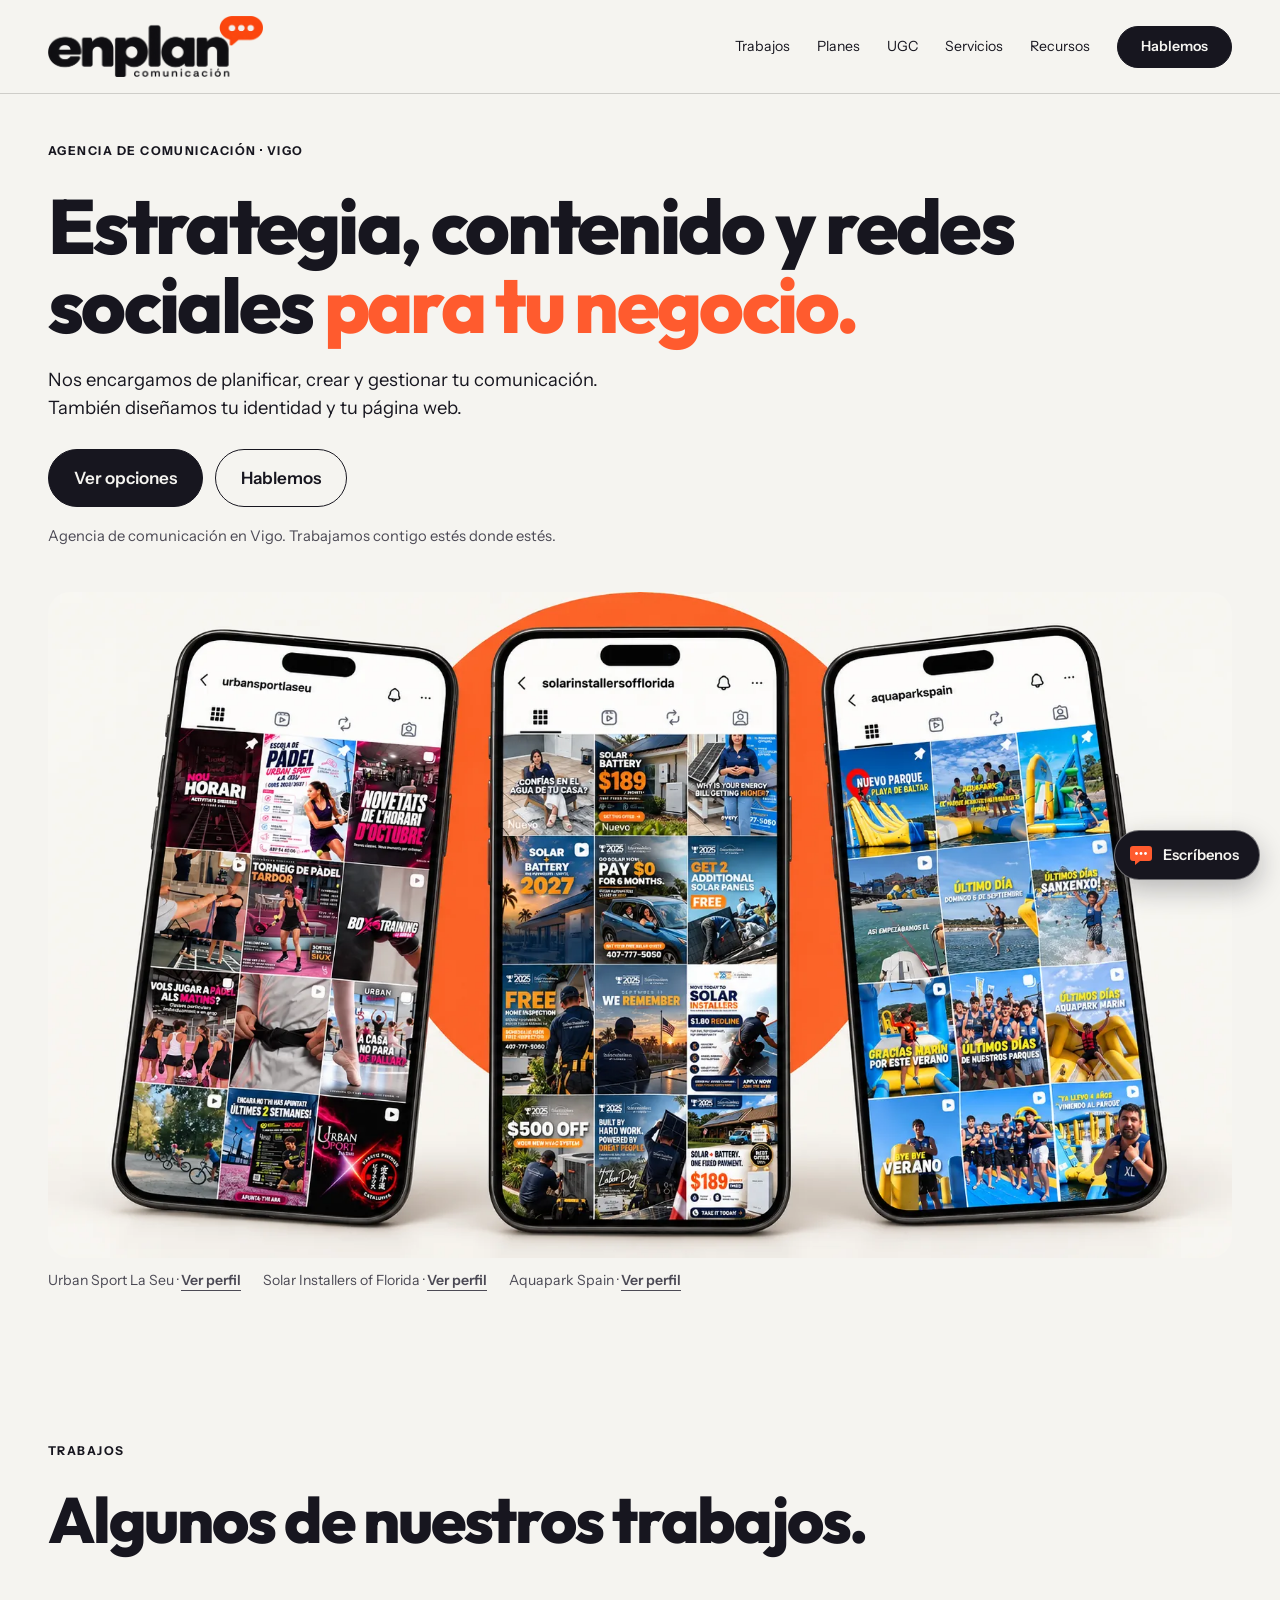
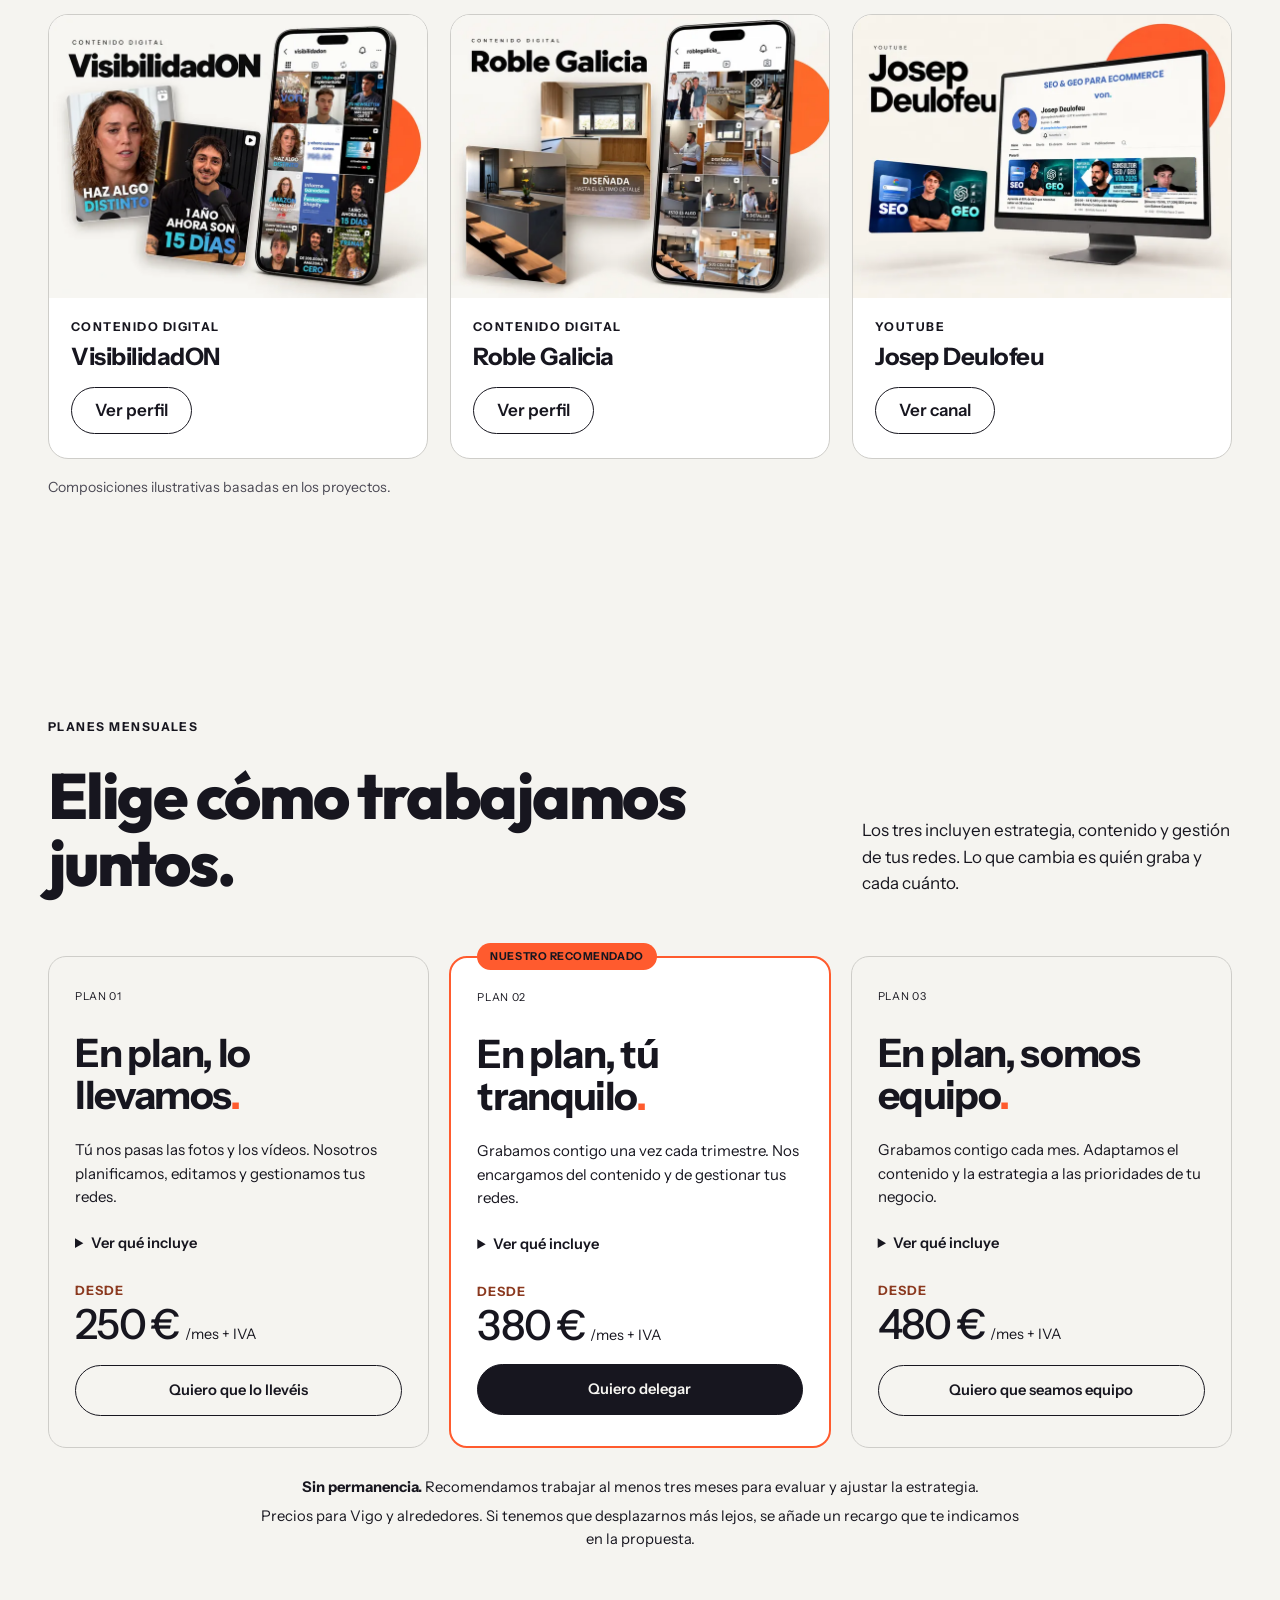
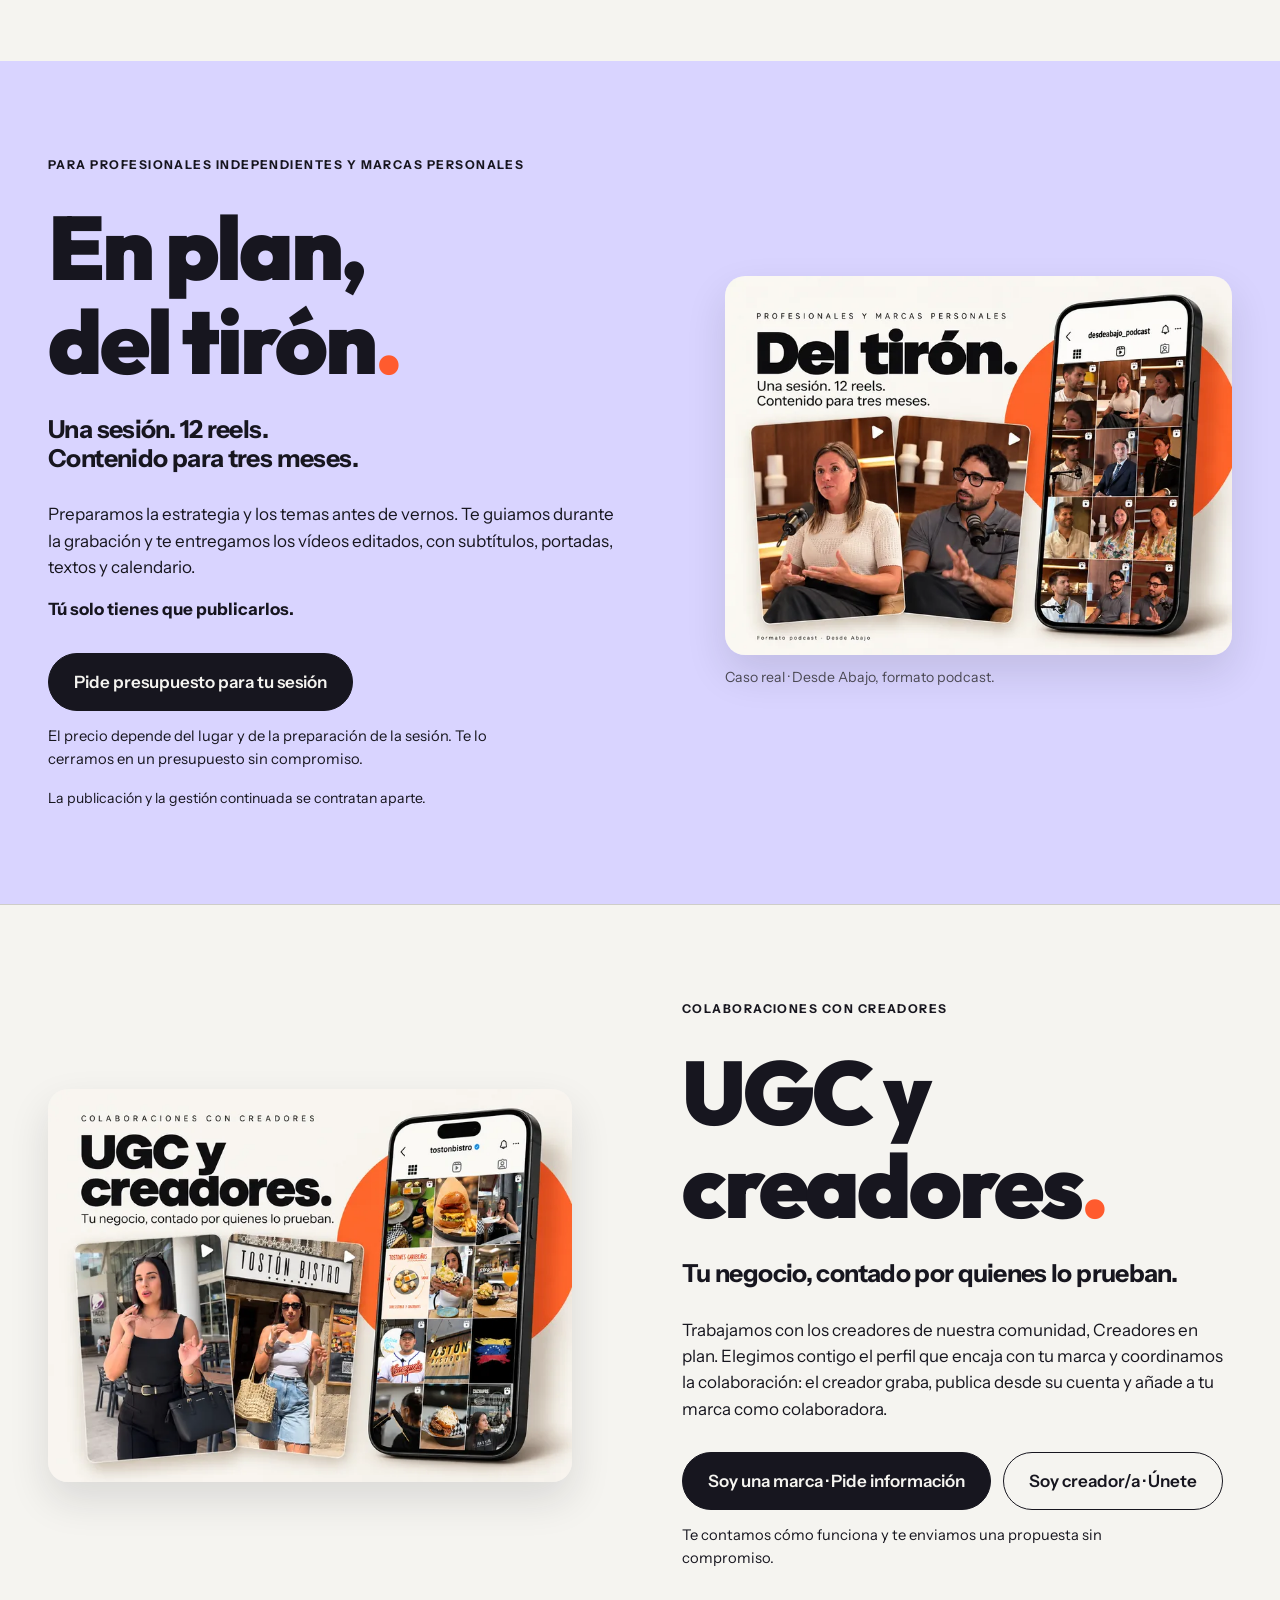
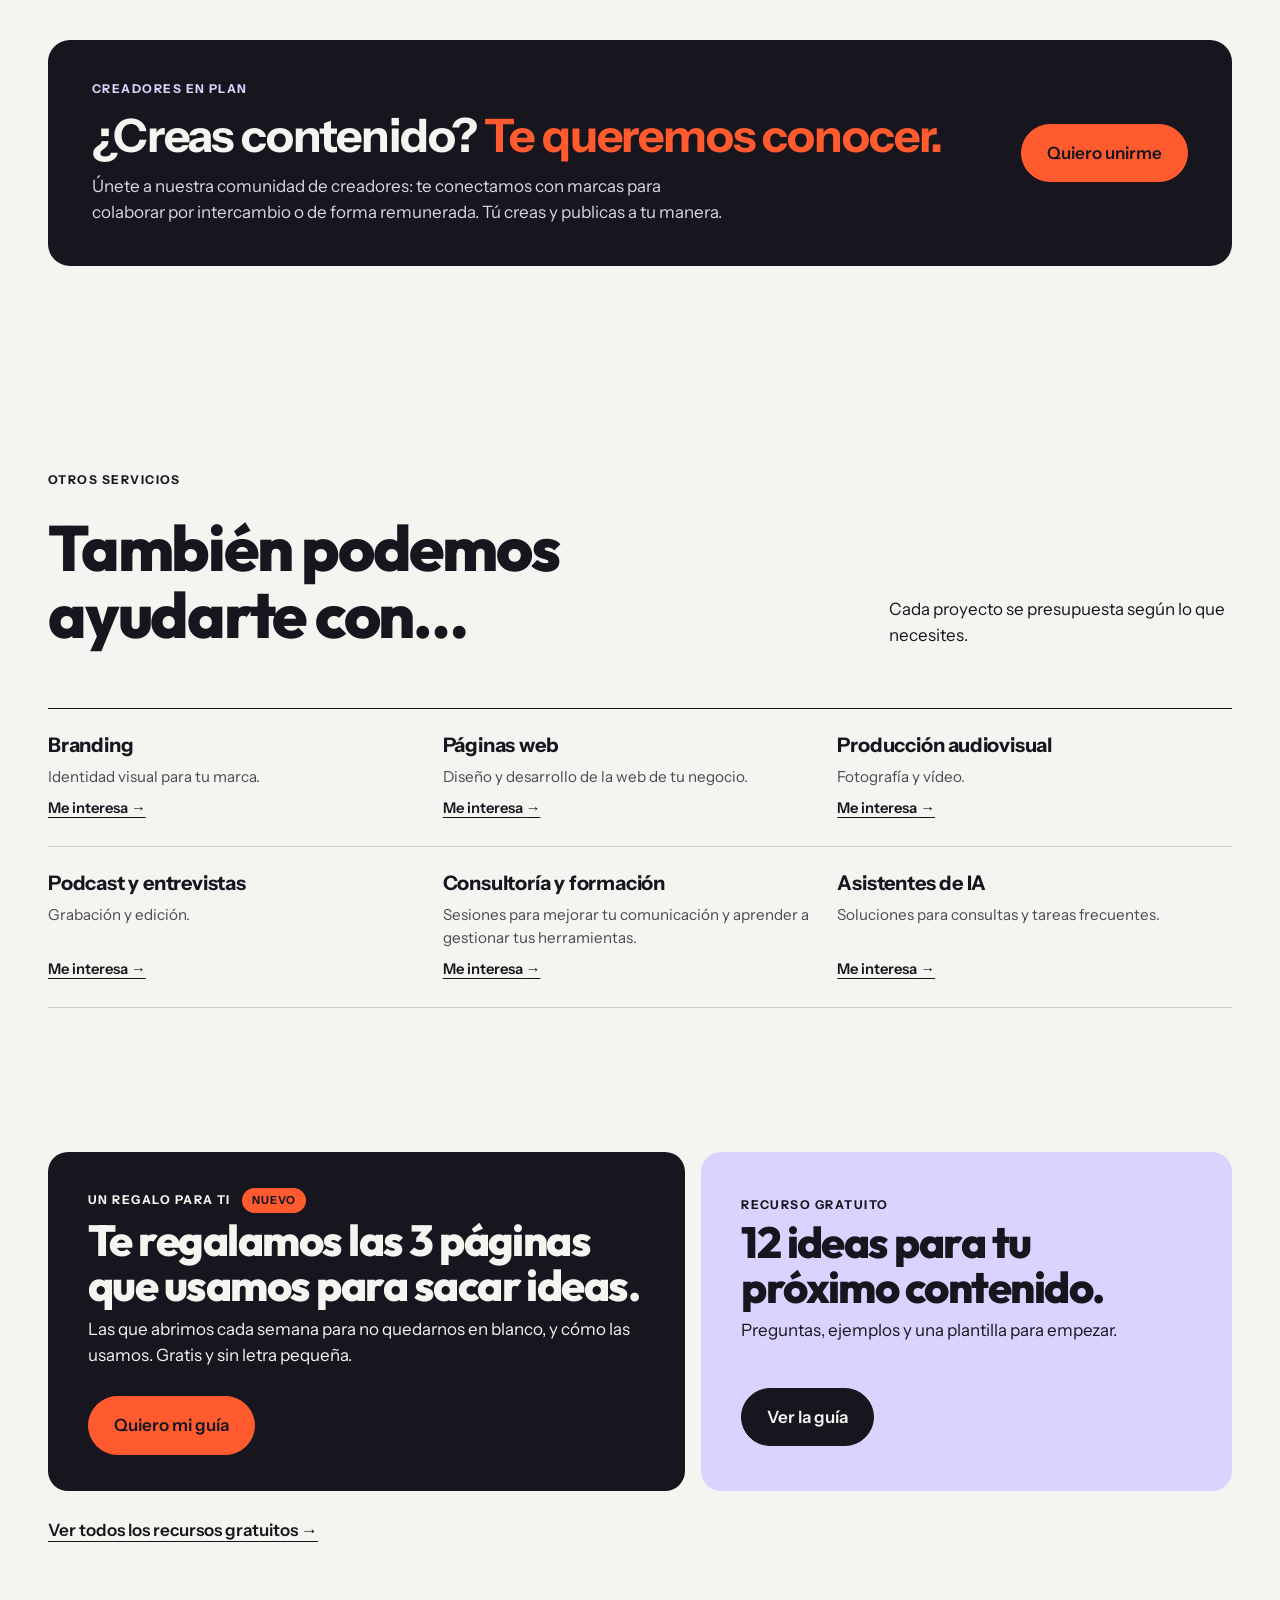
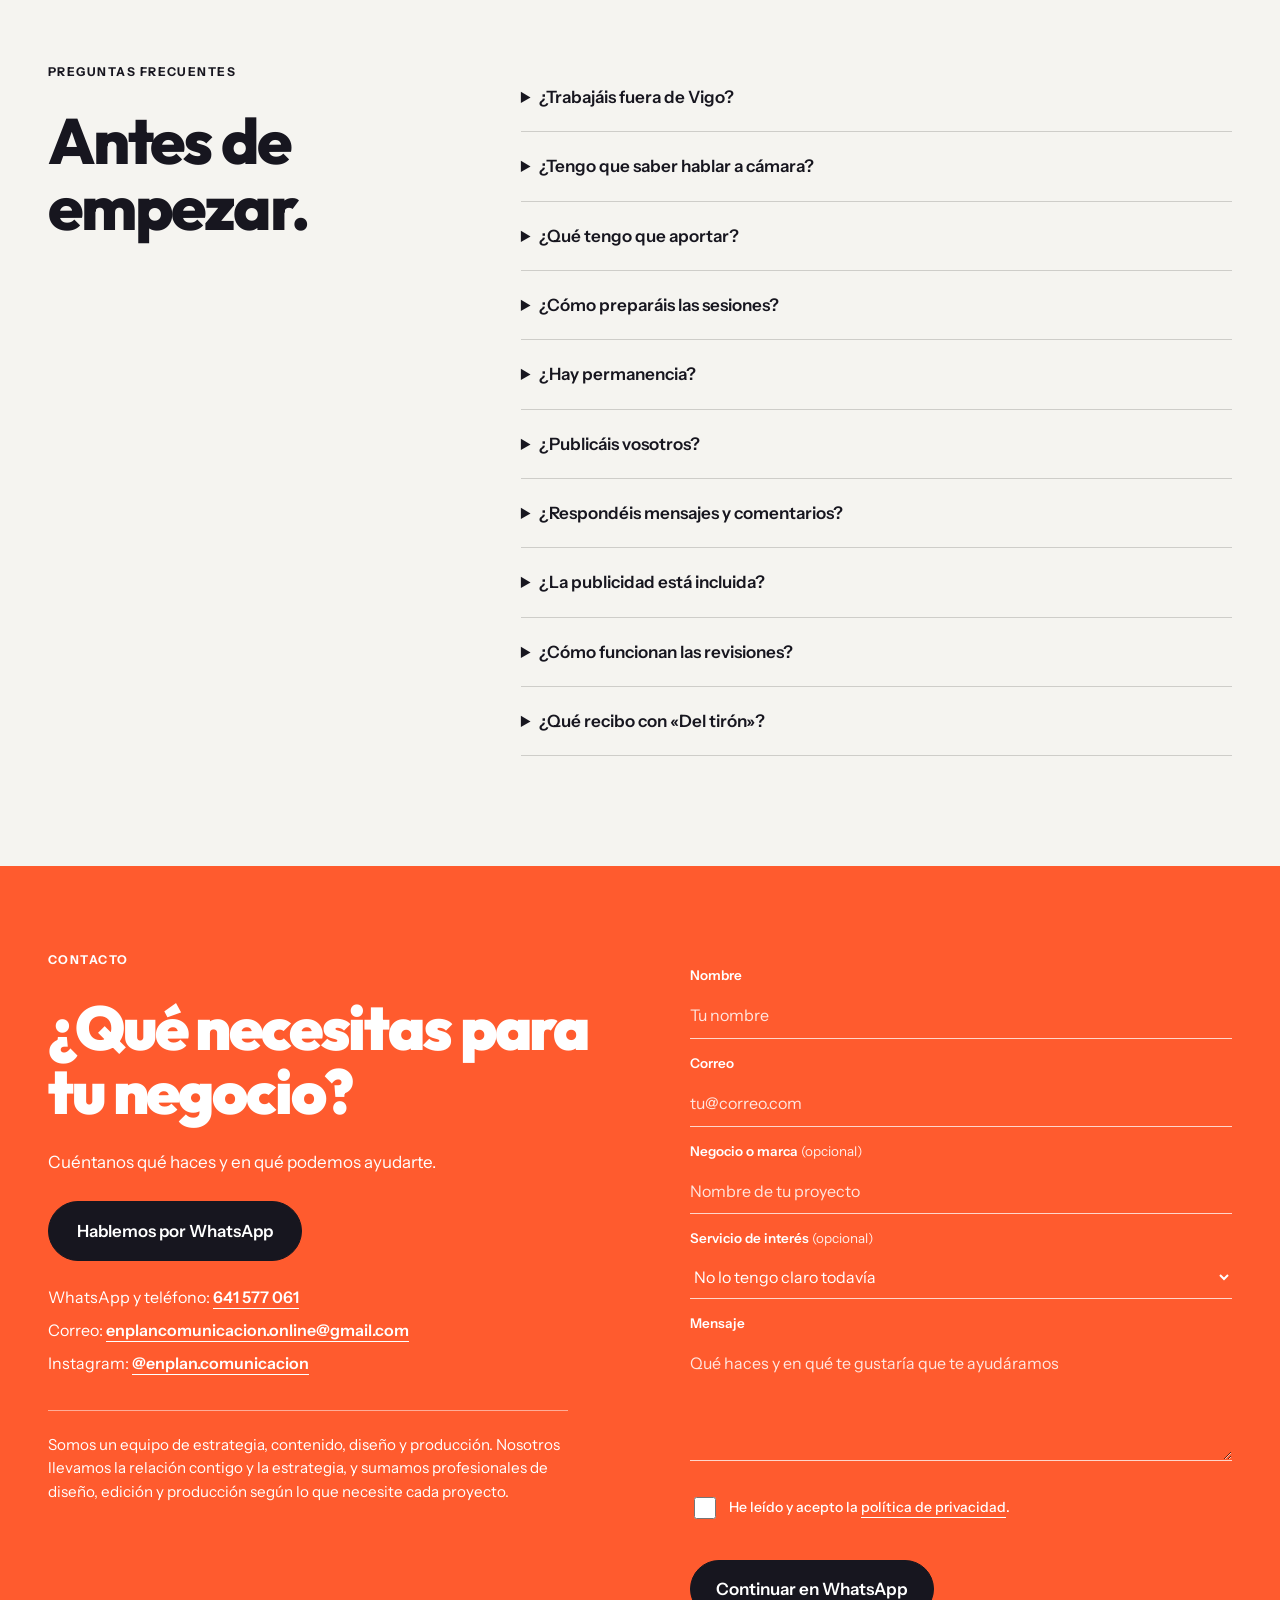
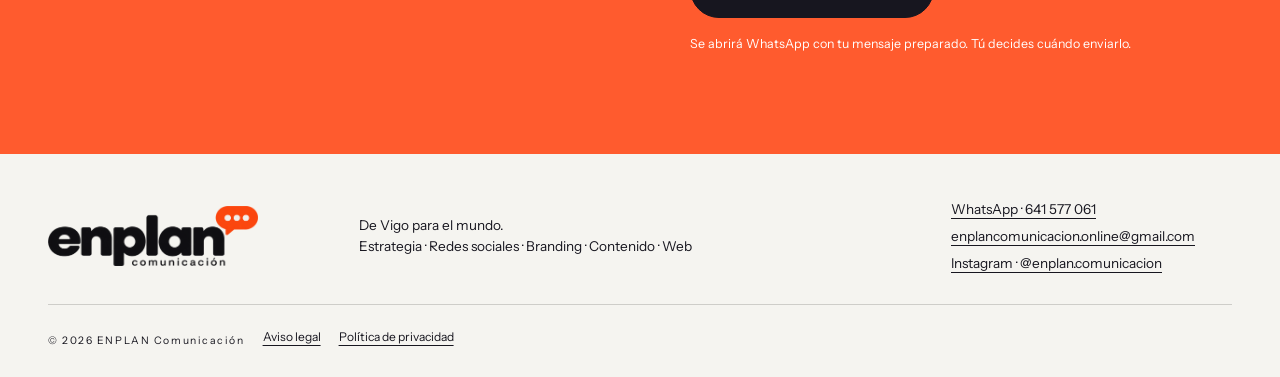
<file: index.html>
<!doctype html>
<html lang="es">
<head>
<meta charset="utf-8">
<meta name="viewport" content="width=device-width,initial-scale=1,viewport-fit=cover">
<title>ENPLAN Comunicación · Agencia de comunicación en Vigo</title>
<meta name="description" content="Agencia de comunicación en Vigo: estrategia, redes sociales, branding, contenido y páginas web. Que tu marca se vea y conecte. De Vigo para el mundo.">
<meta name="robots" content="index,follow">
<link rel="canonical" href="https://enplancomunicacion.online/">
<meta name="theme-color" content="#F5F4F0">
<meta property="og:site_name" content="ENPLAN Comunicación">
<meta property="og:locale" content="es_ES">
<meta property="og:type" content="website">
<meta property="og:title" content="ENPLAN Comunicación · Agencia de comunicación en Vigo">
<meta property="og:description" content="Agencia de comunicación en Vigo: estrategia, redes sociales, branding, contenido y páginas web. Que tu marca se vea y conecte. De Vigo para el mundo.">
<meta property="og:url" content="https://enplancomunicacion.online/">
<meta property="og:image" content="https://enplancomunicacion.online/og-image.png">
<meta property="og:image:width" content="1200"><meta property="og:image:height" content="630">
<meta name="twitter:card" content="summary_large_image">
<link rel="icon" type="image/svg+xml" href="favicon.svg">
<link rel="apple-touch-icon" href="apple-touch-icon.png">
<link rel="preload" href="outfit-latin-800-normal.woff2" as="font" type="font/woff2" crossorigin><link rel="preload" href="instrument-sans-latin-400-normal.woff2" as="font" type="font/woff2" crossorigin>
<link rel="stylesheet" href="styles.css">
<script>document.documentElement.classList.add("js")</script>
<script type="application/ld+json">
{"@context":"https://schema.org","@type":"ProfessionalService","name":"ENPLAN Comunicación","description":"Agencia de comunicación en Vigo: estrategia, redes sociales, branding, contenido y páginas web.","url":"https://enplancomunicacion.online/","logo":"https://enplancomunicacion.online/logo-enplan.png","image":"https://enplancomunicacion.online/og-image.png","email":"enplancomunicacion.online@gmail.com","telephone":"+34641577061","address":{"@type":"PostalAddress","addressLocality":"Vigo","addressRegion":"Pontevedra","postalCode":"36202","addressCountry":"ES"},"areaServed":["Vigo","Galicia","España"],"sameAs":["https://www.instagram.com/enplan.comunicacion/"],"priceRange":"€€"}
</script>
</head>
<body>
<a class="skip" href="#contenido">Saltar al contenido</a>
<header class="header"><a class="brand" href="#inicio" aria-label="ENPLAN Comunicación, inicio"><img class="logo-completo" src="logo-enplan.png" alt="ENPLAN Comunicación" width="900" height="257"></a><button class="menu-toggle" aria-expanded="false" aria-controls="navigation">Menú</button><nav id="navigation" aria-label="Principal"><a href="#trabajos">Trabajos</a><a href="#planes">Planes</a><a href="#ugc">UGC</a><a href="#servicios">Servicios</a><a href="#recursos">Recursos</a><a class="button small" href="#contacto">Hablemos</a></nav></header>
<main id="contenido">
<section class="hero wrap" id="inicio">
<div class="hero-text">
<span class="eyebrow">AGENCIA DE COMUNICACIÓN · VIGO</span>
<h1>Estrategia, contenido y redes sociales <span class="orange">para tu negocio.</span></h1>
<p class="hero-lead">Nos encargamos de planificar, crear y gestionar tu comunicación. También diseñamos tu identidad y tu página web.</p>
<div class="hero-actions"><a class="button" href="#planes">Ver opciones</a><a class="button outline" href="#contacto">Hablemos</a></div>
<p class="hero-note">Agencia de comunicación en Vigo. Trabajamos contigo estés donde estés.</p>
</div>
<figure class="hero-media"><picture><source type="image/webp" srcset="trabajos-redes-760.webp 760w, trabajos-redes.webp 1672w" sizes="(max-width: 760px) 100vw, 1240px"><img src="trabajos-redes.jpg" width="1672" height="941" alt="Tres móviles con los perfiles de Instagram de Urban Sport La Seu, Solar Installers of Florida y Aquapark Spain" decoding="async" fetchpriority="high"></picture>
<figcaption><span>Urban Sport La Seu · <a href="https://www.instagram.com/urbansportlaseu/" target="_blank" rel="noopener">Ver perfil</a></span><span>Solar Installers of Florida · <a href="https://www.instagram.com/solarinstallersofflorida/" target="_blank" rel="noopener">Ver perfil</a></span><span>Aquapark Spain · <a href="https://www.instagram.com/aquaparkspain/" target="_blank" rel="noopener">Ver perfil</a></span></figcaption></figure>
</section>

<section class="section wrap" id="trabajos">
<div class="section-heading"><div><span class="eyebrow">TRABAJOS</span><h2>Algunos de nuestros trabajos.</h2></div></div>
<div class="works">
<article class="work-card"><picture><source type="image/webp" srcset="visibilidadon-760.webp 760w, visibilidadon.webp 1448w" sizes="(max-width: 760px) 100vw, 33vw"><img src="visibilidadon.jpg" width="1448" height="1086" alt="Composición con reels y el perfil de Instagram de VisibilidadON" decoding="async" loading="lazy"></picture><div class="work-body"><span class="eyebrow">CONTENIDO DIGITAL</span><h3>VisibilidadON</h3><a class="button outline small" href="https://www.instagram.com/visibilidadon/" target="_blank" rel="noopener">Ver perfil<span class="visually-hidden"> de VisibilidadON (se abre en otra pestaña)</span></a></div></article>
<article class="work-card"><picture><source type="image/webp" srcset="roble-galicia-760.webp 760w, roble-galicia.webp 1448w" sizes="(max-width: 760px) 100vw, 33vw"><img src="roble-galicia.jpg" width="1448" height="1086" alt="Composición con fotos de cocinas y el perfil de Instagram de Roble Galicia" decoding="async" loading="lazy"></picture><div class="work-body"><span class="eyebrow">CONTENIDO DIGITAL</span><h3>Roble Galicia</h3><a class="button outline small" href="https://www.instagram.com/roblegalicia_/" target="_blank" rel="noopener">Ver perfil<span class="visually-hidden"> de Roble Galicia (se abre en otra pestaña)</span></a></div></article>
<article class="work-card"><picture><source type="image/webp" srcset="josep-deulofeu-760.webp 760w, josep-deulofeu.webp 1448w" sizes="(max-width: 760px) 100vw, 33vw"><img src="josep-deulofeu.jpg" width="1448" height="1086" alt="Composición con una miniatura y el canal de YouTube de Josep Deulofeu" decoding="async" loading="lazy"></picture><div class="work-body"><span class="eyebrow">YOUTUBE</span><h3>Josep Deulofeu</h3><a class="button outline small" href="https://www.youtube.com/@josepdeulofeuSEO" target="_blank" rel="noopener">Ver canal<span class="visually-hidden"> de Josep Deulofeu (se abre en otra pestaña)</span></a></div></article>
</div>
<p class="works-note">Composiciones ilustrativas basadas en los proyectos.</p>
</section>

<section class="section wrap" id="planes">
<div class="section-heading"><div><span class="eyebrow">PLANES MENSUALES</span><h2>Elige cómo trabajamos juntos.</h2></div><p>Los tres incluyen estrategia, contenido y gestión de tus redes. Lo que cambia es quién graba y cada cuánto.</p></div>
<div class="plans"><article class="plan"><span class="plan-number">PLAN 01</span><h3>En plan, lo llevamos<span>.</span></h3><p class="plan-desc">Tú nos pasas las fotos y los vídeos. Nosotros planificamos, editamos y gestionamos tus redes.</p><details><summary>Ver qué incluye</summary><ul><li>Orientación para crear y enviarnos tu material</li><li>4 reels y 4 posts o carruseles al mes</li><li>Estrategia, planificación y calendario mensual</li><li>Guiones, textos, edición y diseño</li><li>Programación y publicación</li><li>Optimización inicial del perfil</li><li>Informe mensual</li><li>Orientación por WhatsApp de lunes a viernes en horario laboral</li><li>Una ronda de cambios por entrega · carruseles de hasta cinco diapositivas</li></ul></details><div class="price"><small>Desde</small> 250 €<span>/mes + IVA</span></div><a class="button outline" href="#contacto" data-plan="En plan, lo llevamos">Quiero que lo llevéis</a></article><article class="plan recommended"><span class="recommended-tag">NUESTRO RECOMENDADO</span><span class="plan-number">PLAN 02</span><h3>En plan, tú tranquilo<span>.</span></h3><p class="plan-desc">Grabamos contigo una vez cada trimestre. Nos encargamos del contenido y de gestionar tus redes.</p><details><summary>Ver qué incluye</summary><ul><li>Sesión de grabación trimestral de hasta tres horas</li><li>Ideas, preparación y dirección de la sesión</li><li>Una campaña mensual de Meta Ads de tres días, con la inversión incluida</li><li>4 reels y 4 posts o carruseles al mes</li><li>Estrategia, planificación y calendario mensual</li><li>Guiones, textos, edición y diseño</li><li>Programación y publicación</li><li>Optimización inicial del perfil</li><li>Informe mensual</li><li>Orientación por WhatsApp de lunes a viernes en horario laboral</li><li>Una ronda de cambios por entrega · carruseles de hasta cinco diapositivas</li></ul></details><div class="price"><small>Desde</small> 380 €<span>/mes + IVA</span></div><a class="button" href="#contacto" data-plan="En plan, tú tranquilo">Quiero delegar</a></article><article class="plan"><span class="plan-number">PLAN 03</span><h3>En plan, somos equipo<span>.</span></h3><p class="plan-desc">Grabamos contigo cada mes. Adaptamos el contenido y la estrategia a las prioridades de tu negocio.</p><details><summary>Ver qué incluye</summary><ul><li>Sesión de grabación mensual de hasta una hora y media</li><li>Reunión mensual y un objetivo comercial principal</li><li>Seguimiento de resultados y oportunidades registradas</li><li>Una campaña mensual de Meta Ads de tres días, con la inversión incluida</li><li>4 reels y 4 posts o carruseles al mes</li><li>Estrategia, planificación y calendario mensual</li><li>Guiones, textos, edición y diseño</li><li>Programación y publicación</li><li>Optimización inicial del perfil</li><li>Informe mensual</li><li>Orientación por WhatsApp de lunes a viernes en horario laboral</li><li>Una ronda de cambios por entrega · carruseles de hasta cinco diapositivas</li></ul></details><div class="price"><small>Desde</small> 480 €<span>/mes + IVA</span></div><a class="button outline" href="#contacto" data-plan="En plan, somos equipo">Quiero que seamos equipo</a></article></div>
<div class="plan-notes"><p><strong>Sin permanencia.</strong> Recomendamos trabajar al menos tres meses para evaluar y ajustar la estrategia.</p><p>Precios para Vigo y alrededores. Si tenemos que desplazarnos más lejos, se añade un recargo que te indicamos en la propuesta.</p></div>
</section>

<section class="batch lavender" id="del-tiron"><div class="wrap batch-grid">
<div><span class="eyebrow">PARA PROFESIONALES INDEPENDIENTES Y MARCAS PERSONALES</span><h2>En plan,<br>del tirón<span class="orange">.</span></h2><p class="batch-subtitle">Una sesión. 12 reels.<br>Contenido para tres meses.</p><p>Preparamos la estrategia y los temas antes de vernos. Te guiamos durante la grabación y te entregamos los vídeos editados, con subtítulos, portadas, textos y calendario.</p><p><strong>Tú solo tienes que publicarlos.</strong></p><div class="batch-buy"><a class="button" href="#contacto" data-plan="En plan, del tirón">Pide presupuesto para tu sesión</a></div><p class="batch-quote">El precio depende del lugar y de la preparación de la sesión. Te lo cerramos en un presupuesto sin compromiso.</p><p class="fine">La publicación y la gestión continuada se contratan aparte.</p></div>
<figure class="batch-media"><picture><source type="image/webp" srcset="del-tiron-desdeabajo-760.webp 760w, del-tiron-desdeabajo.webp 1448w" sizes="(max-width: 760px) 100vw, 50vw"><img src="del-tiron-desdeabajo.jpg" width="1448" height="1086" alt="Del tirón en formato podcast: reels de Desde Abajo con varios invitados grabados en una misma sesión" decoding="async" loading="lazy"></picture><figcaption>Caso real · Desde Abajo, formato podcast.</figcaption></figure>
</div></section>

<section class="batch ugc" id="ugc"><div class="wrap batch-grid">
<figure class="batch-media"><picture><source type="image/webp" srcset="ugc-creadores-760.webp 760w, ugc-creadores.webp 1448w" sizes="(max-width: 760px) 100vw, 50vw"><img src="ugc-creadores.jpg" width="1448" height="1086" alt="Vídeos de creadoras de contenido para Tostón Bistro y su perfil de Instagram" decoding="async" loading="lazy"></picture></figure>
<div><span class="eyebrow">COLABORACIONES CON CREADORES</span><h2>UGC y<br>creadores<span class="orange">.</span></h2><p class="batch-subtitle">Tu negocio, contado por quienes lo prueban.</p><p>Trabajamos con los creadores de nuestra comunidad, Creadores en plan. Elegimos contigo el perfil que encaja con tu marca y coordinamos la colaboración: el creador graba, publica desde su cuenta y añade a tu marca como colaboradora.</p><div class="batch-buy ugc-actions"><a class="button" href="#contacto" data-plan="UGC y creadores">Soy una marca · Pide información</a><a class="button outline" href="creadores.html">Soy creador/a · Únete</a></div><p class="batch-quote">Te contamos cómo funciona y te enviamos una propuesta sin compromiso.</p></div>
</div>
<div class="wrap"><a class="creators-cta" href="creadores.html"><div><span class="eyebrow">CREADORES EN PLAN</span><h3>¿Creas contenido? <span class="orange">Te queremos conocer.</span></h3><p>Únete a nuestra comunidad de creadores: te conectamos con marcas para colaborar por intercambio o de forma remunerada. Tú creas y publicas a tu manera.</p></div><span class="button">Quiero unirme</span></a></div>
</section>

<section class="section wrap" id="servicios">
<div class="section-heading"><div><span class="eyebrow">OTROS SERVICIOS</span><h2>También podemos ayudarte con…</h2></div><p>Cada proyecto se presupuesta según lo que necesites.</p></div>
<ul class="services-grid"><li><h3>Branding</h3><p>Identidad visual para tu marca.</p><a href="#contacto" data-plan="Branding">Me interesa<span class="visually-hidden">: Branding</span> →</a></li><li><h3>Páginas web</h3><p>Diseño y desarrollo de la web de tu negocio.</p><a href="#contacto" data-plan="Páginas web">Me interesa<span class="visually-hidden">: Páginas web</span> →</a></li><li><h3>Producción audiovisual</h3><p>Fotografía y vídeo.</p><a href="#contacto" data-plan="Producción audiovisual">Me interesa<span class="visually-hidden">: Producción audiovisual</span> →</a></li><li><h3>Podcast y entrevistas</h3><p>Grabación y edición.</p><a href="#contacto" data-plan="Podcast y entrevistas">Me interesa<span class="visually-hidden">: Podcast y entrevistas</span> →</a></li><li><h3>Consultoría y formación</h3><p>Sesiones para mejorar tu comunicación y aprender a gestionar tus herramientas.</p><a href="#contacto" data-plan="Consultoría y formación">Me interesa<span class="visually-hidden">: Consultoría y formación</span> →</a></li><li><h3>Asistentes de IA</h3><p>Soluciones para consultas y tareas frecuentes.</p><a href="#contacto" data-plan="Asistentes de IA">Me interesa<span class="visually-hidden">: Asistentes de IA</span> →</a></li></ul>
</section>

<section class="wrap" id="recursos"><div class="resources"><div class="resource-card featured"><div><span class="eyebrow">UN REGALO PARA TI <span class="new">NUEVO</span></span><h2>Te regalamos las 3 páginas que usamos para sacar ideas.</h2><p>Las que abrimos cada semana para no quedarnos en blanco, y cómo las usamos. Gratis y sin letra pequeña.</p></div><a class="button" href="herramientas.html">Quiero mi guía</a></div><div class="resource-card"><div><span class="eyebrow">RECURSO GRATUITO</span><h2>12 ideas para tu próximo contenido.</h2><p>Preguntas, ejemplos y una plantilla para empezar.</p></div><a class="button" href="guia.html">Ver la guía</a></div></div><a class="resources-all" href="recursos.html">Ver todos los recursos gratuitos →</a></section>

<section class="section wrap faq" id="preguntas"><div><span class="eyebrow">PREGUNTAS FRECUENTES</span><h2>Antes de empezar.</h2></div><div id="faq-list"><details><summary>¿Trabajáis fuera de Vigo?</summary><p>Sí. Podemos desplazarnos y, si estás lejos, organizamos contigo la mejor forma de trabajar. Los posibles gastos de desplazamiento se concretan en la propuesta.</p></details><details><summary>¿Tengo que saber hablar a cámara?</summary><p>No. Preparamos los temas contigo y te guiamos durante la grabación.</p></details><details><summary>¿Qué tengo que aportar?</summary><p>Información sobre tu negocio y acceso al material o herramientas que necesitemos. En «Lo llevamos», también aportas las fotos y los vídeos, con nuestra orientación.</p></details><details><summary>¿Cómo preparáis las sesiones?</summary><p>Definimos la estrategia, proponemos los temas y coordinamos contigo la sesión antes de grabar.</p></details><details><summary>¿Hay permanencia?</summary><p>No. Recomendamos al menos tres meses para poner en marcha la estrategia, observar la respuesta y ajustar.</p></details><details><summary>¿Publicáis vosotros?</summary><p>Sí, en los planes de gestión. Si prefieres publicar tú, podemos entregarte el contenido preparado. En «Del tirón», publicas tú.</p></details><details><summary>¿Respondéis mensajes y comentarios?</summary><p>La atención diaria a mensajes y comentarios no está incluida. Podemos detectar y derivar consultas, pero recomendamos que las respuestas sobre tu negocio las dé alguien de tu equipo.</p></details><details><summary>¿La publicidad está incluida?</summary><p>«Tú tranquilo» y «Somos equipo» incluyen una campaña de Meta Ads de tres días al mes. La inversión publicitaria está incluida en la cuota y se ajusta a la campaña.</p></details><details><summary>¿Cómo funcionan las revisiones?</summary><p>Compartimos el contenido en una carpeta para que lo revises. Incluimos una ronda de cambios. Si no recibimos observaciones en dos días laborables, seguimos con la publicación prevista.</p></details><details><summary>¿Qué recibo con «Del tirón»?</summary><p>Doce reels editados, con subtítulos, portadas, textos y calendario para distribuirlos durante doce semanas.</p></details></div></section>

<section class="contact orange-bg" id="contacto"><div class="wrap contact-grid">
<div><span class="eyebrow">CONTACTO</span><h2>¿Qué necesitas para tu negocio?</h2><p>Cuéntanos qué haces y en qué podemos ayudarte.</p>
<a class="button wa-main" href="https://wa.me/34641577061?text=Hola%2C%20ENPLAN.%20Me%20gustar%C3%ADa%20hablar%20de%20mi%20negocio." target="_blank" rel="noopener">Hablemos por WhatsApp</a>
<ul class="contact-list"><li>WhatsApp y teléfono: <a href="tel:+34641577061">641 577 061</a></li><li>Correo: <a href="mailto:enplancomunicacion.online@gmail.com">enplancomunicacion.online@gmail.com</a></li><li>Instagram: <a href="https://www.instagram.com/enplan.comunicacion/" target="_blank" rel="noopener">@enplan.comunicacion</a></li></ul>
<p class="team-line">Somos un equipo de estrategia, contenido, diseño y producción. Nosotros llevamos la relación contigo y la estrategia, y sumamos profesionales de diseño, edición y producción según lo que necesite cada proyecto.</p></div>
<form id="contact-form" novalidate>
<label for="name">Nombre</label><input id="name" name="name" required autocomplete="name" placeholder="Tu nombre">
<label for="email">Correo</label><input id="email" name="email" type="email" required autocomplete="email" placeholder="tu@correo.com">
<label for="business">Negocio o marca <span class="optional">(opcional)</span></label><input id="business" name="business" autocomplete="organization" placeholder="Nombre de tu proyecto">
<label for="interest">Servicio de interés <span class="optional">(opcional)</span></label><select id="interest" name="interest"><option>No lo tengo claro todavía</option><option>En plan, lo llevamos</option><option>En plan, tú tranquilo</option><option>En plan, somos equipo</option><option>En plan, del tirón</option><option>UGC y creadores</option><option>Branding</option><option>Páginas web</option><option>Producción audiovisual</option><option>Podcast y entrevistas</option><option>Consultoría y formación</option><option>Asistentes de IA</option></select>
<label for="message">Mensaje</label><textarea id="message" name="message" rows="4" required placeholder="Qué haces y en qué te gustaría que te ayudáramos"></textarea>
<input type="checkbox" name="botcheck" class="hp" tabindex="-1" autocomplete="off" aria-hidden="true">
<label class="consent" for="consent"><input type="checkbox" id="consent" name="consent" required><span>He leído y acepto la <a href="privacidad.html">política de privacidad</a>.</span></label>
<button class="button ink" type="submit" id="submit-button">Continuar en WhatsApp</button>
<p class="fine" id="form-note">Se abrirá WhatsApp con tu mensaje preparado. Tú decides cuándo enviarlo.</p>
<p role="status" id="form-status" class="form-status"></p>
</form>
</div></section>
</main>
<footer class="wrap footer"><div><a href="index.html" aria-label="ENPLAN Comunicación, inicio"><img class="logo-completo" src="logo-enplan.png" alt="ENPLAN Comunicación" width="900" height="257" loading="lazy"></a></div><p>De Vigo para el mundo.<br>Estrategia · Redes sociales · Branding · Contenido · Web</p><div class="footer-contact"><a href="https://wa.me/34641577061" target="_blank" rel="noopener">WhatsApp · 641 577 061</a><a href="mailto:enplancomunicacion.online@gmail.com">enplancomunicacion.online@gmail.com</a><a href="https://www.instagram.com/enplan.comunicacion/" target="_blank" rel="noopener">Instagram · @enplan.comunicacion</a></div><small class="footer-legal"><span>© <span id="year">2026</span> ENPLAN Comunicación</span><a href="aviso-legal.html">Aviso legal</a><a href="privacidad.html">Política de privacidad</a></small></footer>
<a class="wa-float" href="https://wa.me/34641577061?text=Hola%2C%20ENPLAN.%20Me%20gustar%C3%ADa%20hablar%20de%20mi%20negocio." target="_blank" rel="noopener" aria-label="Escríbenos por WhatsApp"><svg viewBox="0 0 24 24" aria-hidden="true"><path fill="#FF5B2E" d="M4 3h16a3 3 0 0 1 3 3v9a3 3 0 0 1-3 3h-9l-5 4v-4H4a3 3 0 0 1-3-3V6a3 3 0 0 1 3-3z"/><circle cx="7.5" cy="10.5" r="1.4" fill="#fff"/><circle cx="12" cy="10.5" r="1.4" fill="#fff"/><circle cx="16.5" cy="10.5" r="1.4" fill="#fff"/></svg><span>Escríbenos</span></a>
<script src="main.js"></script>
</body>
</html>
</file>
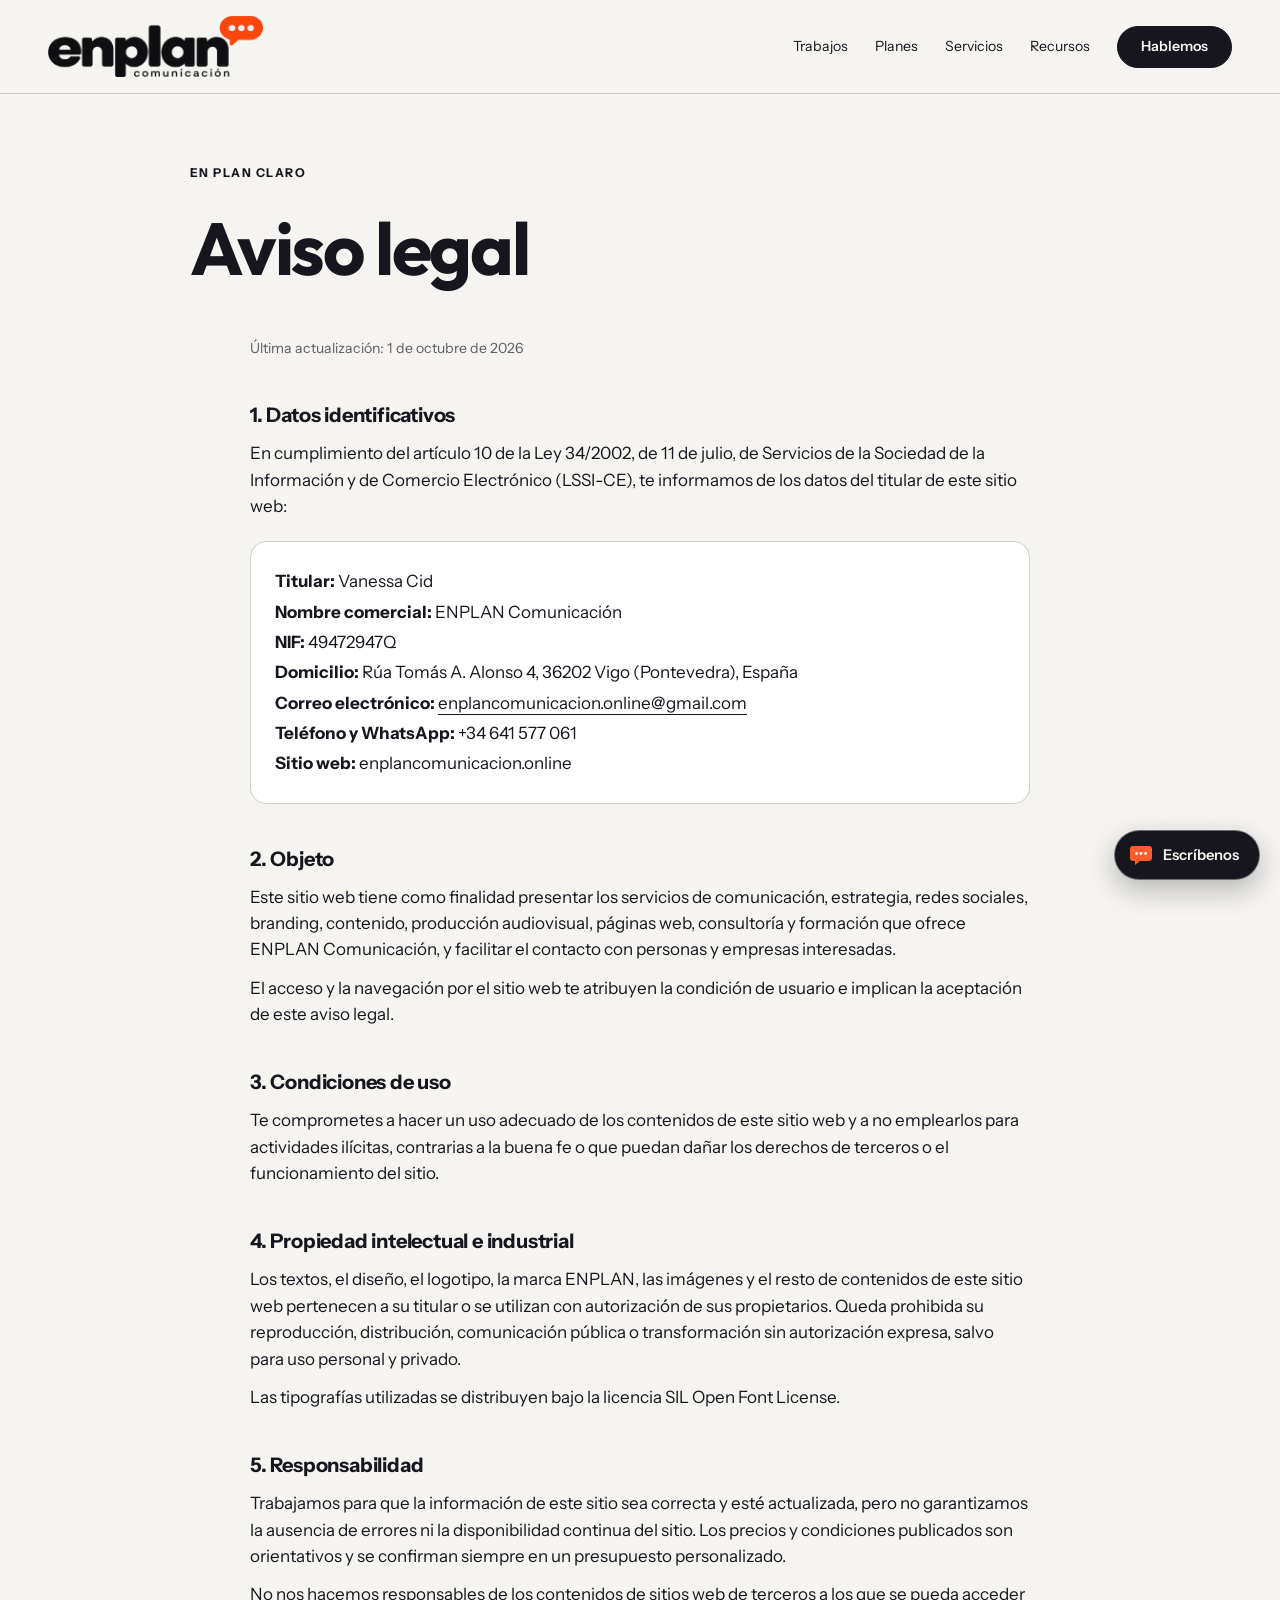
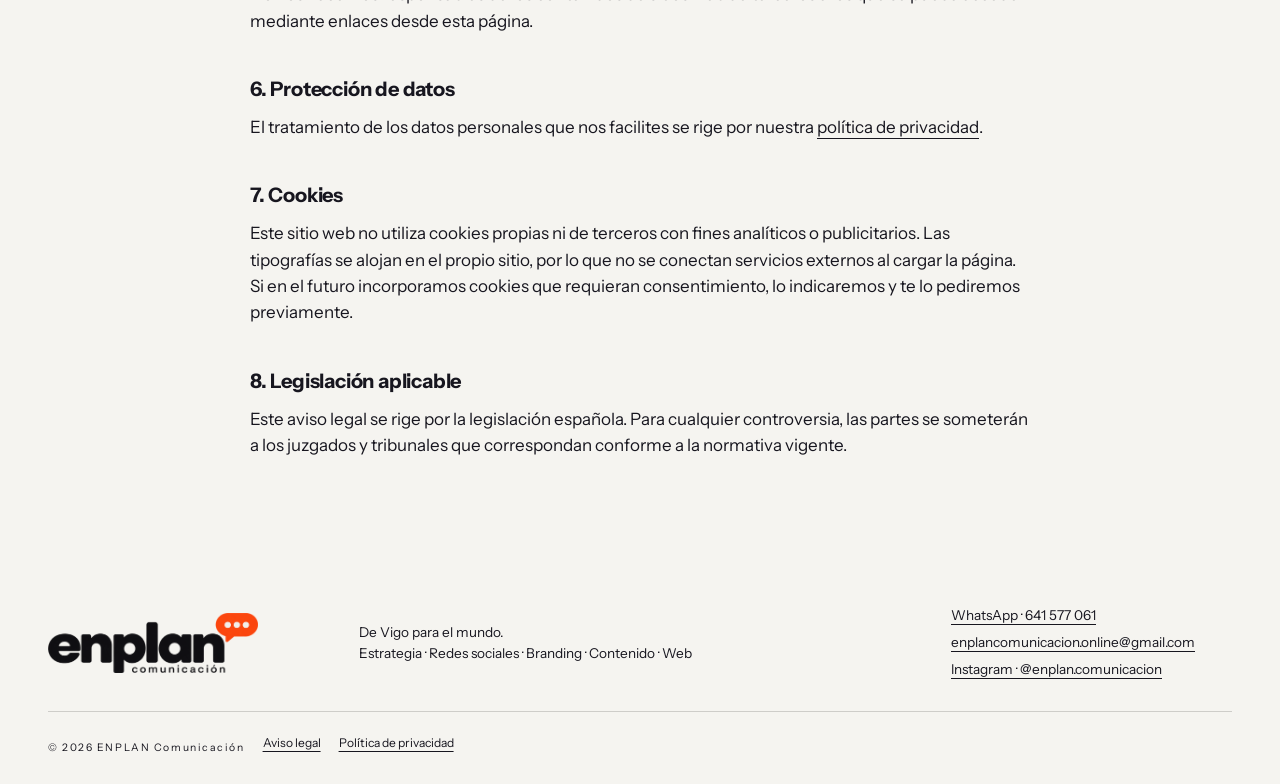
<file: aviso-legal.html>
<!doctype html>
<html lang="es">
<head>
<meta charset="utf-8">
<meta name="viewport" content="width=device-width,initial-scale=1,viewport-fit=cover">
<title>Aviso legal · ENPLAN Comunicación</title>
<meta name="description" content="Aviso legal de ENPLAN Comunicación, agencia de comunicación en Vigo.">
<meta name="robots" content="noindex,follow">
<link rel="canonical" href="https://enplancomunicacion.online/aviso-legal.html">
<meta name="theme-color" content="#F5F4F0">
<meta property="og:site_name" content="ENPLAN Comunicación">
<meta property="og:locale" content="es_ES">
<meta property="og:type" content="website">
<meta property="og:title" content="Aviso legal · ENPLAN Comunicación">
<meta property="og:description" content="Aviso legal de ENPLAN Comunicación, agencia de comunicación en Vigo.">
<meta property="og:url" content="https://enplancomunicacion.online/aviso-legal.html">
<meta property="og:image" content="https://enplancomunicacion.online/og-image.png">
<meta property="og:image:width" content="1200"><meta property="og:image:height" content="630">
<meta name="twitter:card" content="summary_large_image">
<link rel="icon" type="image/svg+xml" href="favicon.svg">
<link rel="apple-touch-icon" href="apple-touch-icon.png">
<link rel="preload" href="outfit-latin-800-normal.woff2" as="font" type="font/woff2" crossorigin>
<link rel="stylesheet" href="styles.css">
</head>
<body>
<a class="skip" href="#contenido">Saltar al contenido</a>
<header class="header"><a class="brand" href="index.html#inicio" aria-label="ENPLAN Comunicación, inicio"><img class="logo-completo" src="logo-enplan.png" alt="ENPLAN Comunicación" width="900" height="257"></a><button class="menu-toggle" aria-expanded="false" aria-controls="navigation">Menú</button><nav id="navigation" aria-label="Principal"><a href="index.html#trabajos">Trabajos</a><a href="index.html#planes">Planes</a><a href="index.html#servicios">Servicios</a><a href="recursos.html">Recursos</a><a class="button small" href="index.html#contacto">Hablemos</a></nav></header>
<main id="contenido"><section class="wrap page-head"><span class="eyebrow">EN PLAN CLARO</span><h1>Aviso legal</h1></section><section class="wrap legal"><p class="updated">Última actualización: 1 de octubre de 2026</p>

<h2>1. Datos identificativos</h2>
<p>En cumplimiento del artículo 10 de la Ley 34/2002, de 11 de julio, de Servicios de la Sociedad de la Información y de Comercio Electrónico (LSSI-CE), te informamos de los datos del titular de este sitio web:</p>
<div class="data">
<p><strong>Titular:</strong> Vanessa Cid</p>
<p><strong>Nombre comercial:</strong> ENPLAN Comunicación</p>
<p><strong>NIF:</strong> 49472947Q</p>
<p><strong>Domicilio:</strong> Rúa Tomás A. Alonso 4, 36202 Vigo (Pontevedra), España</p>
<p><strong>Correo electrónico:</strong> <a href="mailto:enplancomunicacion.online@gmail.com">enplancomunicacion.online@gmail.com</a></p>
<p><strong>Teléfono y WhatsApp:</strong> +34 641 577 061</p>
<p><strong>Sitio web:</strong> enplancomunicacion.online</p>
</div>

<h2>2. Objeto</h2>
<p>Este sitio web tiene como finalidad presentar los servicios de comunicación, estrategia, redes sociales, branding, contenido, producción audiovisual, páginas web, consultoría y formación que ofrece ENPLAN Comunicación, y facilitar el contacto con personas y empresas interesadas.</p>
<p>El acceso y la navegación por el sitio web te atribuyen la condición de usuario e implican la aceptación de este aviso legal.</p>

<h2>3. Condiciones de uso</h2>
<p>Te comprometes a hacer un uso adecuado de los contenidos de este sitio web y a no emplearlos para actividades ilícitas, contrarias a la buena fe o que puedan dañar los derechos de terceros o el funcionamiento del sitio.</p>

<h2>4. Propiedad intelectual e industrial</h2>
<p>Los textos, el diseño, el logotipo, la marca ENPLAN, las imágenes y el resto de contenidos de este sitio web pertenecen a su titular o se utilizan con autorización de sus propietarios. Queda prohibida su reproducción, distribución, comunicación pública o transformación sin autorización expresa, salvo para uso personal y privado.</p>
<p>Las tipografías utilizadas se distribuyen bajo la licencia SIL Open Font License.</p>

<h2>5. Responsabilidad</h2>
<p>Trabajamos para que la información de este sitio sea correcta y esté actualizada, pero no garantizamos la ausencia de errores ni la disponibilidad continua del sitio. Los precios y condiciones publicados son orientativos y se confirman siempre en un presupuesto personalizado.</p>
<p>No nos hacemos responsables de los contenidos de sitios web de terceros a los que se pueda acceder mediante enlaces desde esta página.</p>

<h2>6. Protección de datos</h2>
<p>El tratamiento de los datos personales que nos facilites se rige por nuestra <a href="privacidad.html">política de privacidad</a>.</p>

<h2>7. Cookies</h2>
<p>Este sitio web no utiliza cookies propias ni de terceros con fines analíticos o publicitarios. Las tipografías se alojan en el propio sitio, por lo que no se conectan servicios externos al cargar la página. Si en el futuro incorporamos cookies que requieran consentimiento, lo indicaremos y te lo pediremos previamente.</p>

<h2>8. Legislación aplicable</h2>
<p>Este aviso legal se rige por la legislación española. Para cualquier controversia, las partes se someterán a los juzgados y tribunales que correspondan conforme a la normativa vigente.</p></section></main>
<footer class="wrap footer"><div><a href="index.html" aria-label="ENPLAN Comunicación, inicio"><img class="logo-completo" src="logo-enplan.png" alt="ENPLAN Comunicación" width="900" height="257" loading="lazy"></a></div><p>De Vigo para el mundo.<br>Estrategia · Redes sociales · Branding · Contenido · Web</p><div class="footer-contact"><a href="https://wa.me/34641577061" target="_blank" rel="noopener">WhatsApp · 641 577 061</a><a href="mailto:enplancomunicacion.online@gmail.com">enplancomunicacion.online@gmail.com</a><a href="https://www.instagram.com/enplan.comunicacion/" target="_blank" rel="noopener">Instagram · @enplan.comunicacion</a></div><small class="footer-legal"><span>© <span id="year">2026</span> ENPLAN Comunicación</span><a href="aviso-legal.html">Aviso legal</a><a href="privacidad.html">Política de privacidad</a></small></footer>
<a class="wa-float" href="https://wa.me/34641577061?text=Hola%2C%20ENPLAN.%20Me%20gustar%C3%ADa%20hablar%20de%20mi%20negocio." target="_blank" rel="noopener" aria-label="Escríbenos por WhatsApp"><svg viewBox="0 0 24 24" aria-hidden="true"><path fill="#FF5B2E" d="M4 3h16a3 3 0 0 1 3 3v9a3 3 0 0 1-3 3h-9l-5 4v-4H4a3 3 0 0 1-3-3V6a3 3 0 0 1 3-3z"/><circle cx="7.5" cy="10.5" r="1.4" fill="#fff"/><circle cx="12" cy="10.5" r="1.4" fill="#fff"/><circle cx="16.5" cy="10.5" r="1.4" fill="#fff"/></svg><span>Escríbenos</span></a>
<script src="main.js"></script>
</body>
</html>
</file>
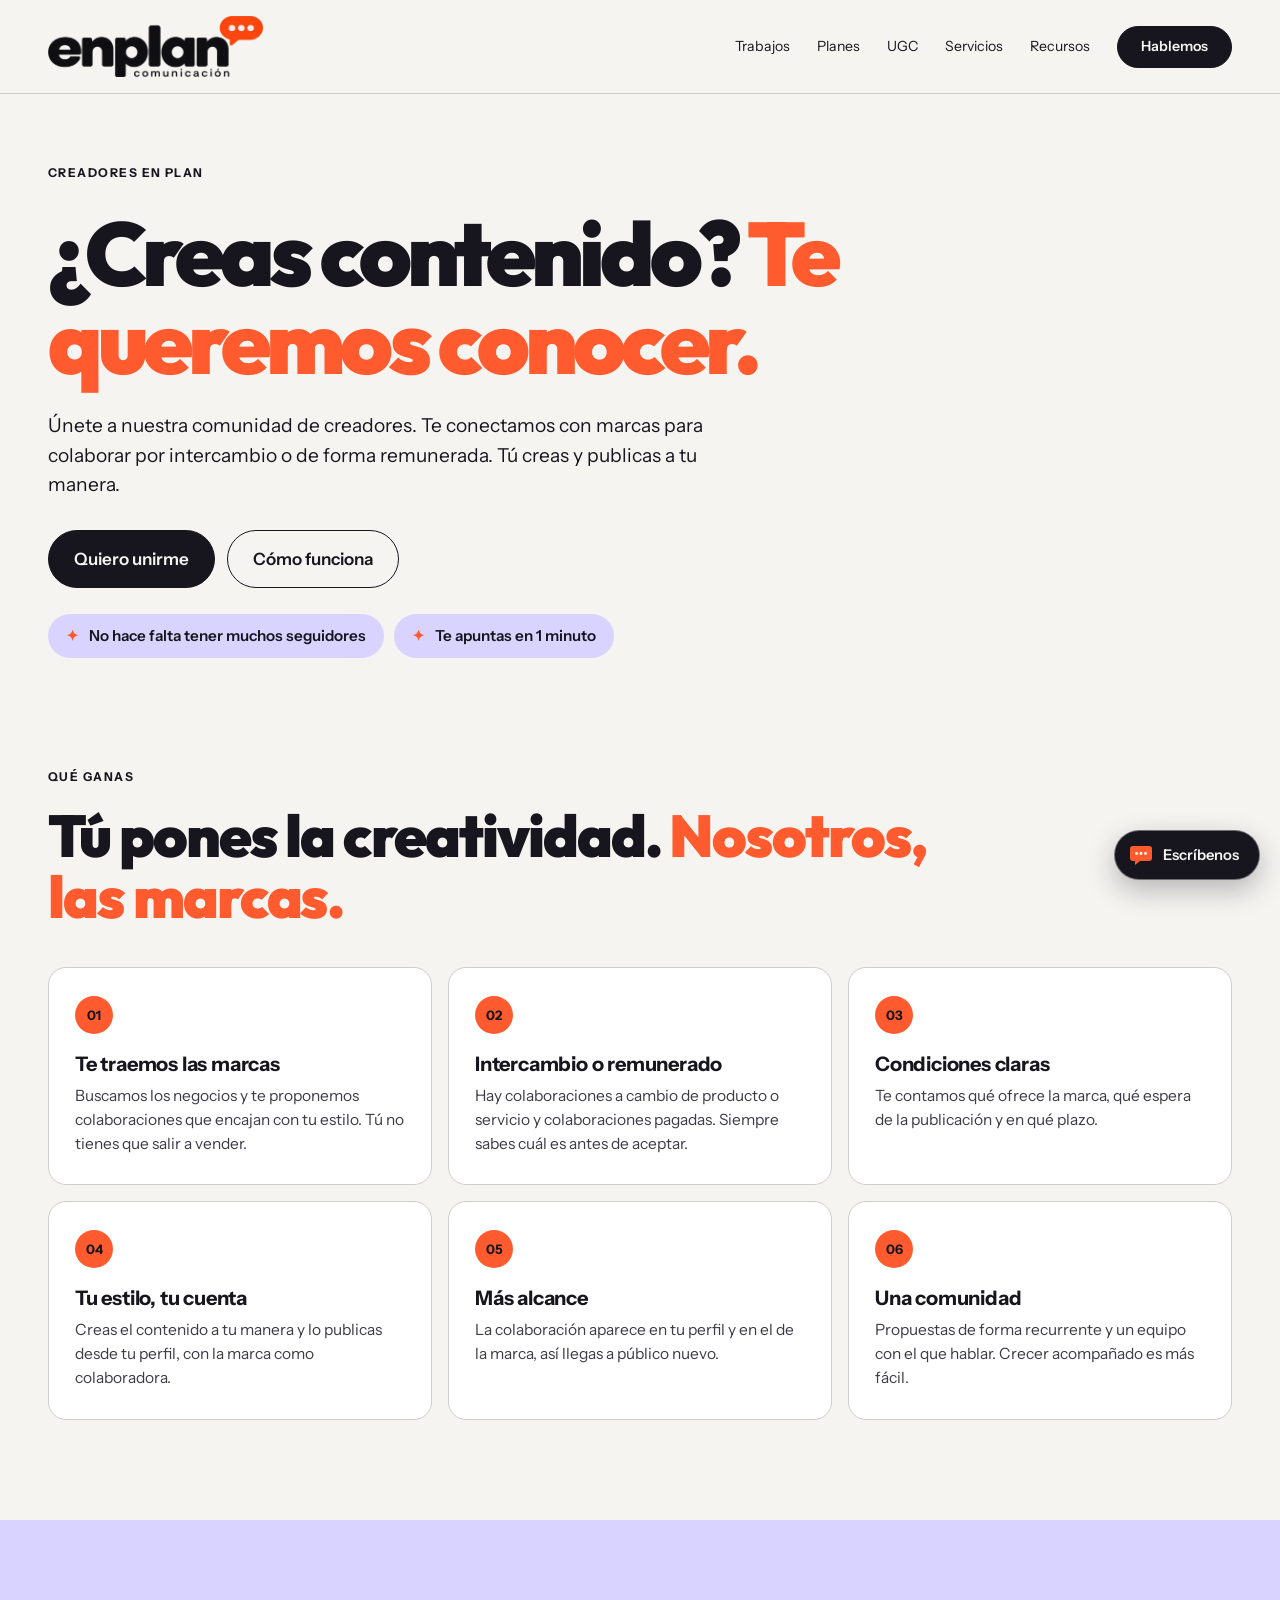
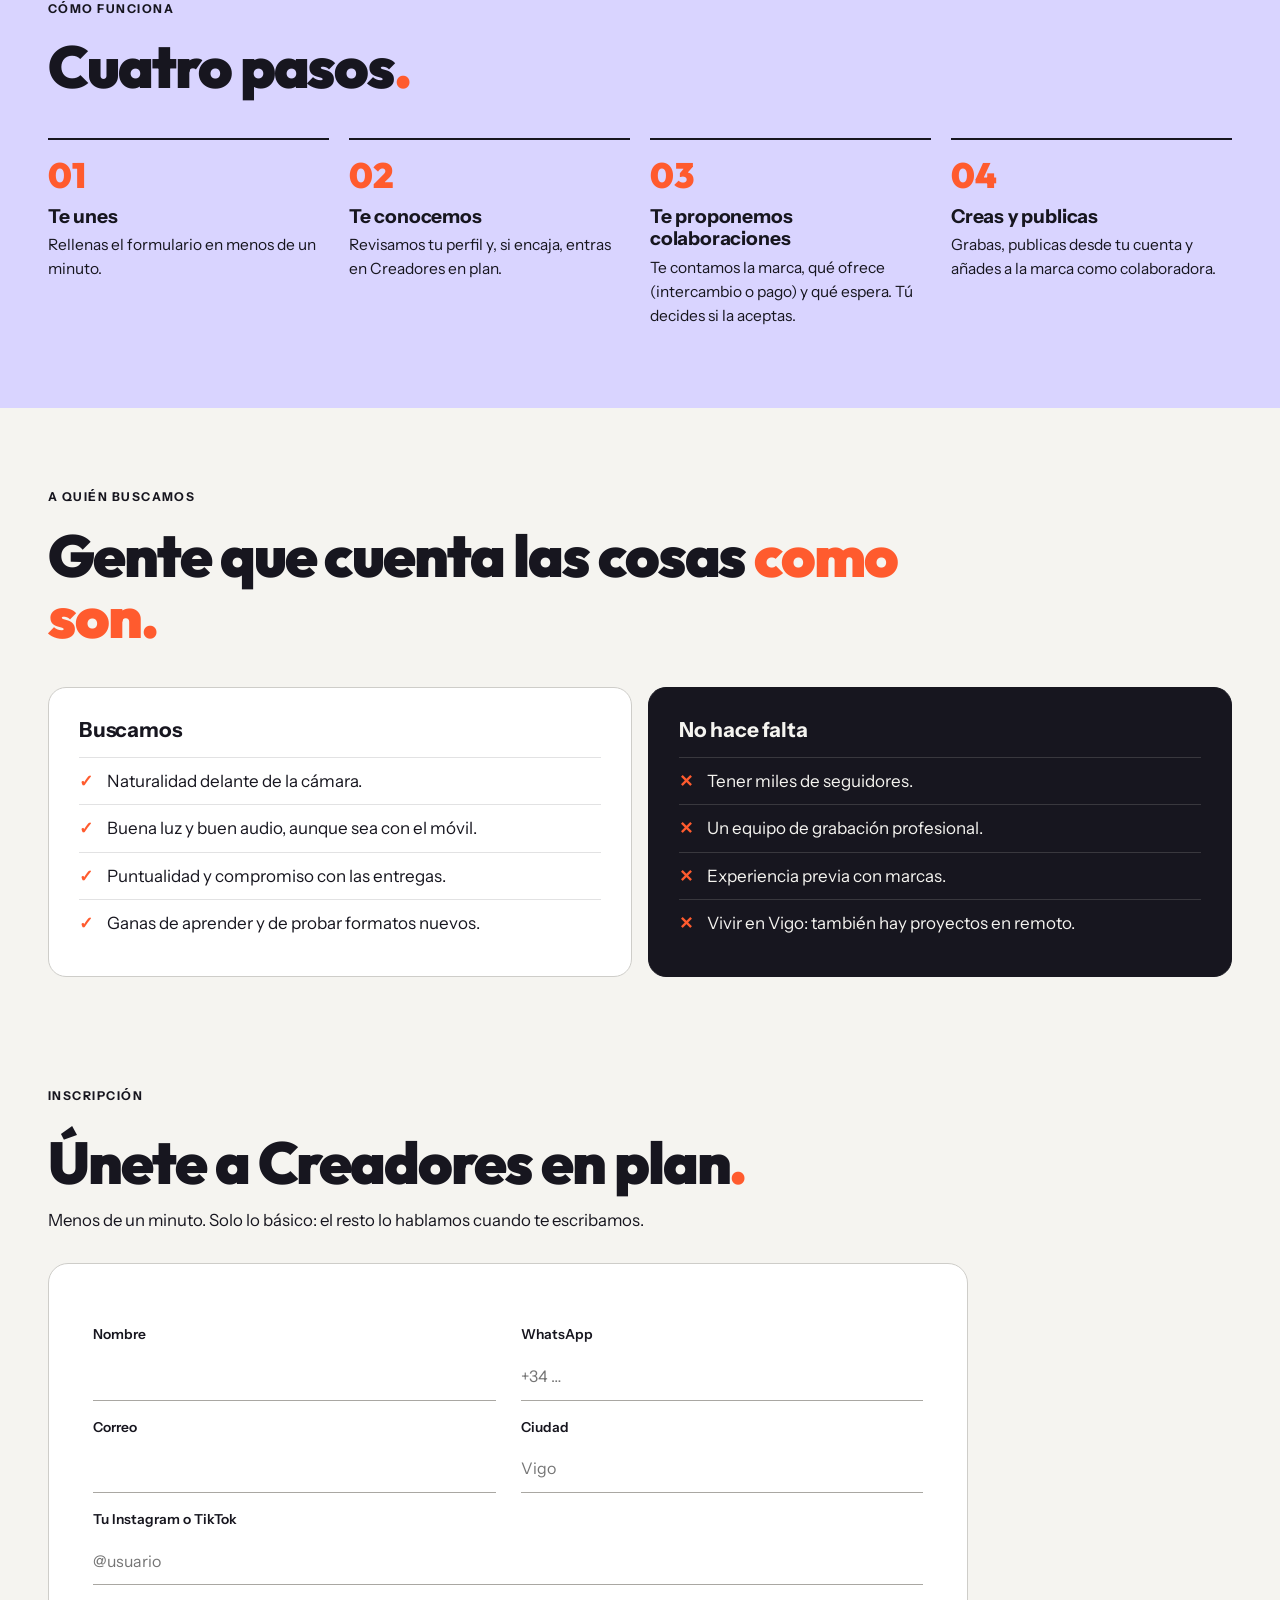
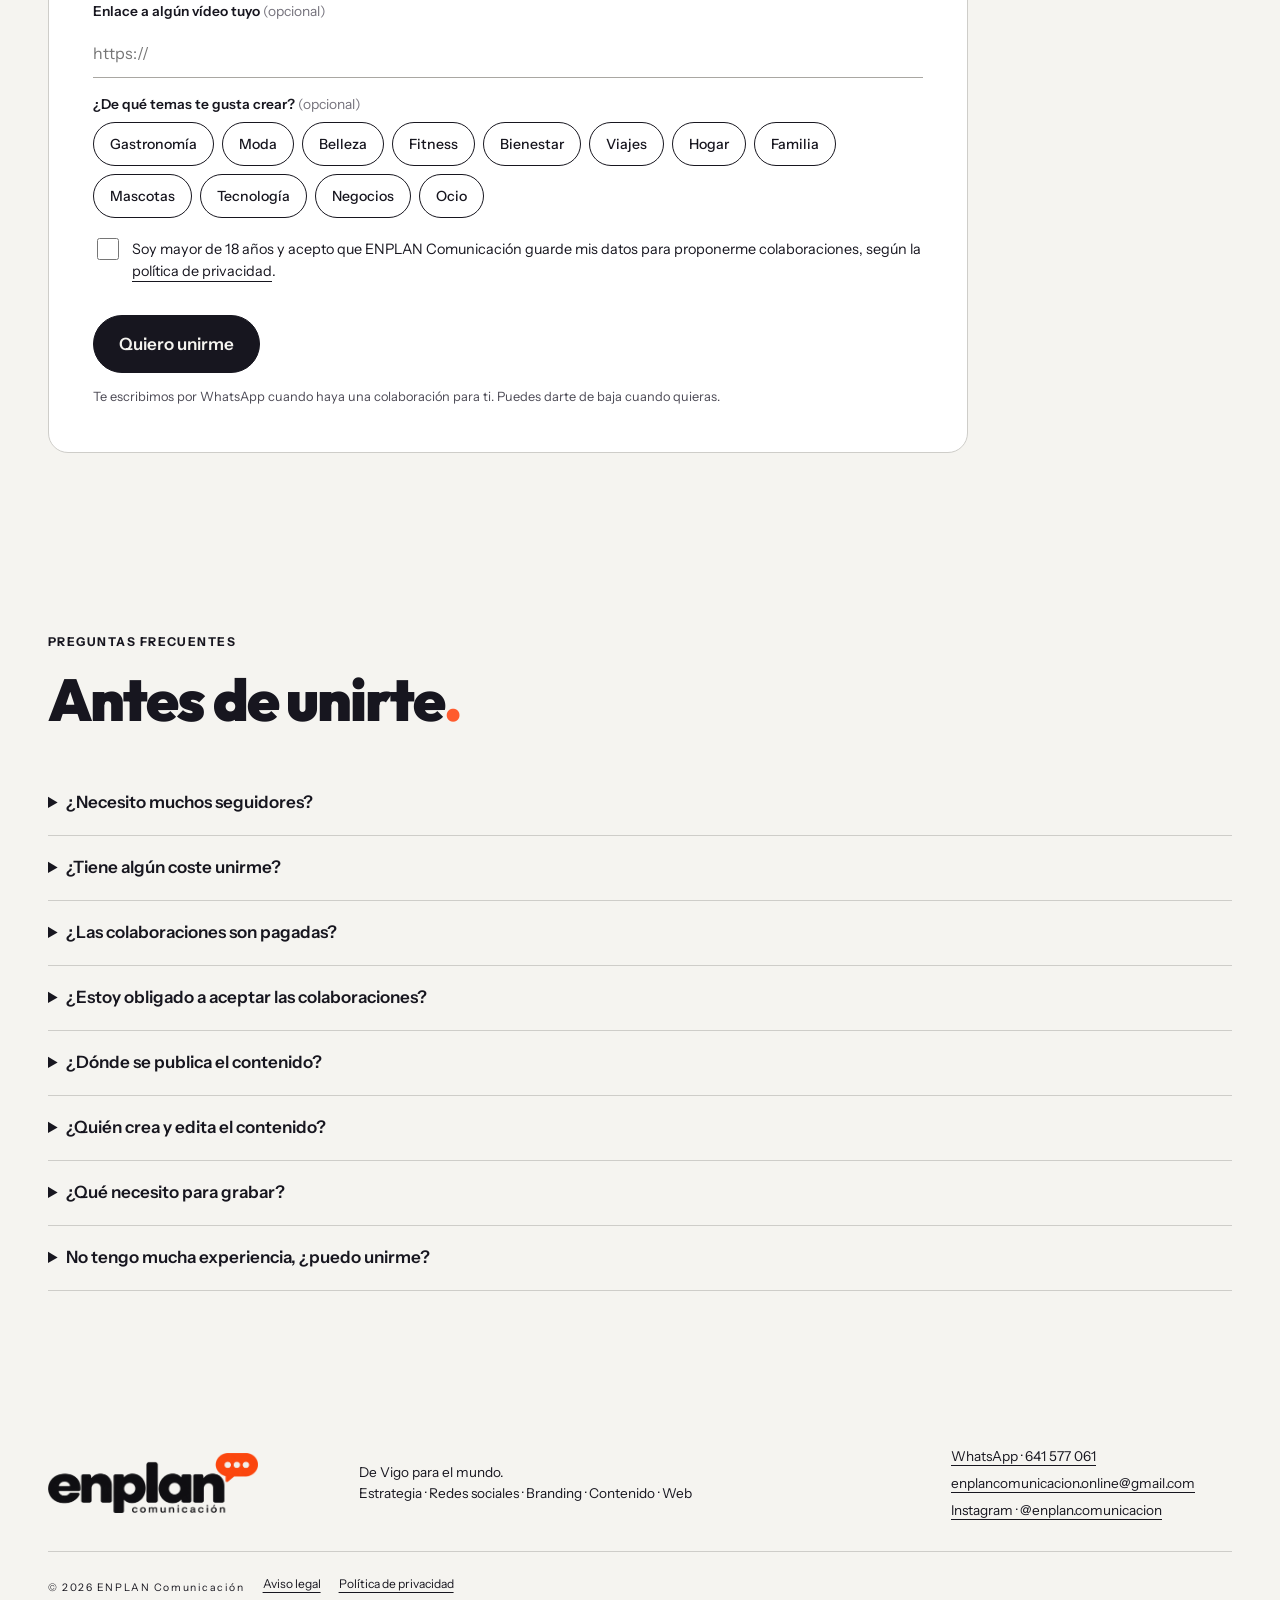
<file: creadores.html>
<!doctype html>
<html lang="es">
<head>
<meta charset="utf-8">
<meta name="viewport" content="width=device-width,initial-scale=1,viewport-fit=cover">
<title>Creadores en plan · Únete a nuestra comunidad de creadores UGC · ENPLAN</title>
<meta name="description" content="¿Creas contenido? Únete a Creadores en plan: te conectamos con marcas para colaborar por intercambio o de forma remunerada. Tú creas y publicas a tu manera.">
<meta name="robots" content="index,follow">
<link rel="canonical" href="https://enplancomunicacion.online/creadores.html">
<meta name="theme-color" content="#F5F4F0">
<meta property="og:site_name" content="ENPLAN Comunicación">
<meta property="og:locale" content="es_ES">
<meta property="og:type" content="website">
<meta property="og:title" content="Creadores en plan · ENPLAN Comunicación">
<meta property="og:description" content="¿Creas contenido? Únete a Creadores en plan: te conectamos con marcas para colaborar por intercambio o de forma remunerada. Tú creas y publicas a tu manera.">
<meta property="og:url" content="https://enplancomunicacion.online/creadores.html">
<meta property="og:image" content="https://enplancomunicacion.online/og-image.png">
<meta property="og:image:width" content="1200"><meta property="og:image:height" content="630">
<meta name="twitter:card" content="summary_large_image">
<link rel="icon" type="image/svg+xml" href="favicon.svg">
<link rel="apple-touch-icon" href="apple-touch-icon.png">
<link rel="preload" href="outfit-latin-800-normal.woff2" as="font" type="font/woff2" crossorigin>
<link rel="stylesheet" href="styles.css">
</head>
<body class="page-creadores">
<a class="skip" href="#contenido">Saltar al contenido</a>
<header class="header"><a class="brand" href="index.html#inicio" aria-label="ENPLAN Comunicación, inicio"><img class="logo-completo" src="logo-enplan.png" alt="ENPLAN Comunicación" width="900" height="257"></a><button class="menu-toggle" aria-expanded="false" aria-controls="navigation">Menú</button><nav id="navigation" aria-label="Principal"><a href="index.html#trabajos">Trabajos</a><a href="index.html#planes">Planes</a><a href="index.html#ugc">UGC</a><a href="index.html#servicios">Servicios</a><a href="recursos.html">Recursos</a><a class="button small" href="index.html#contacto">Hablemos</a></nav></header>
<main id="contenido">
<section class="wrap cr-hero"><span class="eyebrow">CREADORES EN PLAN</span><h1>¿Creas contenido? <span class="orange">Te queremos conocer.</span></h1>
<p class="lead">Únete a nuestra comunidad de creadores. Te conectamos con marcas para colaborar por intercambio o de forma remunerada. Tú creas y publicas a tu manera.</p>
<div class="cr-hero-actions"><a class="button" href="#formulario">Quiero unirme</a><a class="button outline" href="#como-funciona">Cómo funciona</a></div>
<div class="cr-badges"><p class="cr-badge"><span>✦</span> No hace falta tener muchos seguidores</p><p class="cr-badge"><span>✦</span> Te apuntas en 1 minuto</p></div>
</section>

<section class="wrap cr-section"><div class="cr-heading"><span class="eyebrow">QUÉ GANAS</span><h2>Tú pones la creatividad. <span class="orange">Nosotros, las marcas.</span></h2></div>
<ul class="cr-benefits"><li class="cr-benefit"><span class="cr-num">01</span><h3>Te traemos las marcas</h3><p>Buscamos los negocios y te proponemos colaboraciones que encajan con tu estilo. Tú no tienes que salir a vender.</p></li><li class="cr-benefit"><span class="cr-num">02</span><h3>Intercambio o remunerado</h3><p>Hay colaboraciones a cambio de producto o servicio y colaboraciones pagadas. Siempre sabes cuál es antes de aceptar.</p></li><li class="cr-benefit"><span class="cr-num">03</span><h3>Condiciones claras</h3><p>Te contamos qué ofrece la marca, qué espera de la publicación y en qué plazo.</p></li><li class="cr-benefit"><span class="cr-num">04</span><h3>Tu estilo, tu cuenta</h3><p>Creas el contenido a tu manera y lo publicas desde tu perfil, con la marca como colaboradora.</p></li><li class="cr-benefit"><span class="cr-num">05</span><h3>Más alcance</h3><p>La colaboración aparece en tu perfil y en el de la marca, así llegas a público nuevo.</p></li><li class="cr-benefit"><span class="cr-num">06</span><h3>Una comunidad</h3><p>Propuestas de forma recurrente y un equipo con el que hablar. Crecer acompañado es más fácil.</p></li></ul></section>

<section class="cr-band lavender" id="como-funciona"><div class="wrap"><div class="cr-heading"><span class="eyebrow">CÓMO FUNCIONA</span><h2>Cuatro pasos<span class="orange">.</span></h2></div>
<ol class="cr-steps"><li><b>01</b><div><h3>Te unes</h3><p>Rellenas el formulario en menos de un minuto.</p></div></li><li><b>02</b><div><h3>Te conocemos</h3><p>Revisamos tu perfil y, si encaja, entras en Creadores en plan.</p></div></li><li><b>03</b><div><h3>Te proponemos colaboraciones</h3><p>Te contamos la marca, qué ofrece (intercambio o pago) y qué espera. Tú decides si la aceptas.</p></div></li><li><b>04</b><div><h3>Creas y publicas</h3><p>Grabas, publicas desde tu cuenta y añades a la marca como colaboradora.</p></div></li></ol></div></section>

<section class="wrap cr-section"><div class="cr-heading"><span class="eyebrow">A QUIÉN BUSCAMOS</span><h2>Gente que cuenta las cosas <span class="orange">como son.</span></h2></div>
<div class="cr-who"><div class="cr-who-col"><h3>Buscamos</h3><ul><li>Naturalidad delante de la cámara.</li><li>Buena luz y buen audio, aunque sea con el móvil.</li><li>Puntualidad y compromiso con las entregas.</li><li>Ganas de aprender y de probar formatos nuevos.</li></ul></div>
<div class="cr-who-col alt"><h3>No hace falta</h3><ul><li>Tener miles de seguidores.</li><li>Un equipo de grabación profesional.</li><li>Experiencia previa con marcas.</li><li>Vivir en Vigo: también hay proyectos en remoto.</li></ul></div></div></section>

<section class="wrap creators-form-wrap" id="formulario"><div class="cr-form-head"><span class="eyebrow">INSCRIPCIÓN</span><h2>Únete a Creadores en plan<span class="orange">.</span></h2><p>Menos de un minuto. Solo lo básico: el resto lo hablamos cuando te escribamos.</p></div>
<div class="creator-ok" id="creator-ok" hidden><h2>¡Recibido! <span class="orange">Ya formas parte de Creadores en plan.</span></h2><p>Revisaremos tu perfil y te escribiremos cuando haya una colaboración que encaje contigo. Mientras, síguenos en <a href="https://www.instagram.com/enplan.comunicacion/" target="_blank" rel="noopener">@enplan.comunicacion</a>.</p></div>
<form class="creator-form" id="creator-form" action="https://formsubmit.co/enplancomunicacion.online@gmail.com" method="POST">
<input type="hidden" name="_subject" value="Nueva inscripción · Creadores en plan">
<input type="hidden" name="_template" value="table">
<input type="hidden" name="_captcha" value="false">
<input type="hidden" name="_next" value="https://enplancomunicacion.online/creadores.html?enviado=1#formulario">
<input type="text" name="_honey" class="hp" tabindex="-1" autocomplete="off" aria-hidden="true">
<div class="form-row"><div><label for="c-name">Nombre</label><input id="c-name" name="Nombre" required autocomplete="name" autocapitalize="words"></div>
<div><label for="c-phone">WhatsApp</label><input id="c-phone" name="WhatsApp" type="tel" inputmode="tel" required autocomplete="tel" placeholder="+34 …"></div></div>
<div class="form-row"><div><label for="c-email">Correo</label><input id="c-email" name="email" type="email" inputmode="email" autocapitalize="none" spellcheck="false" required autocomplete="email"></div>
<div><label for="c-city">Ciudad</label><input id="c-city" name="Ciudad" required autocomplete="address-level2" autocapitalize="words" placeholder="Vigo"></div></div>
<label for="c-ig">Tu Instagram o TikTok</label><input id="c-ig" name="Redes" required autocapitalize="none" autocorrect="off" spellcheck="false" placeholder="@usuario">
<label for="c-portfolio">Enlace a algún vídeo tuyo <span class="optional">(opcional)</span></label><input id="c-portfolio" name="Portfolio" type="url" inputmode="url" autocapitalize="none" autocorrect="off" spellcheck="false" placeholder="https://">
<p class="field-label">¿De qué temas te gusta crear? <span class="optional">(opcional)</span></p><div class="chips"><label class="chip"><input type="checkbox" name="Temas" value="Gastronomía"><span>Gastronomía</span></label><label class="chip"><input type="checkbox" name="Temas" value="Moda"><span>Moda</span></label><label class="chip"><input type="checkbox" name="Temas" value="Belleza"><span>Belleza</span></label><label class="chip"><input type="checkbox" name="Temas" value="Fitness"><span>Fitness</span></label><label class="chip"><input type="checkbox" name="Temas" value="Bienestar"><span>Bienestar</span></label><label class="chip"><input type="checkbox" name="Temas" value="Viajes"><span>Viajes</span></label><label class="chip"><input type="checkbox" name="Temas" value="Hogar"><span>Hogar</span></label><label class="chip"><input type="checkbox" name="Temas" value="Familia"><span>Familia</span></label><label class="chip"><input type="checkbox" name="Temas" value="Mascotas"><span>Mascotas</span></label><label class="chip"><input type="checkbox" name="Temas" value="Tecnología"><span>Tecnología</span></label><label class="chip"><input type="checkbox" name="Temas" value="Negocios"><span>Negocios</span></label><label class="chip"><input type="checkbox" name="Temas" value="Ocio"><span>Ocio</span></label></div>
<label class="consent"><input type="checkbox" name="Mayor de edad y acepta privacidad" value="Sí" required><span>Soy mayor de 18 años y acepto que ENPLAN Comunicación guarde mis datos para proponerme colaboraciones, según la <a href="privacidad.html#creadores">política de privacidad</a>.</span></label>
<button class="button ink" type="submit">Quiero unirme</button>
<p class="fine">Te escribimos por WhatsApp cuando haya una colaboración para ti. Puedes darte de baja cuando quieras.</p>
</form>
</section>

<section class="wrap cr-section cr-faq"><div class="cr-heading"><span class="eyebrow">PREGUNTAS FRECUENTES</span><h2>Antes de unirte<span class="orange">.</span></h2></div><div><details><summary>¿Necesito muchos seguidores?</summary><p>No. Las marcas valoran el contenido auténtico y la conexión con tu comunidad más que el número de seguidores.</p></details><details><summary>¿Tiene algún coste unirme?</summary><p>No. Unirte a Creadores en plan es gratis.</p></details><details><summary>¿Las colaboraciones son pagadas?</summary><p>Hay de los dos tipos: por intercambio, a cambio de un producto o servicio de la marca, y remuneradas. Siempre sabes cuál es antes de aceptar.</p></details><details><summary>¿Estoy obligado a aceptar las colaboraciones?</summary><p>No. Te proponemos cada colaboración y decides tú, una a una.</p></details><details><summary>¿Dónde se publica el contenido?</summary><p>En tu perfil. Creas el contenido, lo publicas desde tu cuenta y añades a la marca como colaboradora, para que aparezca también en su perfil.</p></details><details><summary>¿Quién crea y edita el contenido?</summary><p>Tú. Grabas, editas y publicas a tu manera, siguiendo lo acordado con la marca.</p></details><details><summary>¿Qué necesito para grabar?</summary><p>Un móvil, buena luz y buen audio. La creatividad la pones tú.</p></details><details><summary>No tengo mucha experiencia, ¿puedo unirme?</summary><p>Sí. Si creas con naturalidad y tienes ganas, cuéntanoslo en el formulario.</p></details></div></section>
<script>
/* Pega aquí la URL de la aplicación web de Google Apps Script (termina en /exec).
   Con ella, cada inscripción se guarda en la hoja «Creadores en plan · Base de datos».
   Si se deja vacía, el formulario sigue enviándose por correo con FormSubmit. */
var HOJA_CREADORES = 'https://script.google.com/macros/s/AKfycbznnlmuPTRieye8sjsaLNrvsrrqZethVZlzpSzhEjwdWVmXs89U5c47kENTqfXB5BDq/exec';
(function(){
  var form=document.getElementById('creator-form'),ok=document.getElementById('creator-ok');
  function exito(){form.hidden=true;ok.hidden=false;ok.scrollIntoView({behavior:'smooth',block:'start'});}
  if(/[?&]enviado=1/.test(location.search)){form.hidden=true;ok.hidden=false;}
  if(!HOJA_CREADORES)return;
  form.addEventListener('submit',function(e){
    e.preventDefault();
    if(!form.reportValidity())return;
    var btn=form.querySelector('button[type=submit]'),txt=btn.textContent;
    btn.disabled=true;btn.textContent='Enviando…';
    fetch(HOJA_CREADORES,{method:'POST',mode:'no-cors',body:new URLSearchParams(new FormData(form))})
      .then(exito)
      .catch(function(){btn.disabled=false;btn.textContent=txt;alert('No se ha podido enviar. Escríbenos por WhatsApp al 641 577 061.');});
  });
})();
</script>
</main>
<footer class="wrap footer"><div><a href="index.html" aria-label="ENPLAN Comunicación, inicio"><img class="logo-completo" src="logo-enplan.png" alt="ENPLAN Comunicación" width="900" height="257" loading="lazy"></a></div><p>De Vigo para el mundo.<br>Estrategia · Redes sociales · Branding · Contenido · Web</p><div class="footer-contact"><a href="https://wa.me/34641577061" target="_blank" rel="noopener">WhatsApp · 641 577 061</a><a href="mailto:enplancomunicacion.online@gmail.com">enplancomunicacion.online@gmail.com</a><a href="https://www.instagram.com/enplan.comunicacion/" target="_blank" rel="noopener">Instagram · @enplan.comunicacion</a></div><small class="footer-legal"><span>© <span id="year">2026</span> ENPLAN Comunicación</span><a href="aviso-legal.html">Aviso legal</a><a href="privacidad.html">Política de privacidad</a></small></footer>
<a class="wa-float" href="https://wa.me/34641577061?text=Hola%2C%20ENPLAN.%20Me%20gustar%C3%ADa%20hablar%20de%20mi%20negocio." target="_blank" rel="noopener" aria-label="Escríbenos por WhatsApp"><svg viewBox="0 0 24 24" aria-hidden="true"><path fill="#FF5B2E" d="M4 3h16a3 3 0 0 1 3 3v9a3 3 0 0 1-3 3h-9l-5 4v-4H4a3 3 0 0 1-3-3V6a3 3 0 0 1 3-3z"/><circle cx="7.5" cy="10.5" r="1.4" fill="#fff"/><circle cx="12" cy="10.5" r="1.4" fill="#fff"/><circle cx="16.5" cy="10.5" r="1.4" fill="#fff"/></svg><span>Escríbenos</span></a>
<script src="main.js"></script>
</body>
</html>
</file>
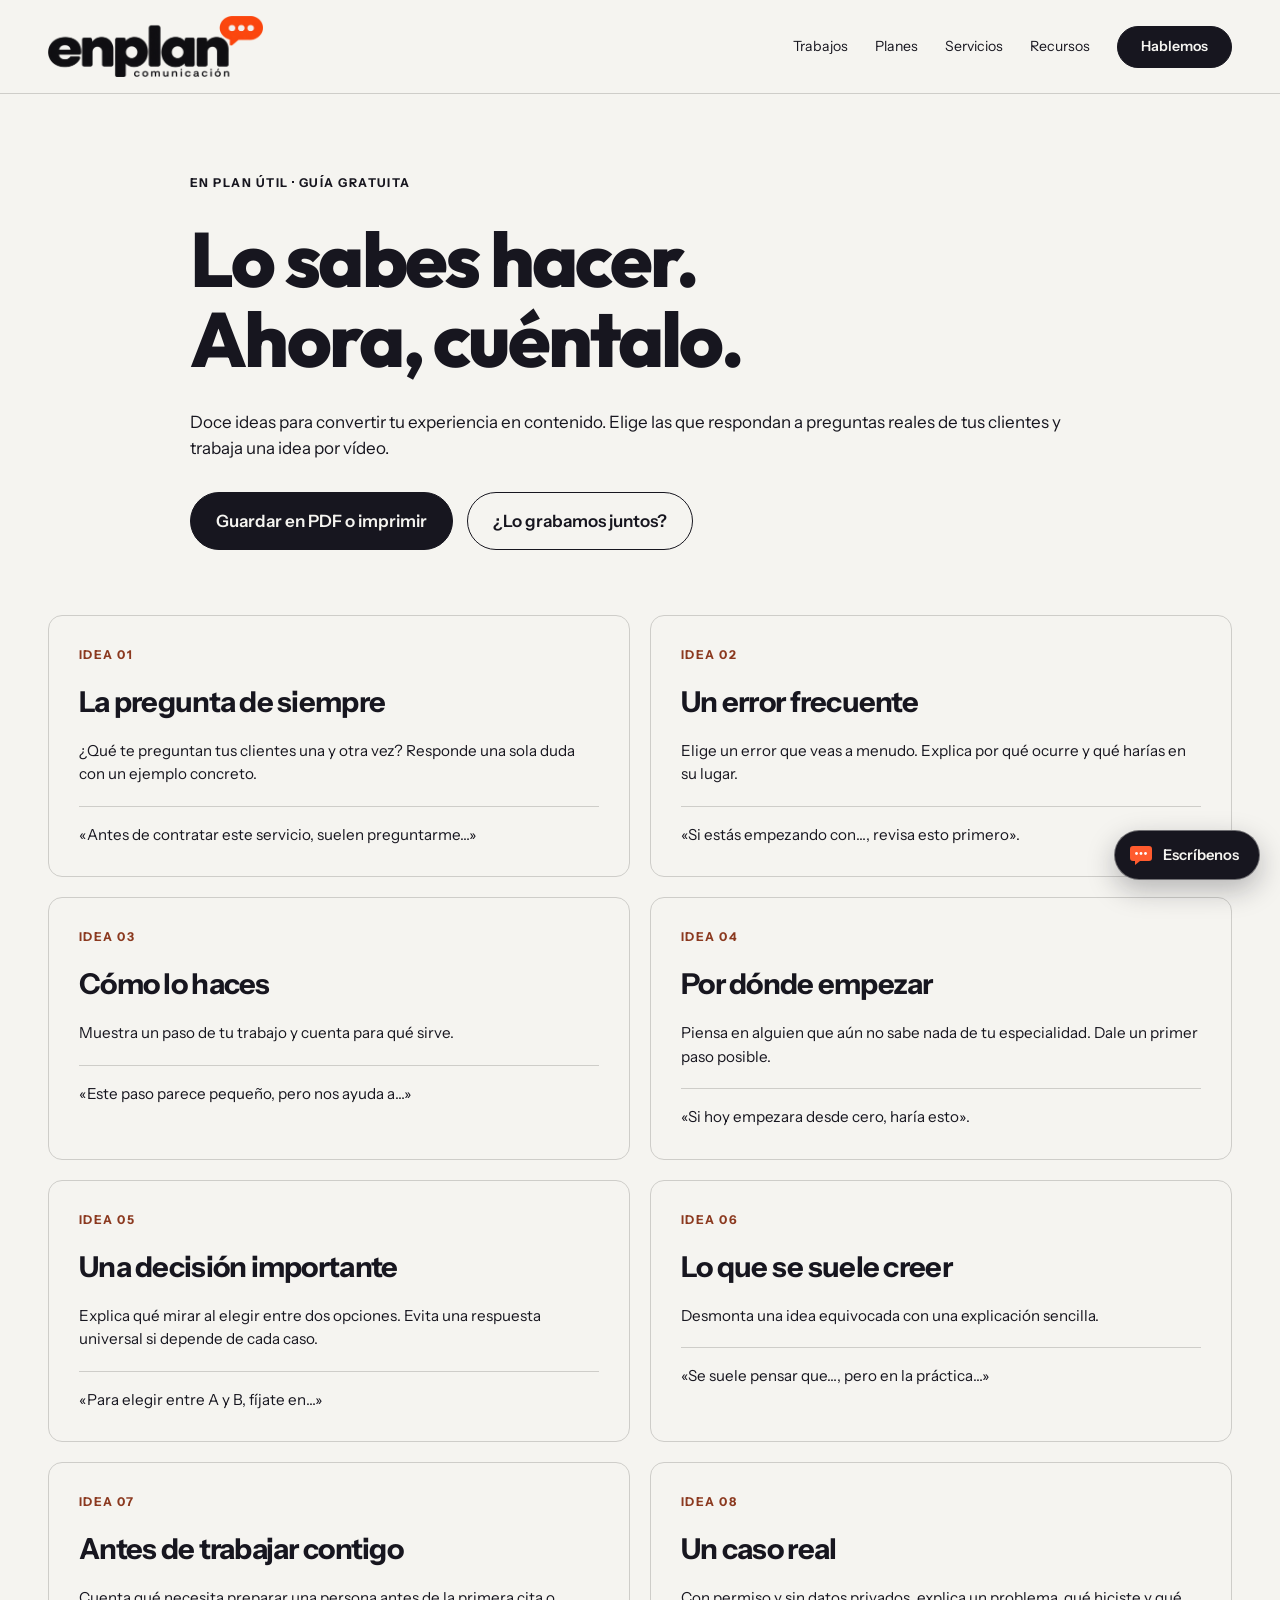
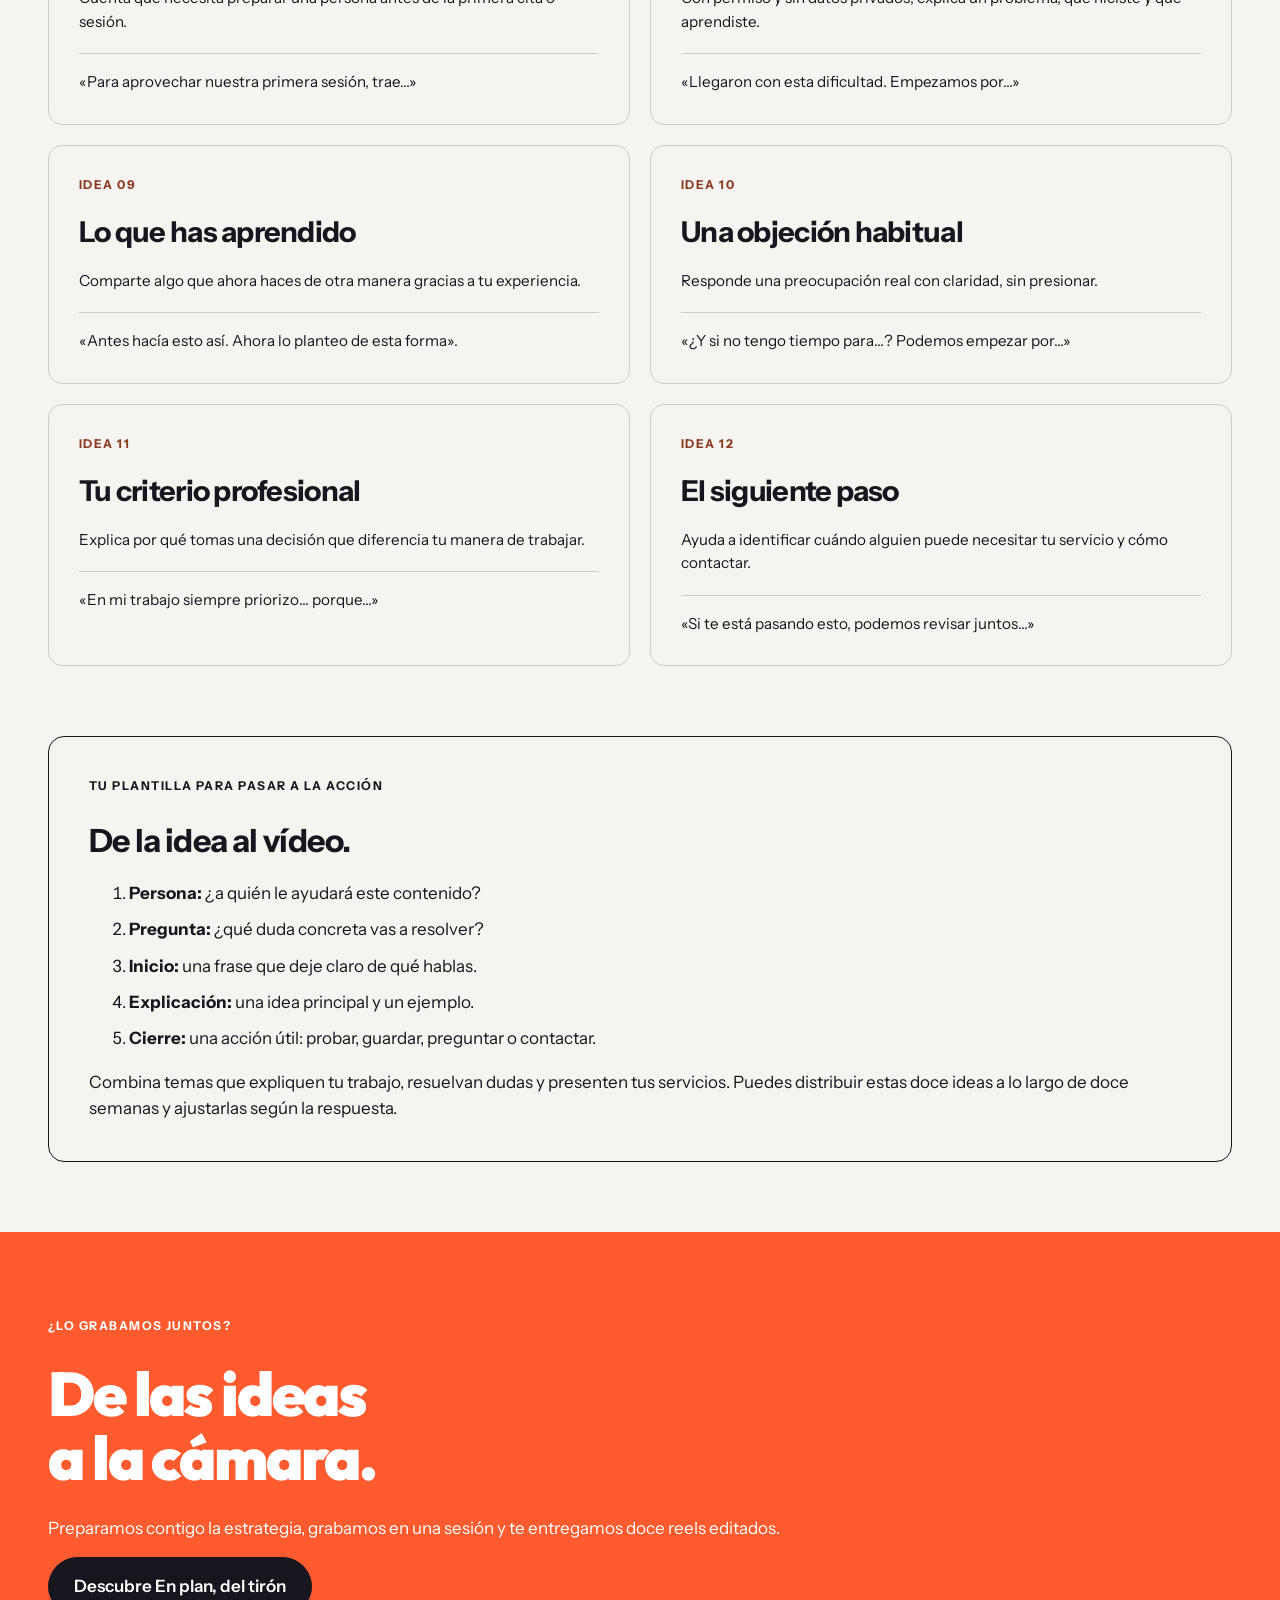
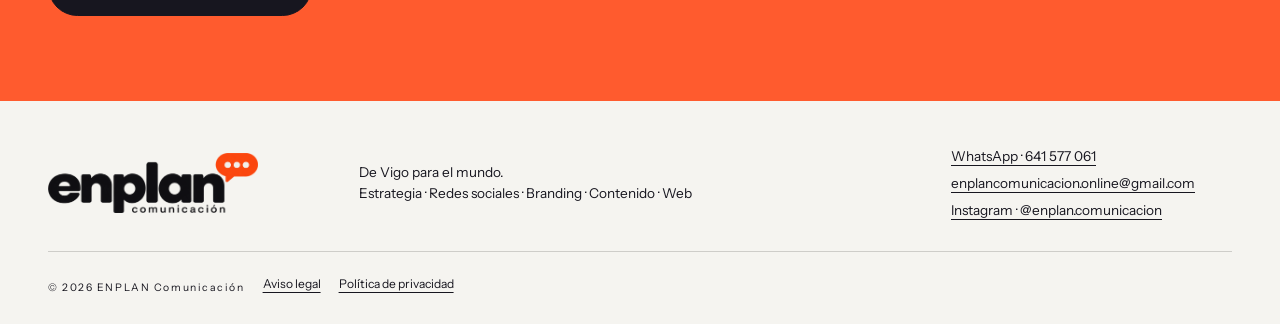
<file: guia.html>
<!doctype html>
<html lang="es">
<head>
<meta charset="utf-8">
<meta name="viewport" content="width=device-width,initial-scale=1,viewport-fit=cover">
<title>Lo sabes hacer. Ahora, cuéntalo · Guía gratuita · ENPLAN Comunicación</title>
<meta name="description" content="Doce ideas para convertir tu experiencia en contenido, con ejemplos y una plantilla para grabar tu próximo vídeo. Guía gratuita de ENPLAN Comunicación.">
<meta name="robots" content="index,follow">
<link rel="canonical" href="https://enplancomunicacion.online/guia.html">
<meta name="theme-color" content="#F5F4F0">
<meta property="og:site_name" content="ENPLAN Comunicación">
<meta property="og:locale" content="es_ES">
<meta property="og:type" content="website">
<meta property="og:title" content="Lo sabes hacer. Ahora, cuéntalo · Guía gratuita · ENPLAN Comunicación">
<meta property="og:description" content="Doce ideas para convertir tu experiencia en contenido, con ejemplos y una plantilla para grabar tu próximo vídeo. Guía gratuita de ENPLAN Comunicación.">
<meta property="og:url" content="https://enplancomunicacion.online/guia.html">
<meta property="og:image" content="https://enplancomunicacion.online/og-image.png">
<meta property="og:image:width" content="1200"><meta property="og:image:height" content="630">
<meta name="twitter:card" content="summary_large_image">
<link rel="icon" type="image/svg+xml" href="favicon.svg">
<link rel="apple-touch-icon" href="apple-touch-icon.png">
<link rel="preload" href="outfit-latin-800-normal.woff2" as="font" type="font/woff2" crossorigin>
<link rel="stylesheet" href="styles.css">
</head>
<body>
<a class="skip" href="#contenido">Saltar al contenido</a>
<header class="header"><a class="brand" href="index.html#inicio" aria-label="ENPLAN Comunicación, inicio"><img class="logo-completo" src="logo-enplan.png" alt="ENPLAN Comunicación" width="900" height="257"></a><button class="menu-toggle" aria-expanded="false" aria-controls="navigation">Menú</button><nav id="navigation" aria-label="Principal"><a href="index.html#trabajos">Trabajos</a><a href="index.html#planes">Planes</a><a href="index.html#servicios">Servicios</a><a href="recursos.html">Recursos</a><a class="button small" href="index.html#contacto">Hablemos</a></nav></header>
<main id="contenido"><section class="wrap guide-head" id="contenido-guia"><span class="eyebrow">EN PLAN ÚTIL · GUÍA GRATUITA</span><h1>Lo sabes hacer.<br>Ahora, cuéntalo.</h1><p>Doce ideas para convertir tu experiencia en contenido. Elige las que respondan a preguntas reales de tus clientes y trabaja una idea por vídeo.</p><div class="guide-actions"><button class="button" type="button" onclick="window.print()">Guardar en PDF o imprimir</button><a class="button outline" href="index.html#del-tiron">¿Lo grabamos juntos?</a></div></section><section class="wrap guide-grid"><article class="idea"><span class="eyebrow">IDEA 01</span><h2>La pregunta de siempre</h2><p>¿Qué te preguntan tus clientes una y otra vez? Responde una sola duda con un ejemplo concreto.</p><p class="example">«Antes de contratar este servicio, suelen preguntarme…»</p></article><article class="idea"><span class="eyebrow">IDEA 02</span><h2>Un error frecuente</h2><p>Elige un error que veas a menudo. Explica por qué ocurre y qué harías en su lugar.</p><p class="example">«Si estás empezando con…, revisa esto primero». </p></article><article class="idea"><span class="eyebrow">IDEA 03</span><h2>Cómo lo haces</h2><p>Muestra un paso de tu trabajo y cuenta para qué sirve.</p><p class="example">«Este paso parece pequeño, pero nos ayuda a…»</p></article><article class="idea"><span class="eyebrow">IDEA 04</span><h2>Por dónde empezar</h2><p>Piensa en alguien que aún no sabe nada de tu especialidad. Dale un primer paso posible.</p><p class="example">«Si hoy empezara desde cero, haría esto». </p></article><article class="idea"><span class="eyebrow">IDEA 05</span><h2>Una decisión importante</h2><p>Explica qué mirar al elegir entre dos opciones. Evita una respuesta universal si depende de cada caso.</p><p class="example">«Para elegir entre A y B, fíjate en…»</p></article><article class="idea"><span class="eyebrow">IDEA 06</span><h2>Lo que se suele creer</h2><p>Desmonta una idea equivocada con una explicación sencilla.</p><p class="example">«Se suele pensar que…, pero en la práctica…»</p></article><article class="idea"><span class="eyebrow">IDEA 07</span><h2>Antes de trabajar contigo</h2><p>Cuenta qué necesita preparar una persona antes de la primera cita o sesión.</p><p class="example">«Para aprovechar nuestra primera sesión, trae…»</p></article><article class="idea"><span class="eyebrow">IDEA 08</span><h2>Un caso real</h2><p>Con permiso y sin datos privados, explica un problema, qué hiciste y qué aprendiste.</p><p class="example">«Llegaron con esta dificultad. Empezamos por…»</p></article><article class="idea"><span class="eyebrow">IDEA 09</span><h2>Lo que has aprendido</h2><p>Comparte algo que ahora haces de otra manera gracias a tu experiencia.</p><p class="example">«Antes hacía esto así. Ahora lo planteo de esta forma». </p></article><article class="idea"><span class="eyebrow">IDEA 10</span><h2>Una objeción habitual</h2><p>Responde una preocupación real con claridad, sin presionar.</p><p class="example">«¿Y si no tengo tiempo para…? Podemos empezar por…»</p></article><article class="idea"><span class="eyebrow">IDEA 11</span><h2>Tu criterio profesional</h2><p>Explica por qué tomas una decisión que diferencia tu manera de trabajar.</p><p class="example">«En mi trabajo siempre priorizo… porque…»</p></article><article class="idea"><span class="eyebrow">IDEA 12</span><h2>El siguiente paso</h2><p>Ayuda a identificar cuándo alguien puede necesitar tu servicio y cómo contactar.</p><p class="example">«Si te está pasando esto, podemos revisar juntos…»</p></article></section><section class="wrap template"><span class="eyebrow">TU PLANTILLA PARA PASAR A LA ACCIÓN</span><h2>De la idea al vídeo.</h2><ol><li><strong>Persona:</strong> ¿a quién le ayudará este contenido?</li><li><strong>Pregunta:</strong> ¿qué duda concreta vas a resolver?</li><li><strong>Inicio:</strong> una frase que deje claro de qué hablas.</li><li><strong>Explicación:</strong> una idea principal y un ejemplo.</li><li><strong>Cierre:</strong> una acción útil: probar, guardar, preguntar o contactar.</li></ol><p>Combina temas que expliquen tu trabajo, resuelvan dudas y presenten tus servicios. Puedes distribuir estas doce ideas a lo largo de doce semanas y ajustarlas según la respuesta.</p></section><section class="contact orange-bg"><div class="wrap"><span class="eyebrow">¿LO GRABAMOS JUNTOS?</span><h2>De las ideas<br>a la cámara.</h2><p>Preparamos contigo la estrategia, grabamos en una sesión y te entregamos doce reels editados.</p><p><a class="button" href="index.html#del-tiron">Descubre En plan, del tirón</a></p></div></section></main>
<footer class="wrap footer"><div><a href="index.html" aria-label="ENPLAN Comunicación, inicio"><img class="logo-completo" src="logo-enplan.png" alt="ENPLAN Comunicación" width="900" height="257" loading="lazy"></a></div><p>De Vigo para el mundo.<br>Estrategia · Redes sociales · Branding · Contenido · Web</p><div class="footer-contact"><a href="https://wa.me/34641577061" target="_blank" rel="noopener">WhatsApp · 641 577 061</a><a href="mailto:enplancomunicacion.online@gmail.com">enplancomunicacion.online@gmail.com</a><a href="https://www.instagram.com/enplan.comunicacion/" target="_blank" rel="noopener">Instagram · @enplan.comunicacion</a></div><small class="footer-legal"><span>© <span id="year">2026</span> ENPLAN Comunicación</span><a href="aviso-legal.html">Aviso legal</a><a href="privacidad.html">Política de privacidad</a></small></footer>
<a class="wa-float" href="https://wa.me/34641577061?text=Hola%2C%20ENPLAN.%20Me%20gustar%C3%ADa%20hablar%20de%20mi%20negocio." target="_blank" rel="noopener" aria-label="Escríbenos por WhatsApp"><svg viewBox="0 0 24 24" aria-hidden="true"><path fill="#FF5B2E" d="M4 3h16a3 3 0 0 1 3 3v9a3 3 0 0 1-3 3h-9l-5 4v-4H4a3 3 0 0 1-3-3V6a3 3 0 0 1 3-3z"/><circle cx="7.5" cy="10.5" r="1.4" fill="#fff"/><circle cx="12" cy="10.5" r="1.4" fill="#fff"/><circle cx="16.5" cy="10.5" r="1.4" fill="#fff"/></svg><span>Escríbenos</span></a>
<script src="main.js"></script>
</body>
</html>
</file>
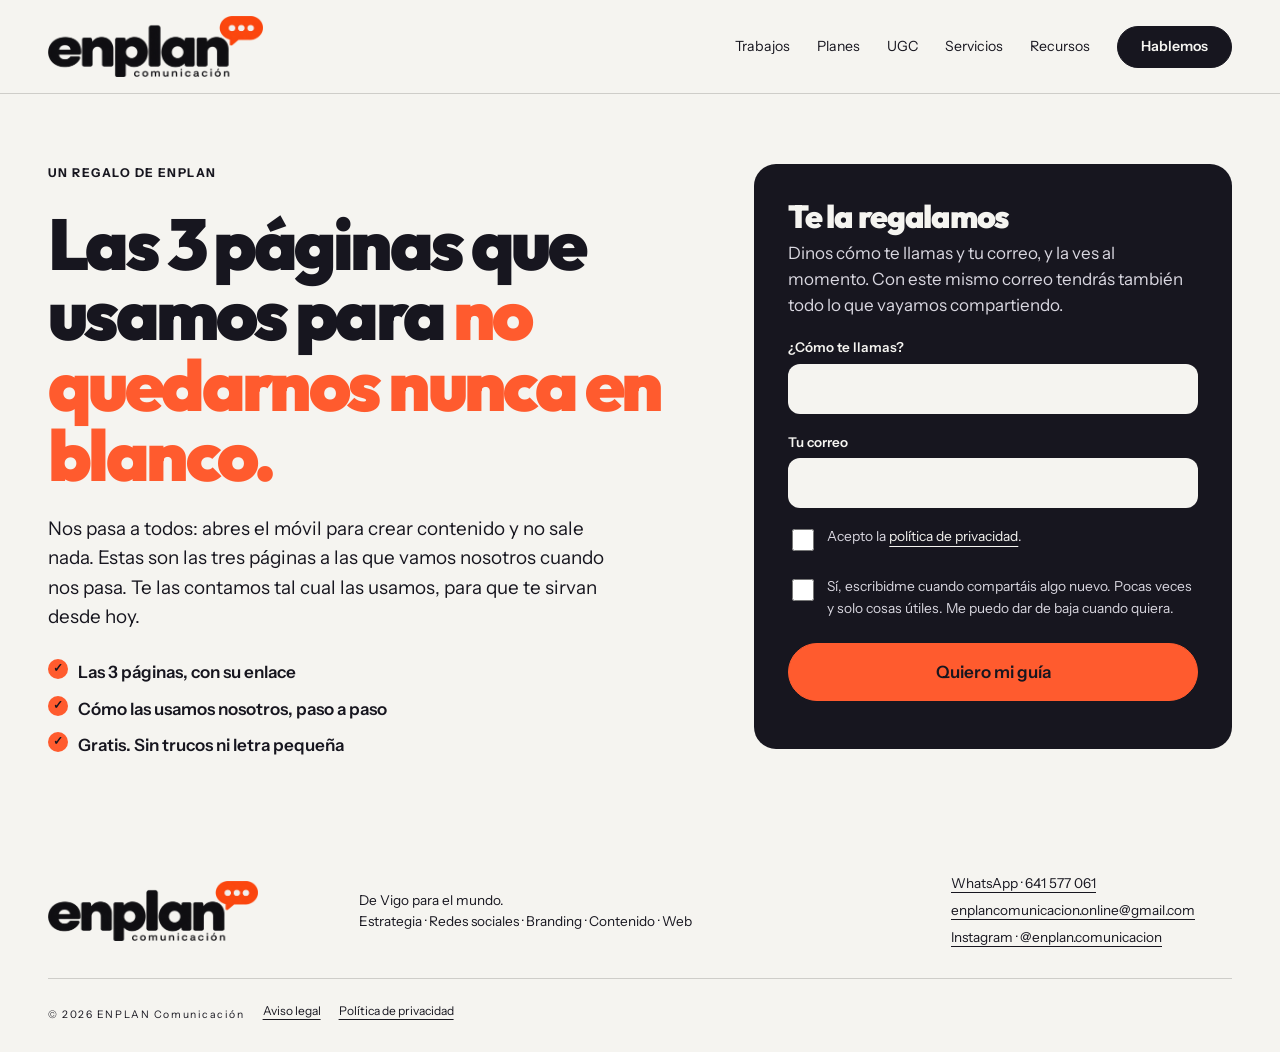
<file: herramientas.html>
<!doctype html>
<html lang="es">
<head>
<meta charset="utf-8">
<meta name="viewport" content="width=device-width,initial-scale=1,viewport-fit=cover">
<title>Te regalamos las 3 páginas que usamos para sacar ideas de contenido · ENPLAN</title>
<meta name="description" content="Las tres páginas que usamos en ENPLAN para no quedarnos nunca en blanco al crear contenido, y cómo las usamos. Gratis y sin letra pequeña.">
<meta name="robots" content="index,follow">
<link rel="canonical" href="https://enplancomunicacion.online/herramientas.html">
<meta name="theme-color" content="#F5F4F0">
<meta property="og:site_name" content="ENPLAN Comunicación">
<meta property="og:locale" content="es_ES">
<meta property="og:type" content="website">
<meta property="og:title" content="Te regalamos las 3 páginas que usamos para sacar ideas de contenido">
<meta property="og:description" content="Tres páginas para sacar ideas de contenido a partir de lo que tu público realmente pregunta. Gratis, de ENPLAN Comunicación.">
<meta property="og:url" content="https://enplancomunicacion.online/herramientas.html">
<meta property="og:image" content="https://enplancomunicacion.online/og-image.png">
<meta property="og:image:width" content="1200"><meta property="og:image:height" content="630">
<meta name="twitter:card" content="summary_large_image">
<link rel="icon" type="image/svg+xml" href="favicon.svg">
<link rel="apple-touch-icon" href="apple-touch-icon.png">
<link rel="preload" href="outfit-latin-800-normal.woff2" as="font" type="font/woff2" crossorigin>
<link rel="stylesheet" href="styles.css">
</head>
<body class="page-guia">
<a class="skip" href="#contenido">Saltar al contenido</a>
<header class="header"><a class="brand" href="index.html#inicio" aria-label="ENPLAN Comunicación, inicio"><img class="logo-completo" src="logo-enplan.png" alt="ENPLAN Comunicación" width="900" height="257"></a><button class="menu-toggle" aria-expanded="false" aria-controls="navigation">Menú</button><nav id="navigation" aria-label="Principal"><a href="index.html#trabajos">Trabajos</a><a href="index.html#planes">Planes</a><a href="index.html#ugc">UGC</a><a href="index.html#servicios">Servicios</a><a href="recursos.html">Recursos</a><a class="button small" href="index.html#contacto">Hablemos</a></nav></header>
<main id="contenido">
<section class="wrap g-hero">
<div class="g-intro"><span class="eyebrow">UN REGALO DE ENPLAN</span>
<h1>Las 3 páginas que usamos para <span class="orange">no quedarnos nunca en blanco.</span></h1>
<p class="lead">Nos pasa a todos: abres el móvil para crear contenido y no sale nada. Estas son las tres páginas a las que vamos nosotros cuando nos pasa. Te las contamos tal cual las usamos, para que te sirvan desde hoy.</p>
<ul class="g-points"><li>Las 3 páginas, con su enlace</li><li>Cómo las usamos nosotros, paso a paso</li><li>Gratis. Sin trucos ni letra pequeña</li></ul></div>
<div class="g-box" id="descargar">
<form class="g-form" id="guia-form" novalidate>
<h2>Te la regalamos</h2>
<p>Dinos cómo te llamas y tu correo, y la ves al momento. Con este mismo correo tendrás también todo lo que vayamos compartiendo.</p>
<input type="hidden" name="_form" value="recurso"><input type="hidden" name="Recurso" value="3 páginas para sacar ideas de contenido">
<input type="text" name="_honey" class="hp" tabindex="-1" autocomplete="off" aria-hidden="true">
<label for="g-name">¿Cómo te llamas?</label><input id="g-name" name="Nombre" required autocomplete="given-name" autocapitalize="words">
<label for="g-email">Tu correo</label><input id="g-email" name="email" type="email" inputmode="email" autocapitalize="none" spellcheck="false" required autocomplete="email">
<label class="consent"><input type="checkbox" name="Acepta privacidad" value="Sí" required><span>Acepto la <a href="privacidad.html#guias">política de privacidad</a>.</span></label>
<label class="consent"><input type="checkbox" name="Acepta novedades" value="Sí"><span>Sí, escribidme cuando compartáis algo nuevo. Pocas veces y solo cosas útiles. Me puedo dar de baja cuando quiera.</span></label>
<button class="button" type="submit">Quiero mi guía</button>
<p class="g-status" role="status" id="g-status"></p>
</form>
<div class="g-done" id="g-done" hidden><h2>¡Ya es tuya<span id="g-hola"></span>! <span class="orange">Disfrútala.</span></h2><p>Baja un poco y la tienes. Guarda esta página en favoritos: siempre podrás volver a ella.</p><a class="button" href="#guia">Ver mi guía ↓</a></div>
</div>
</section>
<section class="wrap g-content" id="guia" hidden>
<div class="g-letter"><p class="g-hi">Hola 👋</p><p>Gracias por estar aquí. Somos Vanessa y David, de ENPLAN, y estas son tres páginas que usamos cada semana para sacar ideas de contenido para nuestros clientes y para nosotros. No son secretas, pero casi nadie las usa así. Te contamos cómo lo hacemos para que tú también puedas.</p></div>
<div class="tools"><article class="tool"><span class="tool-num">01</span><h3>AnswerThePublic</h3><p>Es de nuestras favoritas. Escribes de qué va tu negocio y te enseña las preguntas que la gente hace sobre ese tema en buscadores, redes e IA. Las preguntas de verdad, las que tu cliente se hace a solas.</p><a class="tool-link" href="https://answerthepublic.com/es" target="_blank" rel="noopener"><span>answerthepublic.com/es</span><b>Abrir ↗</b></a><p class="tool-tip"><b>Cómo la usamos:</b> Cada pregunta es un reel, un carrusel o un post. Empieza por las que tus clientes ya te hacen en persona: suelen ser las que más conectan.</p></article><article class="tool"><span class="tool-num">02</span><h3>Reddit</h3><p>Nos sorprende que casi nadie la use para esto, porque es una mina. Buscas el tema del que quieres hablar y encuentras conversaciones, dudas y experiencias reales a montones, contadas sin filtro.</p><a class="tool-link" href="https://www.reddit.com/" target="_blank" rel="noopener"><span>reddit.com</span><b>Abrir ↗</b></a><p class="tool-tip"><b>Un consejo:</b> Úsalo para inspirarte y contrasta los datos antes de publicarlos. Lo que alguien cuenta en un foro no siempre es cierto.</p></article><article class="tool"><span class="tool-num">03</span><h3>TRIBE v2, de Meta</h3><p>La que más nos flipa. Parece ciencia ficción: es una demostración de investigación de Meta que estima cómo respondería el cerebro ante vídeos, audio y texto. Puedes explorar qué partes de lo que vemos y escuchamos generan más respuesta.</p><a class="tool-link" href="https://aidemos.atmeta.com/tribev2/" target="_blank" rel="noopener"><span>aidemos.atmeta.com/tribev2</span><b>Abrir ↗</b></a><p class="tool-tip"><b>Para que no te lleves un chasco:</b> Es una demo de investigación, no una herramienta que te diga qué se hará viral. Úsala para entender qué capta la atención y para inspirarte.</p></article></div>
<div class="g-note"><span class="eyebrow">UNA ÚLTIMA COSA</span><h3>Si te ha servido, nos alegras el día.</h3><p>Cuéntanos en Instagram cuál pruebas primero, o si sacas algún post gracias a ellas: nos encanta ver lo que creáis. Y si algún día te apetece que llevemos tu comunicación contigo, aquí estamos. Si no, también: vamos a seguir compartiendo cosas útiles.</p><p class="g-sign">Vanessa y David · ENPLAN</p>
<div class="g-note-actions"><a class="button" href="https://www.instagram.com/enplan.comunicacion/" target="_blank" rel="noopener">Contárnoslo en Instagram</a><a class="button outline" href="https://wa.me/?text=Mira%20esto%2C%20te%20va%20a%20venir%20genial%20para%20sacar%20ideas%20de%20contenido%3A%20https%3A//enplancomunicacion.online/herramientas.html" target="_blank" rel="noopener">Pasársela a alguien por WhatsApp</a></div></div>
<p class="g-more"><a href="recursos.html">Ver más recursos gratuitos →</a> · <a href="index.html#planes">Ver cómo trabajamos →</a></p>
</section>
<script>
var HOJA_GUIA = 'https://script.google.com/macros/s/AKfycbznnlmuPTRieye8sjsaLNrvsrrqZethVZlzpSzhEjwdWVmXs89U5c47kENTqfXB5BDq/exec';
(function(){
  var form=document.getElementById('guia-form'),done=document.getElementById('g-done'),guia=document.getElementById('guia'),st=document.getElementById('g-status');
  function abrir(scroll){var n='';try{n=localStorage.getItem('enplan_nombre')||'';}catch(e){}if(n)document.getElementById('g-hola').textContent=', '+n.split(' ')[0];form.hidden=true;done.hidden=false;guia.hidden=false;if(scroll)guia.scrollIntoView({behavior:'smooth',block:'start'});}
  try{if(localStorage.getItem('enplan_recursos')==='1'||localStorage.getItem('enplan_guia_herramientas')==='1')abrir(false);}catch(e){}
  form.addEventListener('submit',function(e){
    e.preventDefault();
    if(!form.reportValidity())return;
    var btn=form.querySelector('button[type=submit]');btn.disabled=true;btn.textContent='Enviando…';
    var datos=new URLSearchParams(new FormData(form));datos.append('Origen',document.referrer||'directo');
    fetch(HOJA_GUIA,{method:'POST',mode:'no-cors',body:datos})
      .then(function(){try{localStorage.setItem('enplan_recursos','1');localStorage.setItem('enplan_nombre',form.querySelector('#g-name').value.trim().slice(0,40))}catch(e){};abrir(true);})
      .catch(function(){btn.disabled=false;btn.textContent='Quiero mi guía';st.textContent='No se ha podido enviar. Inténtalo de nuevo o escríbenos por WhatsApp al 641 577 061.';});
  });
})();
</script>
</main>
<footer class="wrap footer"><div><a href="index.html" aria-label="ENPLAN Comunicación, inicio"><img class="logo-completo" src="logo-enplan.png" alt="ENPLAN Comunicación" width="900" height="257" loading="lazy"></a></div><p>De Vigo para el mundo.<br>Estrategia · Redes sociales · Branding · Contenido · Web</p><div class="footer-contact"><a href="https://wa.me/34641577061" target="_blank" rel="noopener">WhatsApp · 641 577 061</a><a href="mailto:enplancomunicacion.online@gmail.com">enplancomunicacion.online@gmail.com</a><a href="https://www.instagram.com/enplan.comunicacion/" target="_blank" rel="noopener">Instagram · @enplan.comunicacion</a></div><small class="footer-legal"><span>© <span id="year">2026</span> ENPLAN Comunicación</span><a href="aviso-legal.html">Aviso legal</a><a href="privacidad.html">Política de privacidad</a></small></footer>
<a class="wa-float" href="https://wa.me/34641577061?text=Hola%2C%20ENPLAN.%20Me%20gustar%C3%ADa%20hablar%20de%20mi%20negocio." target="_blank" rel="noopener" aria-label="Escríbenos por WhatsApp"><svg viewBox="0 0 24 24" aria-hidden="true"><path fill="#FF5B2E" d="M4 3h16a3 3 0 0 1 3 3v9a3 3 0 0 1-3 3h-9l-5 4v-4H4a3 3 0 0 1-3-3V6a3 3 0 0 1 3-3z"/><circle cx="7.5" cy="10.5" r="1.4" fill="#fff"/><circle cx="12" cy="10.5" r="1.4" fill="#fff"/><circle cx="16.5" cy="10.5" r="1.4" fill="#fff"/></svg><span>Escríbenos</span></a>
<script src="main.js"></script>
</body>
</html>
</file>
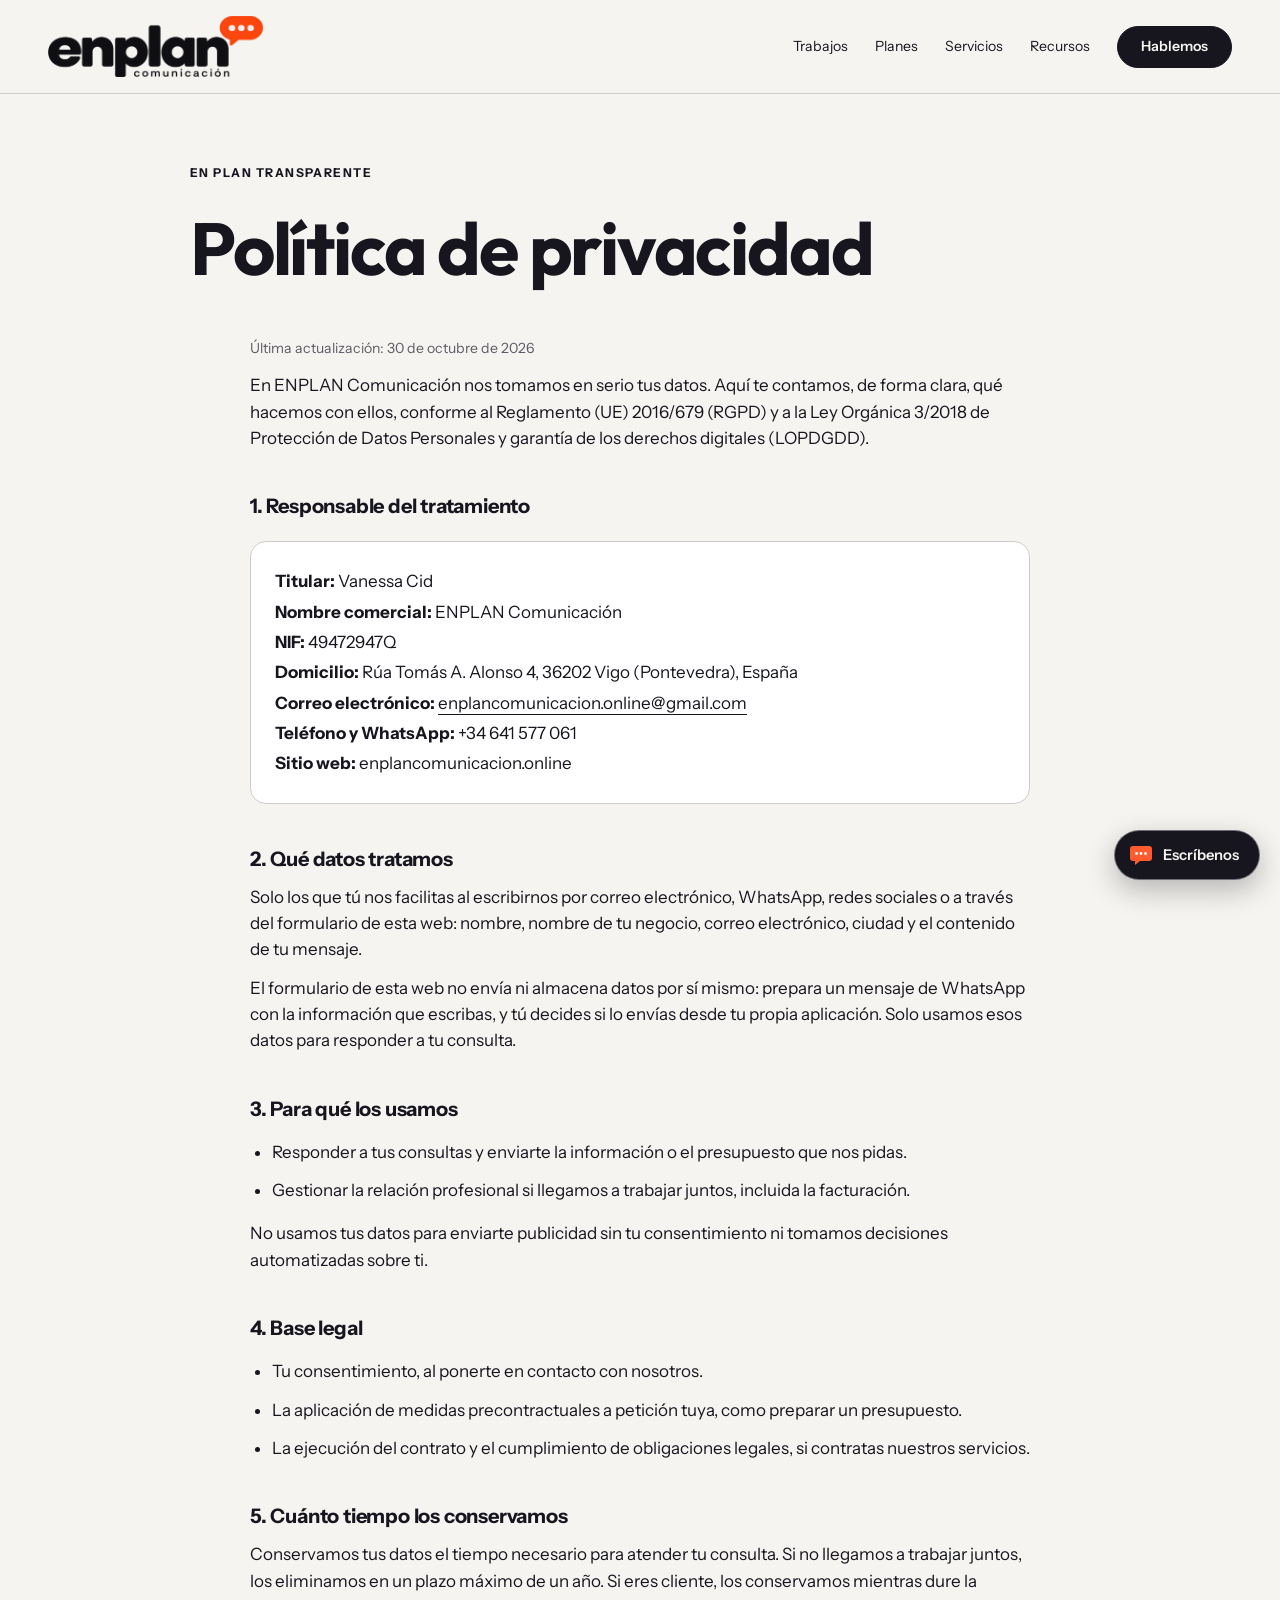
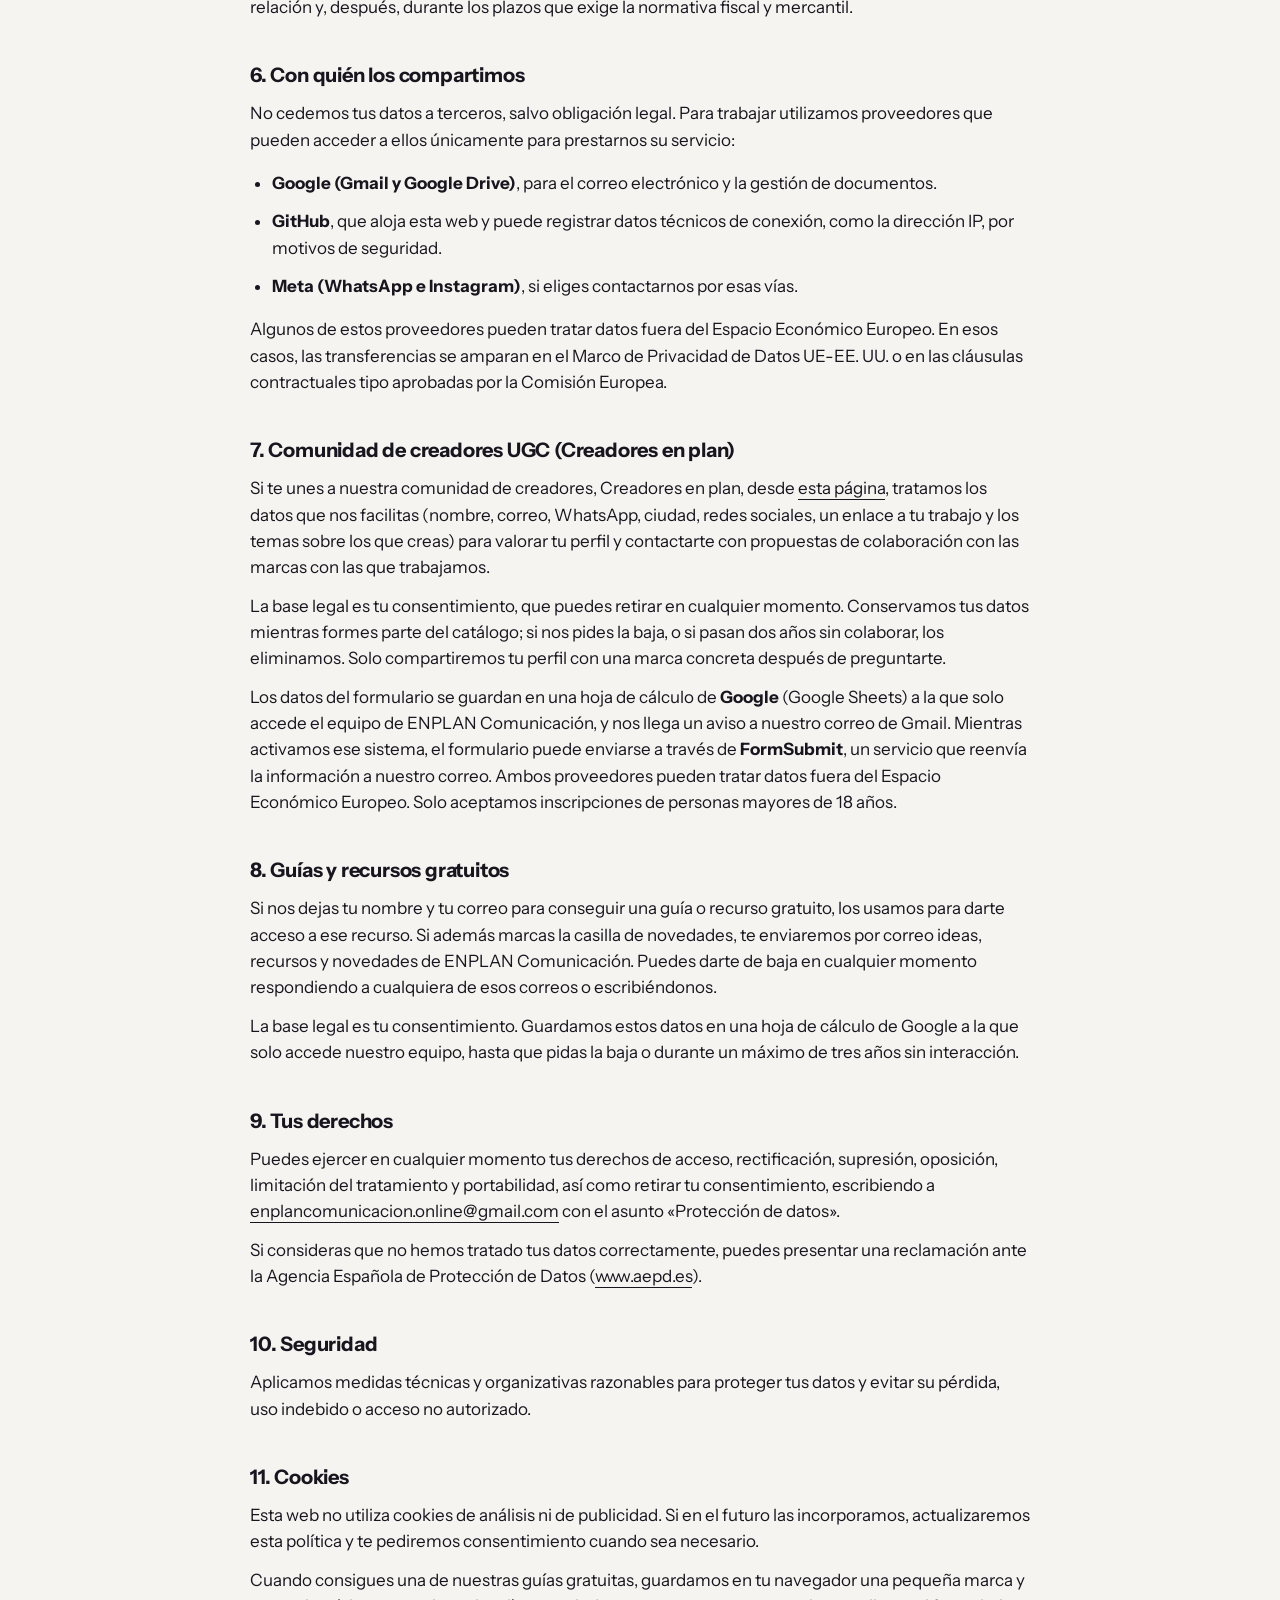
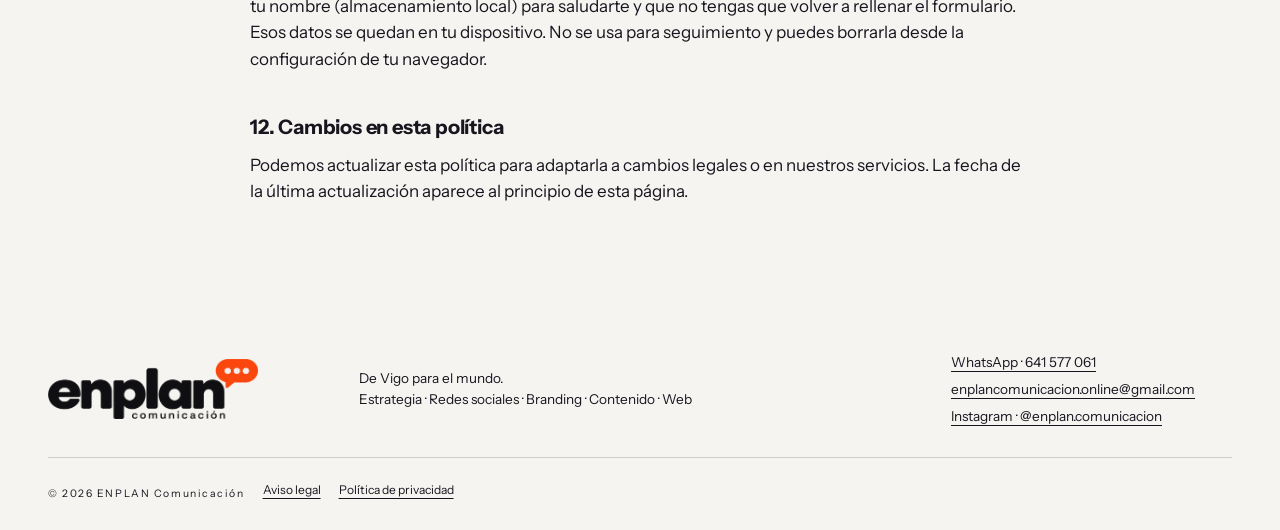
<file: privacidad.html>
<!doctype html>
<html lang="es">
<head>
<meta charset="utf-8">
<meta name="viewport" content="width=device-width,initial-scale=1,viewport-fit=cover">
<title>Política de privacidad · ENPLAN Comunicación</title>
<meta name="description" content="Política de privacidad de ENPLAN Comunicación: qué datos tratamos, para qué y cómo ejercer tus derechos.">
<meta name="robots" content="noindex,follow">
<link rel="canonical" href="https://enplancomunicacion.online/privacidad.html">
<meta name="theme-color" content="#F5F4F0">
<meta property="og:site_name" content="ENPLAN Comunicación">
<meta property="og:locale" content="es_ES">
<meta property="og:type" content="website">
<meta property="og:title" content="Política de privacidad · ENPLAN Comunicación">
<meta property="og:description" content="Política de privacidad de ENPLAN Comunicación: qué datos tratamos, para qué y cómo ejercer tus derechos.">
<meta property="og:url" content="https://enplancomunicacion.online/privacidad.html">
<meta property="og:image" content="https://enplancomunicacion.online/og-image.png">
<meta property="og:image:width" content="1200"><meta property="og:image:height" content="630">
<meta name="twitter:card" content="summary_large_image">
<link rel="icon" type="image/svg+xml" href="favicon.svg">
<link rel="apple-touch-icon" href="apple-touch-icon.png">
<link rel="preload" href="outfit-latin-800-normal.woff2" as="font" type="font/woff2" crossorigin>
<link rel="stylesheet" href="styles.css">
</head>
<body>
<a class="skip" href="#contenido">Saltar al contenido</a>
<header class="header"><a class="brand" href="index.html#inicio" aria-label="ENPLAN Comunicación, inicio"><img class="logo-completo" src="logo-enplan.png" alt="ENPLAN Comunicación" width="900" height="257"></a><button class="menu-toggle" aria-expanded="false" aria-controls="navigation">Menú</button><nav id="navigation" aria-label="Principal"><a href="index.html#trabajos">Trabajos</a><a href="index.html#planes">Planes</a><a href="index.html#servicios">Servicios</a><a href="recursos.html">Recursos</a><a class="button small" href="index.html#contacto">Hablemos</a></nav></header>
<main id="contenido"><section class="wrap page-head"><span class="eyebrow">EN PLAN TRANSPARENTE</span><h1>Política de privacidad</h1></section><section class="wrap legal"><p class="updated">Última actualización: 30 de octubre de 2026</p>
<p>En ENPLAN Comunicación nos tomamos en serio tus datos. Aquí te contamos, de forma clara, qué hacemos con ellos, conforme al Reglamento (UE) 2016/679 (RGPD) y a la Ley Orgánica 3/2018 de Protección de Datos Personales y garantía de los derechos digitales (LOPDGDD).</p>

<h2>1. Responsable del tratamiento</h2>
<div class="data">
<p><strong>Titular:</strong> Vanessa Cid</p>
<p><strong>Nombre comercial:</strong> ENPLAN Comunicación</p>
<p><strong>NIF:</strong> 49472947Q</p>
<p><strong>Domicilio:</strong> Rúa Tomás A. Alonso 4, 36202 Vigo (Pontevedra), España</p>
<p><strong>Correo electrónico:</strong> <a href="mailto:enplancomunicacion.online@gmail.com">enplancomunicacion.online@gmail.com</a></p>
<p><strong>Teléfono y WhatsApp:</strong> +34 641 577 061</p>
<p><strong>Sitio web:</strong> enplancomunicacion.online</p>
</div>

<h2>2. Qué datos tratamos</h2>
<p>Solo los que tú nos facilitas al escribirnos por correo electrónico, WhatsApp, redes sociales o a través del formulario de esta web: nombre, nombre de tu negocio, correo electrónico, ciudad y el contenido de tu mensaje.</p>
<p>El formulario de esta web no envía ni almacena datos por sí mismo: prepara un mensaje de WhatsApp con la información que escribas, y tú decides si lo envías desde tu propia aplicación. Solo usamos esos datos para responder a tu consulta.</p>

<h2>3. Para qué los usamos</h2>
<ul>
<li>Responder a tus consultas y enviarte la información o el presupuesto que nos pidas.</li>
<li>Gestionar la relación profesional si llegamos a trabajar juntos, incluida la facturación.</li>
</ul>
<p>No usamos tus datos para enviarte publicidad sin tu consentimiento ni tomamos decisiones automatizadas sobre ti.</p>

<h2>4. Base legal</h2>
<ul>
<li>Tu consentimiento, al ponerte en contacto con nosotros.</li>
<li>La aplicación de medidas precontractuales a petición tuya, como preparar un presupuesto.</li>
<li>La ejecución del contrato y el cumplimiento de obligaciones legales, si contratas nuestros servicios.</li>
</ul>

<h2>5. Cuánto tiempo los conservamos</h2>
<p>Conservamos tus datos el tiempo necesario para atender tu consulta. Si no llegamos a trabajar juntos, los eliminamos en un plazo máximo de un año. Si eres cliente, los conservamos mientras dure la relación y, después, durante los plazos que exige la normativa fiscal y mercantil.</p>

<h2>6. Con quién los compartimos</h2>
<p>No cedemos tus datos a terceros, salvo obligación legal. Para trabajar utilizamos proveedores que pueden acceder a ellos únicamente para prestarnos su servicio:</p>
<ul>
<li><strong>Google (Gmail y Google Drive)</strong>, para el correo electrónico y la gestión de documentos.</li>
<li><strong>GitHub</strong>, que aloja esta web y puede registrar datos técnicos de conexión, como la dirección IP, por motivos de seguridad.</li>
<li><strong>Meta (WhatsApp e Instagram)</strong>, si eliges contactarnos por esas vías.</li>
</ul>
<p>Algunos de estos proveedores pueden tratar datos fuera del Espacio Económico Europeo. En esos casos, las transferencias se amparan en el Marco de Privacidad de Datos UE-EE. UU. o en las cláusulas contractuales tipo aprobadas por la Comisión Europea.</p>

<h2 id="creadores">7. Comunidad de creadores UGC (Creadores en plan)</h2>
<p>Si te unes a nuestra comunidad de creadores, Creadores en plan, desde <a href="creadores.html">esta página</a>, tratamos los datos que nos facilitas (nombre, correo, WhatsApp, ciudad, redes sociales, un enlace a tu trabajo y los temas sobre los que creas) para valorar tu perfil y contactarte con propuestas de colaboración con las marcas con las que trabajamos.</p>
<p>La base legal es tu consentimiento, que puedes retirar en cualquier momento. Conservamos tus datos mientras formes parte del catálogo; si nos pides la baja, o si pasan dos años sin colaborar, los eliminamos. Solo compartiremos tu perfil con una marca concreta después de preguntarte.</p>
<p>Los datos del formulario se guardan en una hoja de cálculo de <strong>Google</strong> (Google Sheets) a la que solo accede el equipo de ENPLAN Comunicación, y nos llega un aviso a nuestro correo de Gmail. Mientras activamos ese sistema, el formulario puede enviarse a través de <strong>FormSubmit</strong>, un servicio que reenvía la información a nuestro correo. Ambos proveedores pueden tratar datos fuera del Espacio Económico Europeo. Solo aceptamos inscripciones de personas mayores de 18 años.</p>
<h2 id="guias">8. Guías y recursos gratuitos</h2>
<p>Si nos dejas tu nombre y tu correo para conseguir una guía o recurso gratuito, los usamos para darte acceso a ese recurso. Si además marcas la casilla de novedades, te enviaremos por correo ideas, recursos y novedades de ENPLAN Comunicación. Puedes darte de baja en cualquier momento respondiendo a cualquiera de esos correos o escribiéndonos.</p>
<p>La base legal es tu consentimiento. Guardamos estos datos en una hoja de cálculo de Google a la que solo accede nuestro equipo, hasta que pidas la baja o durante un máximo de tres años sin interacción.</p>
<h2>9. Tus derechos</h2>
<p>Puedes ejercer en cualquier momento tus derechos de acceso, rectificación, supresión, oposición, limitación del tratamiento y portabilidad, así como retirar tu consentimiento, escribiendo a <a href="mailto:enplancomunicacion.online@gmail.com">enplancomunicacion.online@gmail.com</a> con el asunto «Protección de datos».</p>
<p>Si consideras que no hemos tratado tus datos correctamente, puedes presentar una reclamación ante la Agencia Española de Protección de Datos (<a href="https://www.aepd.es" target="_blank" rel="noopener">www.aepd.es</a>).</p>

<h2>10. Seguridad</h2>
<p>Aplicamos medidas técnicas y organizativas razonables para proteger tus datos y evitar su pérdida, uso indebido o acceso no autorizado.</p>

<h2>11. Cookies</h2>
<p>Esta web no utiliza cookies de análisis ni de publicidad. Si en el futuro las incorporamos, actualizaremos esta política y te pediremos consentimiento cuando sea necesario.</p><p>Cuando consigues una de nuestras guías gratuitas, guardamos en tu navegador una pequeña marca y tu nombre (almacenamiento local) para saludarte y que no tengas que volver a rellenar el formulario. Esos datos se quedan en tu dispositivo. No se usa para seguimiento y puedes borrarla desde la configuración de tu navegador.</p>

<h2>12. Cambios en esta política</h2>
<p>Podemos actualizar esta política para adaptarla a cambios legales o en nuestros servicios. La fecha de la última actualización aparece al principio de esta página.</p></section></main>
<footer class="wrap footer"><div><a href="index.html" aria-label="ENPLAN Comunicación, inicio"><img class="logo-completo" src="logo-enplan.png" alt="ENPLAN Comunicación" width="900" height="257" loading="lazy"></a></div><p>De Vigo para el mundo.<br>Estrategia · Redes sociales · Branding · Contenido · Web</p><div class="footer-contact"><a href="https://wa.me/34641577061" target="_blank" rel="noopener">WhatsApp · 641 577 061</a><a href="mailto:enplancomunicacion.online@gmail.com">enplancomunicacion.online@gmail.com</a><a href="https://www.instagram.com/enplan.comunicacion/" target="_blank" rel="noopener">Instagram · @enplan.comunicacion</a></div><small class="footer-legal"><span>© <span id="year">2026</span> ENPLAN Comunicación</span><a href="aviso-legal.html">Aviso legal</a><a href="privacidad.html">Política de privacidad</a></small></footer>
<a class="wa-float" href="https://wa.me/34641577061?text=Hola%2C%20ENPLAN.%20Me%20gustar%C3%ADa%20hablar%20de%20mi%20negocio." target="_blank" rel="noopener" aria-label="Escríbenos por WhatsApp"><svg viewBox="0 0 24 24" aria-hidden="true"><path fill="#FF5B2E" d="M4 3h16a3 3 0 0 1 3 3v9a3 3 0 0 1-3 3h-9l-5 4v-4H4a3 3 0 0 1-3-3V6a3 3 0 0 1 3-3z"/><circle cx="7.5" cy="10.5" r="1.4" fill="#fff"/><circle cx="12" cy="10.5" r="1.4" fill="#fff"/><circle cx="16.5" cy="10.5" r="1.4" fill="#fff"/></svg><span>Escríbenos</span></a>
<script src="main.js"></script>
</body>
</html>
</file>
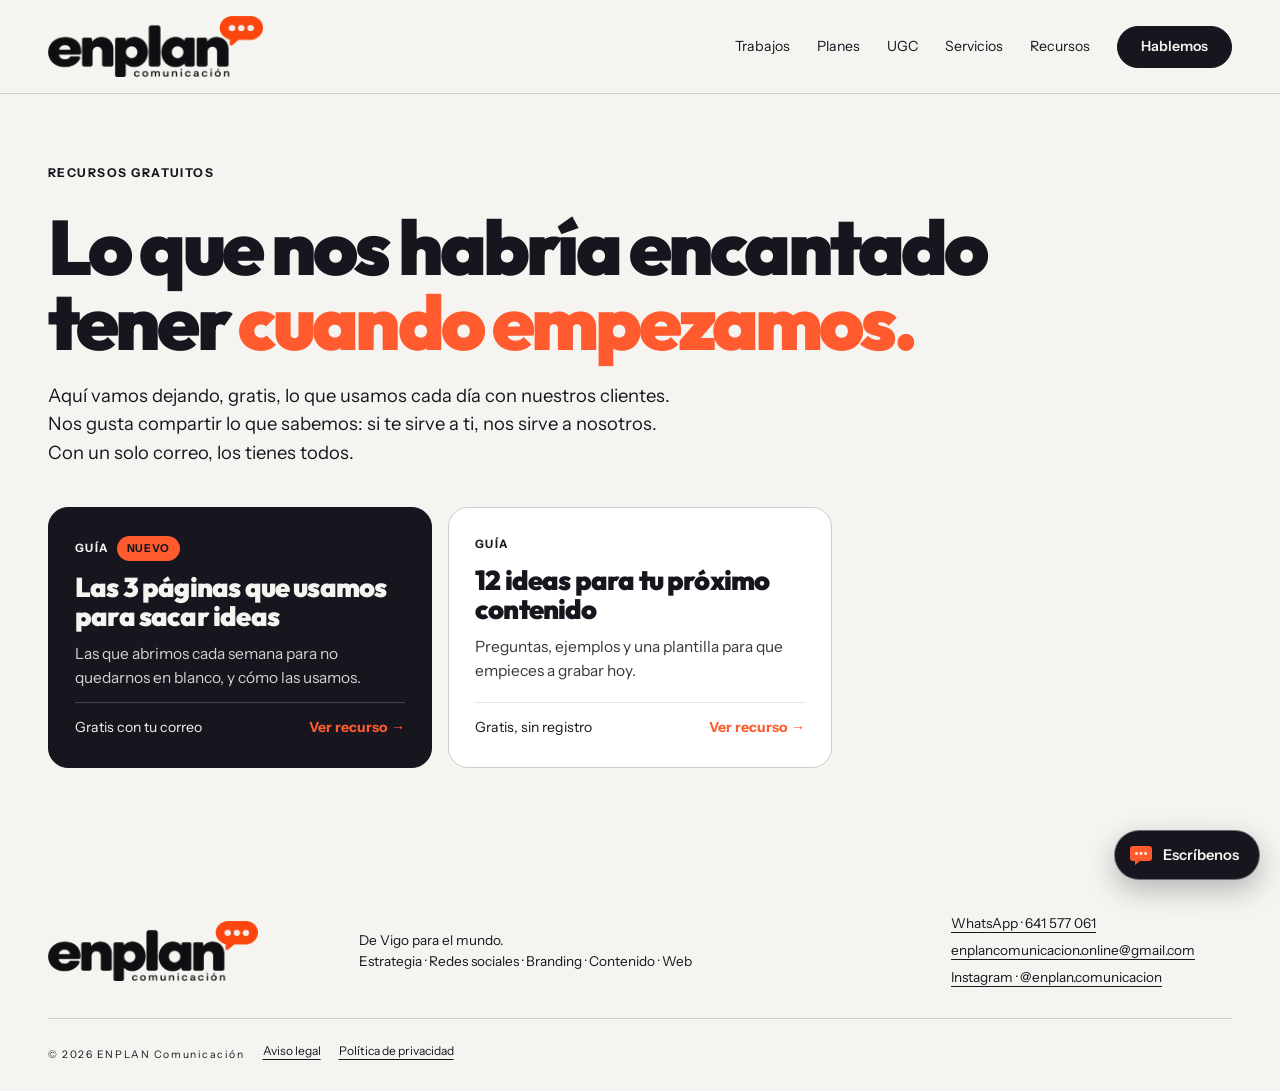
<file: recursos.html>
<!doctype html>
<html lang="es">
<head>
<meta charset="utf-8">
<meta name="viewport" content="width=device-width,initial-scale=1,viewport-fit=cover">
<title>Recursos gratuitos para crear contenido · ENPLAN Comunicación</title>
<meta name="description" content="Guías y recursos gratuitos de ENPLAN Comunicación para crear contenido, mejorar tus redes y comunicar mejor tu negocio.">
<meta name="robots" content="index,follow">
<link rel="canonical" href="https://enplancomunicacion.online/recursos.html">
<meta name="theme-color" content="#F5F4F0">
<meta property="og:site_name" content="ENPLAN Comunicación">
<meta property="og:locale" content="es_ES">
<meta property="og:type" content="website">
<meta property="og:title" content="Recursos gratuitos · ENPLAN Comunicación">
<meta property="og:description" content="Guías y recursos gratuitos para crear contenido y comunicar mejor tu negocio.">
<meta property="og:url" content="https://enplancomunicacion.online/recursos.html">
<meta property="og:image" content="https://enplancomunicacion.online/og-image.png">
<meta property="og:image:width" content="1200"><meta property="og:image:height" content="630">
<meta name="twitter:card" content="summary_large_image">
<link rel="icon" type="image/svg+xml" href="favicon.svg">
<link rel="apple-touch-icon" href="apple-touch-icon.png">
<link rel="preload" href="outfit-latin-800-normal.woff2" as="font" type="font/woff2" crossorigin>
<link rel="stylesheet" href="styles.css">
</head>
<body class="page-recursos">
<a class="skip" href="#contenido">Saltar al contenido</a>
<header class="header"><a class="brand" href="index.html#inicio" aria-label="ENPLAN Comunicación, inicio"><img class="logo-completo" src="logo-enplan.png" alt="ENPLAN Comunicación" width="900" height="257"></a><button class="menu-toggle" aria-expanded="false" aria-controls="navigation">Menú</button><nav id="navigation" aria-label="Principal"><a href="index.html#trabajos">Trabajos</a><a href="index.html#planes">Planes</a><a href="index.html#ugc">UGC</a><a href="index.html#servicios">Servicios</a><a href="recursos.html">Recursos</a><a class="button small" href="index.html#contacto">Hablemos</a></nav></header>
<main id="contenido">
<section class="wrap rs-hero"><span class="eyebrow">RECURSOS GRATUITOS</span><h1>Lo que nos habría encantado tener <span class="orange">cuando empezamos.</span></h1><p class="lead">Aquí vamos dejando, gratis, lo que usamos cada día con nuestros clientes. Nos gusta compartir lo que sabemos: si te sirve a ti, nos sirve a nosotros. Con un solo correo, los tienes todos.</p></section>
<section class="wrap rs-list"><a class="rs-card rs-new" href="herramientas.html"><div class="rs-top"><span class="rs-type">Guía</span><span class="rs-badge">NUEVO</span></div><h2>Las 3 páginas que usamos para sacar ideas</h2><p>Las que abrimos cada semana para no quedarnos en blanco, y cómo las usamos.</p><div class="rs-foot"><span>Gratis con tu correo</span><b>Ver recurso →</b></div></a><a class="rs-card" href="guia.html"><div class="rs-top"><span class="rs-type">Guía</span></div><h2>12 ideas para tu próximo contenido</h2><p>Preguntas, ejemplos y una plantilla para que empieces a grabar hoy.</p><div class="rs-foot"><span>Gratis, sin registro</span><b>Ver recurso →</b></div></a></section>
</main>
<footer class="wrap footer"><div><a href="index.html" aria-label="ENPLAN Comunicación, inicio"><img class="logo-completo" src="logo-enplan.png" alt="ENPLAN Comunicación" width="900" height="257" loading="lazy"></a></div><p>De Vigo para el mundo.<br>Estrategia · Redes sociales · Branding · Contenido · Web</p><div class="footer-contact"><a href="https://wa.me/34641577061" target="_blank" rel="noopener">WhatsApp · 641 577 061</a><a href="mailto:enplancomunicacion.online@gmail.com">enplancomunicacion.online@gmail.com</a><a href="https://www.instagram.com/enplan.comunicacion/" target="_blank" rel="noopener">Instagram · @enplan.comunicacion</a></div><small class="footer-legal"><span>© <span id="year">2026</span> ENPLAN Comunicación</span><a href="aviso-legal.html">Aviso legal</a><a href="privacidad.html">Política de privacidad</a></small></footer>
<a class="wa-float" href="https://wa.me/34641577061?text=Hola%2C%20ENPLAN.%20Me%20gustar%C3%ADa%20hablar%20de%20mi%20negocio." target="_blank" rel="noopener" aria-label="Escríbenos por WhatsApp"><svg viewBox="0 0 24 24" aria-hidden="true"><path fill="#FF5B2E" d="M4 3h16a3 3 0 0 1 3 3v9a3 3 0 0 1-3 3h-9l-5 4v-4H4a3 3 0 0 1-3-3V6a3 3 0 0 1 3-3z"/><circle cx="7.5" cy="10.5" r="1.4" fill="#fff"/><circle cx="12" cy="10.5" r="1.4" fill="#fff"/><circle cx="16.5" cy="10.5" r="1.4" fill="#fff"/></svg><span>Escríbenos</span></a>
<script src="main.js"></script>
</body>
</html>
</file>
<file: styles.css>
@font-face{font-family:'Outfit';font-style:normal;font-weight:700;font-display:swap;src:url('outfit-latin-700-normal.woff2') format('woff2')}
@font-face{font-family:'Outfit';font-style:normal;font-weight:800;font-display:swap;src:url('outfit-latin-800-normal.woff2') format('woff2')}
@font-face{font-family:'Outfit';font-style:normal;font-weight:900;font-display:swap;src:url('outfit-latin-900-normal.woff2') format('woff2')}
@font-face{font-family:'Instrument Sans';font-style:normal;font-weight:400;font-display:swap;src:url('instrument-sans-latin-400-normal.woff2') format('woff2')}
@font-face{font-family:'Instrument Sans';font-style:normal;font-weight:500;font-display:swap;src:url('instrument-sans-latin-500-normal.woff2') format('woff2')}
@font-face{font-family:'Instrument Sans';font-style:normal;font-weight:600;font-display:swap;src:url('instrument-sans-latin-600-normal.woff2') format('woff2')}
@font-face{font-family:'Instrument Sans';font-style:normal;font-weight:700;font-display:swap;src:url('instrument-sans-latin-700-normal.woff2') format('woff2')}
:root{--paper:#f5f4f0;--ink:#17161f;--orange:#ff5b2e;--lilac:#d9d4ff;--line:#cecdc9;--body:'Instrument Sans',Arial,sans-serif;--heading:'Outfit','Arial Black',Arial,sans-serif}*{box-sizing:border-box}html{scroll-behavior:smooth;scroll-padding-top:105px}body{margin:0;background:var(--paper);color:var(--ink);font-family:var(--body);font-size:17px;line-height:1.55}a{color:inherit;text-underline-offset:5px}button,input,textarea,select{font:inherit}button,a,input,select,textarea,summary{-webkit-tap-highlight-color:transparent}button,summary{cursor:pointer}a:focus-visible,button:focus-visible,summary:focus-visible,input:focus-visible,textarea:focus-visible,select:focus-visible{outline:3px solid #6849d8;outline-offset:5px}h1,h2,h3,h4,p{margin:0}h1,h2,h3,h4{font-family:var(--heading);line-height:1.04;font-weight:700;letter-spacing:-.04em}h2{font-size:clamp(2.4rem,5vw,4.4rem)}h3{font-size:2rem}p+p{margin-top:1rem}.wrap{width:min(1240px,calc(100% - 96px));margin:auto}.section{padding-top:110px;padding-bottom:110px}.eyebrow{display:block;font-size:.76rem;letter-spacing:.12em;font-weight:700;margin-bottom:26px}.orange{color:var(--orange)}.dark{background:var(--ink);color:var(--paper)}.lavender{background:var(--lilac)}.orange-bg{background:var(--orange)}.button{display:inline-flex;align-items:center;justify-content:center;padding:15px 25px;border:1px solid var(--ink);border-radius:100px;background:var(--ink);color:var(--paper);text-decoration:none;font-weight:600;min-height:48px;transition:transform .2s,background .2s}.button:hover{transform:translateY(-2px);background:#33303e}.button.outline{background:transparent;color:var(--ink)}.button.outline:hover{background:var(--ink);color:var(--paper)}.button.small{padding:9px 23px;min-height:42px}.text-link{display:block;margin-top:15px;font-size:.9rem}.fine{font-size:.88rem;line-height:1.6}.header{position:sticky;top:0;z-index:20;background:rgba(245,244,240,.96);border-bottom:1px solid var(--line);padding:16px 48px;display:flex;justify-content:space-between;align-items:center;gap:20px}.brand{text-decoration:none;display:flex;align-items:center;gap:22px}.brand-label{font-size:.65rem;letter-spacing:.2em;border-left:1px solid #b7b6b1;padding-left:22px}.header nav{display:flex;align-items:center;gap:27px;font-size:.88rem}.header nav a{text-decoration:none}.header nav a:hover{text-decoration:underline}.menu-toggle{display:none}.skip{position:fixed;top:-100px;left:20px;z-index:100;background:var(--ink);color:white;padding:14px}.skip:focus{top:12px}.hero{padding-top:40px;padding-bottom:35px}.hero-top{display:flex;justify-content:space-between;gap:24px}.hero-top .eyebrow{margin-bottom:42px}.edition{font-size:.8rem}.hero h1{font-size:clamp(3.4rem,8.8vw,8rem);line-height:1;letter-spacing:-.065em;max-width:1150px}.hero-bottom{display:flex;justify-content:space-between;gap:65px;margin-top:44px;margin-bottom:60px;align-items:start}.hero-bottom p{max-width:550px;font-size:1.12rem}.disciplines{border-top:1px solid var(--line);padding-top:24px;display:flex;justify-content:space-between;gap:20px;font-family:var(--heading);font-size:1.3rem;font-weight:600}.problem{padding:88px 0}.problem-grid,.about-grid{display:grid;grid-template-columns:1fr 1fr;gap:100px}.problem-list>p{border-bottom:1px solid #47454e;padding:0 0 19px;margin-bottom:19px;font-size:1.22rem}.answer{margin-top:30px;color:var(--lilac);font-family:var(--heading);font-size:1.8rem;line-height:1.3}.answer span{font-family:var(--body);font-size:1rem;color:var(--paper)}.section-heading{display:flex;gap:70px;justify-content:space-between;align-items:end;margin-bottom:60px}.section-heading>p{max-width:370px}.plans{display:grid;grid-template-columns:repeat(3,1fr);gap:20px;align-items:start}.plan{padding:31px 26px;border:1px solid var(--line);border-radius:18px;position:relative}.plan.recommended{background:white;border:2px solid var(--orange)}.recommended-tag{position:absolute;top:-15px;left:26px;background:var(--orange);padding:5px 13px;font-weight:700;font-size:.68rem;letter-spacing:.05em;border-radius:50px}.plan-number{font-size:.68rem;letter-spacing:.06em;display:block;margin-bottom:28px}.plan h3{font-size:2.6rem;margin-bottom:28px}.plan h3 span{color:var(--orange)}.plan-lead{font-weight:700;font-size:1.04rem;min-height:54px}.plan>p:not(.plan-lead){font-size:.94rem;min-height:138px}.difference{font-size:.86rem;border-top:1px solid var(--line);padding-top:18px;margin-top:25px;min-height:80px;font-weight:600}.price{font-family:var(--heading);font-size:3rem;font-weight:700;letter-spacing:-.05em;margin:20px 0}.price span{font:400 .85rem var(--body);letter-spacing:0;margin-left:8px}.plan .button{width:100%;font-size:.92rem;padding:13px}.plan details{margin-top:24px;font-size:.86rem}.plan summary{font-weight:600}.plan li{margin:9px 0}.plan ul{padding-left:20px}.plan-notes{max-width:920px;margin:30px auto 0;text-align:center;font-size:.9rem}.plan-notes details{margin-top:18px}.plan-notes details p{margin-top:12px}.batch{padding:95px 0}.batch-grid{display:grid;grid-template-columns:1.12fr 1fr;gap:110px;align-items:center}.batch h2{font-size:clamp(3.5rem,7vw,6rem)}.batch-subtitle{font-family:var(--heading);font-size:1.55rem;font-weight:600;line-height:1.2;margin:28px 0}.batch-buy{display:flex;flex-wrap:wrap;gap:22px;align-items:center;margin-top:30px}.batch-buy strong{font-size:2rem;font-family:var(--heading)}.batch-buy small{font:400 .85rem var(--body);display:block}.batch-detail{border:1px solid var(--ink);border-radius:18px;padding:32px;background:rgba(245,244,240,.3)}.big-number{font:700 8rem/1 var(--heading);letter-spacing:-.07em;display:flex;align-items:center;gap:25px}.big-number span{font:600 1.3rem/1.2 var(--heading);letter-spacing:-.02em}.week-grid{display:grid;grid-template-columns:repeat(4,1fr);gap:8px;margin:30px 0 14px}.week-grid span{padding:10px;background:var(--paper);text-align:center;border-radius:6px;font-size:.84rem}.week-grid span:nth-child(4n){background:var(--ink);color:var(--paper)}.batch-detail>p{font-size:.87rem}.batch-detail ol{padding-left:22px;margin:24px 0}.batch-detail li{padding:5px 0}.services{border-top:1px solid var(--ink)}.services details{border-bottom:1px solid var(--line)}.services summary{display:flex;align-items:center;gap:30px;list-style:none;padding:27px 0}.services summary::-webkit-details-marker{display:none}.services summary>span{font-size:.82rem;color:#65626d}.services summary h3{font-size:clamp(1.5rem,3vw,2.5rem);flex:1}.services summary b{font-weight:400;font-size:2rem}.services details[open] summary b{transform:rotate(45deg)}.services details>div{max-width:750px;padding:0 0 30px 50px}.services h4{font-size:1.4rem;margin-bottom:15px}.services a{display:inline-block;margin-top:20px;font-weight:600}.services+.fine{margin-top:23px}.about{padding:95px 0}.about h2{font-size:clamp(2.3rem,4.5vw,4rem);margin-bottom:30px}.about-intro{font-size:1.4rem}.person{margin-top:26px;border-top:1px solid #47454e;padding-top:20px}.person h3{font-size:1.7rem;color:var(--lilac);margin-bottom:8px}.about .fine{margin-top:25px}.process{display:grid;grid-template-columns:repeat(4,1fr);gap:32px;margin-top:55px}.process span{display:block;color:#8b391f;font-size:.84rem;margin-bottom:26px}.process h3{font-size:1.7rem;margin-bottom:14px}.process p{font-size:.95rem}.resource{display:grid;grid-template-columns:1.2fr 1fr;gap:65px;background:var(--lilac);border-radius:20px;padding:55px;margin-bottom:10px;align-items:center}.resource p{margin:25px 0}.resource-note{border-left:1px solid #a9a0d3;padding:20px 0 20px 40px}.resource-note span{font-size:.78rem}.resource-note p{font:600 2.2rem/1.15 var(--heading)}.resource-note em{font-style:normal;text-decoration:underline;text-decoration-color:var(--orange);text-decoration-thickness:4px}.faq{display:grid;grid-template-columns:.7fr 1.3fr;gap:90px}.faq details{border-bottom:1px solid var(--line);padding:21px 0}.faq summary{font-weight:600;padding-right:15px}.faq details p{margin-top:15px;font-size:.95rem}.contact{padding:85px 0}.contact-grid{display:grid;grid-template-columns:1fr 1fr;gap:100px}.contact h2{font-size:clamp(3.5rem,6vw,5.5rem);margin-bottom:25px}.contact form{min-width:0}.contact label{display:block;font-size:.84rem;font-weight:600;margin:14px 0 7px}.contact input,.contact textarea,.contact select{border:0;border-bottom:1px solid #7c2c16;border-radius:0;background:transparent;width:100%;padding:10px 0;color:var(--ink);outline-offset:3px}.contact input::placeholder,.contact textarea::placeholder{color:#49281e;opacity:1}.contact select{font-size:.96rem}.form-row{display:grid;grid-template-columns:1fr 1fr;gap:25px}.contact button{margin-top:25px}.contact .fine{margin-top:16px;font-size:.78rem}.contact #prepared-message{background:var(--paper);padding:16px;border-radius:8px;margin-top:15px}.contact #form-status{font-weight:600;margin-top:15px;font-size:.9rem}#direct-contact{display:flex;gap:18px;margin-top:25px;flex-wrap:wrap}.footer{padding-top:45px;padding-bottom:28px;display:grid;grid-template-columns:1fr 2fr 1fr;gap:30px;align-items:center}.footer strong{font:800 2.5rem/1 var(--heading);letter-spacing:-.07em}.footer span:not(#year){display:block;font-size:.65rem;letter-spacing:.15em;margin-top:8px}.footer p,.footer>a{font-size:.85rem}.footer small{grid-column:1/-1;padding-top:20px;border-top:1px solid var(--line);font-size:.75rem}.guide-head{padding-top:80px;padding-bottom:65px;max-width:900px}.guide-head h1{font-size:clamp(3rem,6vw,5rem);margin-bottom:30px}.guide-grid{display:grid;grid-template-columns:1fr 1fr;gap:20px;padding-bottom:70px}.idea{border:1px solid var(--line);border-radius:14px;padding:30px}.idea .eyebrow{color:#8b391f;margin-bottom:20px}.idea h2{font-size:1.8rem;margin-bottom:20px}.idea p{font-size:.95rem}.idea .example{border-top:1px solid var(--line);padding-top:16px;margin-top:20px}.template{padding:40px;border:1px solid var(--ink);border-radius:16px;margin-bottom:70px}.template h2{font-size:2rem;margin-bottom:20px}.template li{margin:10px 0}
@media(min-width:1500px){.hero{padding-top:55px}.hero h1{font-size:8.5rem}}@media(max-width:1050px){.wrap{width:calc(100% - 56px)}.header{padding:16px 28px}.brand-label{display:none}.header nav{gap:20px}.batch-grid,.problem-grid,.about-grid,.contact-grid{gap:45px}.plan{padding:28px 20px}.plan h3{font-size:2.1rem}.plan>p:not(.plan-lead){min-height:175px}.plan-lead{min-height:78px}.faq{gap:45px}.resource{padding:40px;gap:30px}.section-heading{gap:35px}.price span{display:block;margin-left:0}.process{gap:20px}}@media(max-width:760px){html{scroll-padding-top:90px}.wrap{width:calc(100% - 40px)}.header{padding:13px 20px}.brand-label{display:block;font-size:.55rem;padding-left:12px}.brand{gap:12px}.menu-toggle{display:block;border:1px solid var(--ink);background:transparent;border-radius:40px;padding:7px 14px;font-size:.85rem}.header nav{display:none;position:absolute;top:100%;left:0;right:0;background:var(--paper);padding:24px;border-bottom:1px solid var(--line);flex-direction:column;align-items:stretch;gap:22px}.header nav.open{display:flex}.hero{padding-top:30px}.edition{display:none}.hero-top .eyebrow{font-size:.63rem;margin-bottom:30px}.hero h1{font-size:clamp(3rem,10.2vw,4.8rem)}.hero-bottom{display:block;margin-top:30px;margin-bottom:35px}.hero-bottom>div{margin-top:26px}.hero-bottom p{font-size:1rem}.disciplines{flex-wrap:wrap;justify-content:flex-start;gap:10px 22px;font-size:1rem}.problem,.batch,.about,.contact{padding:60px 0}.section{padding-top:65px;padding-bottom:65px}.problem-grid,.batch-grid,.about-grid,.contact-grid,.faq,.resource{grid-template-columns:1fr;gap:35px}.section-heading{display:block;margin-bottom:40px}.section-heading>p{margin-top:24px;max-width:none}.plans{grid-template-columns:1fr;gap:35px}.plan{padding:30px}.plan h3{font-size:2.8rem}.plan-lead,.plan>p:not(.plan-lead),.difference{min-height:0}.plan>p:not(.plan-lead){margin-top:16px}.price span{display:inline;margin-left:8px}.plan-notes{text-align:left}.batch h2{font-size:4rem}.big-number{font-size:7rem}.batch-detail{padding:26px}.services summary{gap:16px}.services details>div{padding-left:0}.process{grid-template-columns:1fr 1fr;gap:35px 24px;margin-top:35px}.process h3{font-size:1.5rem}.resource{padding:30px}.resource-note{padding:25px 0 0;border-left:0;border-top:1px solid #a9a0d3}.resource-note p{font-size:1.8rem}.faq{gap:25px}.contact h2{font-size:3.8rem}.footer{grid-template-columns:1fr}.footer small{grid-column:auto}.guide-head{padding-top:55px;padding-bottom:40px}.guide-grid{grid-template-columns:1fr}.template{padding:25px}.form-row{grid-template-columns:1fr;gap:0}}@media(prefers-reduced-motion:reduce){html{scroll-behavior:auto}*,*::before,*::after{transition:none!important;animation:none!important}}@media print{.header,.footer,.button,.skip{display:none}.guide-grid{display:block}.idea{break-inside:avoid;margin-bottom:20px}.wrap{width:100%}.guide-head{padding:10px 0}body{font-size:12pt;background:white}}

/* Identidad: logo original completo y titulares redondeados. */
.logo-completo{display:block;width:215px;height:auto;max-width:100%;object-fit:contain}
h1,h2,h3,h4{font-weight:600;letter-spacing:-.025em;line-height:1.1}
.hero h1{letter-spacing:-.035em;line-height:1.06;font-weight:600}
.plan h3{font-size:2.45rem;line-height:1.06}
.footer .logo-completo{width:210px}
@media(max-width:1050px){.plan h3{font-size:2.05rem}.header nav{gap:18px}}
@media(max-width:760px){.header .logo-completo{width:165px}.plan h3{font-size:2.7rem}.hero h1{font-size:clamp(2.9rem,9.8vw,4.8rem)}}

/* Jerarquía refinada: expresiva en grandes titulares, sobria en títulos medios. */
h3,h4,.plan-lead,.batch-subtitle,.person h3,.process h3,.services summary h3,.services h4,.idea h2,.template h2{font-family:var(--body);font-weight:700;letter-spacing:-.025em;line-height:1.18}
.plan h3{font-family:var(--body);font-weight:700;letter-spacing:-.035em}
.disciplines{font-family:var(--body);font-weight:600}
.price{font-family:var(--body);font-weight:500;letter-spacing:-.045em}
.batch-buy strong{font-family:var(--body);font-weight:500;letter-spacing:-.03em}
.big-number{font-family:var(--body);font-weight:400;letter-spacing:-.055em}
.big-number span{font-family:var(--body);font-weight:600}
.plan-number,.process>div>span,.services summary>span,.week-grid span{font-weight:400}

/* Equipo: tono cercano y perfiles con más personalidad. */
.person .person-tagline{font-weight:700;font-size:1.12rem;margin-bottom:12px}
.about-close{border-top:1px solid #47454e;padding-top:28px;margin-top:30px}
.about-close h3{font-size:1.5rem;margin-bottom:15px}
.about-cta{background:var(--lilac);color:var(--ink);border-color:var(--lilac);margin-top:24px}
.about-cta:hover{background:var(--paper);color:var(--ink)}
.about-grid>div>.about-intro{margin-bottom:20px}
.about-grid>div>.person:first-child{margin-top:0}

/* ===== Añadidos ENPLAN ===== */
.button.ink{background:var(--ink);color:var(--paper)}
.footer a{text-decoration:underline;text-underline-offset:4px}
/* Contacto directo */
#direct-contact a{display:inline-flex;align-items:center;gap:8px;border:1px solid var(--ink);border-radius:100px;padding:10px 20px;font-weight:600;text-decoration:none;min-height:44px;transition:background .2s,color .2s}
#direct-contact a:hover{background:var(--ink);color:var(--orange)}
/* Botón flotante de WhatsApp */
.wa-float{position:fixed;right:20px;bottom:calc(20px + env(safe-area-inset-bottom,0px));z-index:30;display:inline-flex;align-items:center;gap:10px;background:var(--ink);color:var(--paper);text-decoration:none;font-weight:600;font-size:.92rem;padding:12px 20px 12px 14px;border-radius:100px;box-shadow:0 10px 28px rgba(23,22,31,.28);transition:transform .2s}
.wa-float:hover{transform:translateY(-2px)}
.wa-float svg{width:24px;height:24px;flex:none}
@media(max-width:760px){.wa-float{padding:14px;right:16px}.wa-float span{position:absolute;width:1px;height:1px;overflow:hidden;clip:rect(0 0 0 0)}}
/* Pie */
.footer-contact{display:flex;flex-direction:column;gap:6px;font-size:.85rem;align-items:flex-start}
.footer-legal{display:flex;flex-wrap:wrap;gap:6px 18px;align-items:center}
/* Páginas interiores */
.page-head{padding-top:70px;padding-bottom:30px;max-width:900px}
.page-head h1{font-size:clamp(2.6rem,6vw,4.6rem);font-weight:600;letter-spacing:-.03em;line-height:1.05;margin-bottom:22px}
.page-head p{font-size:1.1rem;max-width:640px}
.legal{max-width:780px;padding-bottom:90px}
.legal h2{font-family:var(--body);font-size:1.25rem;font-weight:700;letter-spacing:-.01em;line-height:1.3;margin:42px 0 12px}
.legal p,.legal li{margin:0 0 12px}
.legal ul{padding-left:22px}
.legal .updated{font-size:.88rem;color:#5e5c66}
.data{background:#fff;border:1px solid var(--line);border-radius:16px;padding:22px 24px;margin:22px 0}
.data p{margin:4px 0}
.guide-actions{display:flex;flex-wrap:wrap;gap:14px;margin-top:30px}
.not-found{min-height:60vh;display:flex;flex-direction:column;justify-content:center;gap:24px;padding-top:80px;padding-bottom:80px}
.not-found h1{font-size:clamp(3rem,8vw,6rem);font-weight:600;letter-spacing:-.04em;line-height:1}
@media print{.wa-float,.guide-actions{display:none}}

/* ===== Planes simplificados ===== */
.included{display:grid;grid-template-columns:.8fr 1.6fr;gap:40px;align-items:center;background:var(--ink);color:var(--paper);border-radius:20px;padding:34px 38px;margin-bottom:34px}
.included .eyebrow{color:var(--lilac);margin-bottom:12px}
.included-title{font-family:var(--heading);font-weight:600;font-size:1.9rem;line-height:1.1;letter-spacing:-.02em}
.included-list{list-style:none;margin:0;padding:0;display:grid;grid-template-columns:1fr 1fr;gap:12px 28px}
.included-list li{position:relative;padding-left:26px;font-size:.98rem}
.included-list li::before{content:"";position:absolute;left:0;top:.42em;width:12px;height:12px;border-radius:50%;background:var(--orange)}
.plan h3{margin-bottom:22px}
.plan-who{border-top:1px solid var(--line);border-bottom:1px solid var(--line);padding:18px 0;display:flex;flex-direction:column;gap:6px}
.plan-who span{font-size:.72rem;letter-spacing:.1em;text-transform:uppercase;font-weight:700;color:#8b391f}
.plan-who strong{font-size:1.25rem;line-height:1.25}
.plan-who small{font-size:.9rem;color:#4b4954}
.plan-extras{list-style:none;padding:0;margin:16px 0 0;font-size:.92rem;font-weight:600}
.plan-extras li{margin:6px 0}
.plans .price{margin:22px 0 18px}
@media(max-width:900px){.included{grid-template-columns:1fr;gap:22px;padding:28px}}
@media(max-width:560px){.included-list{grid-template-columns:1fr}}

/* ===== Contacto: texto claro sobre naranja ===== */
.contact.orange-bg{color:#fff}
.contact.orange-bg .eyebrow{color:#fff}
.contact.orange-bg label{color:#fff}
.contact.orange-bg input,.contact.orange-bg textarea,.contact.orange-bg select{color:#fff;border-bottom-color:rgba(255,255,255,.75)}
.contact.orange-bg input::placeholder,.contact.orange-bg textarea::placeholder{color:rgba(255,255,255,.85)}
.contact.orange-bg option{color:var(--ink);background:#fff}
.contact.orange-bg .fine,.contact.orange-bg #form-status{color:#fff}
.contact.orange-bg .fine a{color:#fff}
.contact.orange-bg #prepared-message{color:var(--ink)}
.contact.orange-bg #direct-contact a{border-color:#fff;color:#fff}
.contact.orange-bg #direct-contact a:hover{background:#fff;color:var(--orange)}
.contact.orange-bg .button:not(.outline){background:var(--ink);color:#fff;border-color:var(--ink)}
.contact.orange-bg a:focus-visible,.contact.orange-bg input:focus-visible,.contact.orange-bg textarea:focus-visible,.contact.orange-bg select:focus-visible,.contact.orange-bg button:focus-visible{outline-color:#fff}

/* Formulario: consentimiento y antispam */
.hp{position:absolute;left:-9999px;width:1px;height:1px;opacity:0}
.contact label.consent{display:flex;gap:10px;align-items:flex-start;font-weight:500;font-size:.88rem;margin-top:22px}
.contact label.consent input{width:18px;height:18px;flex:none;margin-top:2px;accent-color:var(--ink);border:0;padding:0}
.contact button:disabled{opacity:.7;cursor:wait}

/* ===== Tipografía: Outfit en titulares grandes ===== */
h1,h2{font-family:var(--heading);font-weight:800;letter-spacing:-.035em;line-height:1.04}
.hero h1{font-weight:800;letter-spacing:-.035em;line-height:1.02}
.batch h2,.contact h2,.not-found h1{font-weight:900}
.answer,.resource-note p,.included-title{font-family:var(--heading);font-weight:700;letter-spacing:-.02em}
.wa-float{border:1px solid rgba(245,244,240,.4)}

/* ===== Portada simplificada ===== */
.hero{padding-top:56px;padding-bottom:56px}
.hero h1{font-size:clamp(2.8rem,6.4vw,6.2rem);max-width:1050px;margin-top:6px}
.hero-bottom{margin-bottom:28px}
.hero-actions{display:flex;flex-wrap:wrap;gap:12px}
.hero-note{border-top:1px solid var(--line);padding-top:20px;font-size:.92rem;color:#4b4954}
.plan-desc{font-size:1rem;line-height:1.55;min-height:0!important;margin:0 0 6px}
.plan details{margin:18px 0 24px;font-size:.92rem}
.plan details ul{margin:12px 0 0}
.plans .plan{display:flex;flex-direction:column}
.plans .plan .button{margin-top:auto}
.plans{align-items:stretch}
p.plan-notes{margin-top:28px}
.services-grid{list-style:none;margin:0 0 34px;padding:0;display:grid;grid-template-columns:repeat(3,minmax(0,1fr));gap:0;border-top:1px solid var(--ink)}
.services-grid li{border-bottom:1px solid var(--line);padding:24px 24px 24px 0;display:flex;flex-direction:column;gap:6px}
.services-grid strong{font-size:1.25rem;line-height:1.2}
.services-grid span{font-size:.95rem;color:#4b4954}
@media(max-width:900px){.services-grid{grid-template-columns:repeat(2,minmax(0,1fr))}}
@media(max-width:560px){.services-grid{grid-template-columns:1fr}}
.resource-card{display:grid;gap:8px;background:var(--lilac);border-radius:20px;padding:34px 38px;text-decoration:none;transition:transform .2s}
.resource-card:hover{transform:translateY(-3px)}
.resource-card .eyebrow{margin-bottom:4px}
.resource-card strong{font-family:var(--heading);font-weight:800;font-size:clamp(1.8rem,3.4vw,2.6rem);letter-spacing:-.03em;line-height:1.05}
.resource-cta{font-weight:600}
.contact h2{font-size:clamp(2.6rem,4.8vw,4.4rem)}
.contact-actions{display:flex;flex-wrap:wrap;gap:12px;margin-top:28px}
.contact.orange-bg .button.light-outline{background:transparent;color:#fff;border-color:#fff}
.contact.orange-bg .button.light-outline:hover{background:#fff;color:var(--orange)}
.team-line{margin-top:34px!important;padding-top:22px;border-top:1px solid rgba(255,255,255,.5);font-size:.95rem;max-width:520px}

/* ===== Versión visual: trabajos, imágenes y contacto ===== */
.visually-hidden{position:absolute!important;width:1px;height:1px;overflow:hidden;clip:rect(0 0 0 0);white-space:nowrap}
img{max-width:100%;height:auto;display:block}
.hero{padding-top:48px;padding-bottom:40px;display:flex;flex-direction:column;gap:44px}
.hero h1{font-size:clamp(2.6rem,6vw,5.6rem);max-width:1000px;margin:6px 0 22px}
.hero-lead{font-size:1.15rem;max-width:620px}
.hero-actions{display:flex;flex-wrap:wrap;gap:12px;margin-top:26px}
.hero-note{border-top:0;padding-top:0;margin-top:18px!important;font-size:.92rem;color:#4b4954}
.hero-media{margin:0}
.hero-media img{width:100%;border-radius:22px}
.hero-media figcaption,.works-note,.batch-media figcaption{font-size:.88rem;color:#4b4954;margin-top:12px}
.hero-media figcaption{display:flex;flex-wrap:wrap;gap:6px 22px}
.hero-media figcaption a{font-weight:600}
.works{display:grid;grid-template-columns:repeat(3,minmax(0,1fr));gap:22px}
.work-card{background:#fff;border:1px solid var(--line);border-radius:20px;overflow:hidden;display:flex;flex-direction:column}
.work-card img{width:100%;aspect-ratio:1448/1086;object-fit:cover}
.work-body{padding:20px 22px 24px;display:flex;flex-direction:column;align-items:flex-start;gap:6px}
.work-body .eyebrow{margin-bottom:0}
.work-body h3{font-family:var(--body);font-weight:700;font-size:1.5rem;letter-spacing:-.02em;margin-bottom:10px}
.works-note{margin-top:18px}
@media(max-width:900px){.works{grid-template-columns:1fr;max-width:640px}}
.plan h3{font-family:var(--body);font-weight:700}
.batch-media{margin:0}
.batch-media img{width:100%;border-radius:20px;box-shadow:0 18px 40px rgba(23,22,31,.12)}
.batch .fine{margin-top:16px}
.big-number,.price{font-family:var(--body);font-weight:500}
.services-grid li{padding:24px 28px 26px 0;gap:8px}
.services-grid h3{font-family:var(--body);font-weight:700;font-size:1.25rem;letter-spacing:-.01em;line-height:1.2}
.services-grid p{font-size:.95rem;color:#4b4954;margin:0}
.services-grid a{font-weight:600;font-size:.92rem;margin-top:auto;text-decoration:underline;text-underline-offset:4px}
.resource-card{display:flex;justify-content:space-between;align-items:center;gap:28px;flex-wrap:wrap;background:var(--lilac);border-radius:20px;padding:36px 40px}
.resource-card h2{font-size:clamp(1.8rem,3.4vw,2.8rem);margin-bottom:8px}
.resource-card:hover{transform:none}
.wa-main{margin-top:26px;font-size:1.05rem;padding:16px 28px}
.contact-list{list-style:none;padding:0;margin:24px 0 0;display:flex;flex-direction:column;gap:8px;font-size:1rem}
.contact.orange-bg .contact-list a{color:#fff;font-weight:600;word-break:break-word}
.optional{font-weight:400;opacity:.9}
.form-status{font-size:.95rem!important}
@media(max-width:760px){.footer{padding-bottom:110px}.hero{gap:30px}.hero h1{margin-bottom:16px}}
@media(prefers-reduced-motion:reduce){.button:hover,.wa-float:hover{transform:none}}

/* ===== Precios ===== */
.plans .price{font-family:var(--body);font-weight:500;font-size:2.6rem;letter-spacing:-.04em;margin:6px 0 18px;line-height:1}
.plans .price small{display:block;font-size:.8rem;letter-spacing:.08em;text-transform:uppercase;font-weight:700;color:#8b391f;margin-bottom:6px}
.plans .price span{font-size:.9rem;letter-spacing:0;font-weight:400;margin-left:6px}
.plan-notes{max-width:760px;margin:28px auto 0;text-align:center;font-size:.92rem;display:flex;flex-direction:column;gap:6px}
.plan-notes p{margin:0}
.batch-quote{font-size:.92rem;margin-top:14px!important;max-width:460px}

/* ===== Animaciones al desplazarse ===== */
.js .reveal{opacity:0;transform:translateY(28px);transition:opacity .7s ease,transform .7s cubic-bezier(.2,.7,.2,1)}
.js .reveal.reveal-img{transform:translateY(36px) scale(.96)}
.js .reveal.in{opacity:1;transform:none}
.js .hero-text>*{animation:rise .8s cubic-bezier(.2,.7,.2,1) both}
.js .hero-text>*:nth-child(2){animation-delay:.08s}
.js .hero-text>*:nth-child(3){animation-delay:.16s}
.js .hero-text>*:nth-child(4){animation-delay:.24s}
.js .hero-text>*:nth-child(5){animation-delay:.32s}
.js .hero-media img{animation:heroImg 1.1s .25s cubic-bezier(.2,.7,.2,1) both}
@keyframes rise{from{opacity:0;transform:translateY(22px)}to{opacity:1;transform:none}}
@keyframes heroImg{from{opacity:0;transform:translateY(40px) scale(.94)}to{opacity:1;transform:none}}
.work-card img,.batch-media img{transition:transform .6s cubic-bezier(.2,.7,.2,1)}
.work-card:hover img{transform:scale(1.03)}
.work-card{transition:box-shadow .3s,transform .3s}
.work-card:hover{box-shadow:0 18px 40px rgba(23,22,31,.12);transform:translateY(-4px)}
@media(prefers-reduced-motion:reduce){
 .js .reveal,.js .reveal.reveal-img{opacity:1;transform:none;transition:none}
 .js .hero-text>*,.js .hero-media img{animation:none}
 .work-card:hover,.work-card:hover img{transform:none}
}
@media print{.js .reveal{opacity:1!important;transform:none!important}}

/* Servicio destacado: UGC */
.services-grid .service-featured{grid-column:1/-1;background:var(--lilac,#D9D4FF);padding:28px 32px 30px;margin:0 0 0;border-bottom:1px solid var(--ink);position:relative}
.services-grid .service-featured h3{font-size:1.6rem}
.services-grid .service-featured p{max-width:62ch;color:var(--ink,#17161F);font-size:1rem}
.service-tag{align-self:flex-start;background:var(--orange,#FF5B2E);color:#fff;font-weight:700;font-size:.72rem;letter-spacing:.08em;padding:4px 10px;border-radius:999px}
@media(max-width:560px){.services-grid .service-featured{padding:24px 20px}}
.services-grid .service-tag{color:#fff;font-size:.72rem;line-height:1.4}

/* Sección UGC */
.ugc{border-top:1px solid var(--line)}
.ugc .batch-grid{grid-template-columns:1fr 1.05fr}
@media(max-width:760px){.ugc .batch-grid{grid-template-columns:1fr}.ugc .batch-media{order:2}}

/* Página de creadores UGC */
.creators-head h1{font-weight:900;font-size:clamp(2.8rem,6vw,5.2rem);max-width:1000px}
.creators-head .lead{font-size:1.15rem;max-width:720px;margin-top:26px}
.creator-steps{list-style:none;padding:0;margin:40px 0 0;display:grid;grid-template-columns:repeat(3,1fr);gap:16px}
.creator-steps li{border-top:2px solid var(--ink);padding-top:14px;font-size:.98rem}
.creator-steps b{display:block;font-family:var(--heading);font-size:1.6rem;color:var(--orange);margin-bottom:6px}
.creators-form-wrap{padding-bottom:100px}
.creator-form{background:#fff;border:1px solid var(--line);border-radius:20px;padding:44px;max-width:920px}
.creator-form fieldset{border:0;padding:0;margin:0 0 34px}
.creator-form legend{font-family:var(--heading);font-weight:800;font-size:1.7rem;letter-spacing:-.03em;margin-bottom:6px;padding:0}
.creator-form label:not(.chip):not(.consent),.creator-form .field-label{display:block;font-size:.86rem;font-weight:600;margin:16px 0 7px}
.creator-form input:not([type=checkbox]),.creator-form select,.creator-form textarea{width:100%;border:0;border-bottom:1px solid #a9a7a2;border-radius:0;background:transparent;padding:10px 0;color:var(--ink)}
.creator-form input:focus,.creator-form select:focus,.creator-form textarea:focus{border-bottom-color:var(--orange);outline:none}
.creator-form .optional{font-weight:400;color:#65626d}
.chips{display:flex;flex-wrap:wrap;gap:8px}
.chip{position:relative;cursor:pointer}
.chip input{position:absolute;opacity:0;width:1px;height:1px}
.chip span{display:inline-block;border:1px solid var(--ink);border-radius:40px;padding:7px 14px;font-size:.88rem;font-weight:500;transition:background .15s,color .15s}
.chip input:checked+span{background:var(--ink);color:var(--paper)}
.chip input:focus-visible+span{outline:3px solid #6849d8;outline-offset:3px}
.creator-form .consent{display:flex;gap:10px;align-items:flex-start;font-size:.9rem;margin-top:14px}
.creator-form .consent input{width:18px;height:18px;flex:none;margin-top:3px;accent-color:var(--ink)}
.creator-form button{margin-top:26px}
.creator-form .fine{margin-top:14px;font-size:.8rem;color:#4b4954}
.creator-ok{background:var(--lilac);border-radius:20px;padding:44px;max-width:920px}
.creator-ok h2{font-weight:900;font-size:clamp(2rem,4vw,3rem);margin-bottom:16px}
.ugc-join{display:block;margin-top:18px;font-weight:600;font-size:.95rem}
@media(max-width:760px){.creator-steps{grid-template-columns:1fr}.creator-form,.creator-ok{padding:26px 20px}}
.page-head.creators-head{max-width:none}

/* Ajustes de uso en móvil y táctil */
.contact select,.contact input,.contact textarea{font-size:16px}
.menu-toggle{min-height:44px;min-width:64px}
.header nav a:not(.button){padding:10px 0}
.hero-media figcaption a{display:inline-block;padding:12px 4px;margin:-12px -4px}
.contact label.consent,.creator-form .consent{padding:6px 0;cursor:pointer}
.contact label.consent input,.creator-form .consent input{width:22px;height:22px;margin-top:0}
.chip span{padding:11px 16px;min-height:44px;display:inline-flex;align-items:center;line-height:1.2}
.creator-form input:not([type=checkbox]),.creator-form select,.creator-form textarea{font-size:16px;min-height:48px}
.creator-form select{-webkit-appearance:none;appearance:none;background-image:linear-gradient(45deg,transparent 50%,#17161f 50%),linear-gradient(135deg,#17161f 50%,transparent 50%);background-position:calc(100% - 14px) 50%,calc(100% - 9px) 50%;background-size:5px 5px;background-repeat:no-repeat;padding-right:28px}
.creator-form button{min-height:54px}
@media(max-width:760px){
 .creators-head{padding-top:40px}
 .creators-head .lead{font-size:1.02rem}
 .creator-steps{gap:12px;margin-top:28px}
 .creator-form legend{font-size:1.45rem}
 .creator-form fieldset{margin-bottom:26px}
 .creator-form button,.contact button[type=submit]{width:100%}
 .chips{gap:8px}
 .creators-form-wrap{padding-bottom:110px}
}
@media(max-width:760px){
 .creator-steps li{display:flex;gap:14px;align-items:baseline;border-top-width:1px;padding-top:10px}
 .creator-steps b{font-size:1.25rem;margin:0;flex:none}
 .page-creadores .wa-float{display:none}
}
@media(max-width:760px){.creator-steps b{width:30px}}

/* Creadores en plan */
.creators-cta{display:flex;align-items:center;justify-content:space-between;gap:40px;margin-top:70px;padding:40px 44px;border-radius:22px;background:var(--ink);color:var(--paper);text-decoration:none;transition:transform .25s}
.creators-cta:hover{transform:translateY(-3px)}
.creators-cta .eyebrow{color:var(--lilac);margin-bottom:14px}
.creators-cta h3{font-weight:900;font-size:clamp(1.9rem,3.6vw,3rem);line-height:1}
.creators-cta p{margin-top:14px;max-width:640px;color:#d9d7e0}
.creators-cta .button{background:var(--orange);border-color:var(--orange);color:var(--ink);flex:none}
.ugc{padding-bottom:95px}
.cr-hero{padding-top:70px;padding-bottom:30px}
.cr-hero h1{font-weight:900;font-size:clamp(2.8rem,7vw,6rem);line-height:.98;letter-spacing:-.055em;max-width:1050px}
.cr-hero .lead{font-size:1.2rem;max-width:680px;margin-top:26px}
.cr-hero-actions{display:flex;flex-wrap:wrap;gap:12px;margin-top:30px}
.cr-badge{display:inline-flex;align-items:center;gap:10px;margin-top:26px;background:var(--lilac);border-radius:40px;padding:10px 18px;font-weight:600;font-size:.95rem}
.cr-badge span{color:var(--orange)}
.cr-section{padding-top:80px;padding-bottom:30px}
.cr-heading{margin-bottom:40px}
.cr-heading h2{font-weight:900;font-size:clamp(2.2rem,4.6vw,3.8rem);max-width:900px}
.cr-heading .eyebrow{margin-bottom:18px}
.cr-benefits{list-style:none;padding:0;margin:0;display:grid;grid-template-columns:repeat(3,1fr);gap:16px}
.cr-benefit{background:#fff;border:1px solid var(--line);border-radius:18px;padding:28px 26px}
.cr-num{display:inline-flex;align-items:center;justify-content:center;width:38px;height:38px;border-radius:50%;background:var(--orange);color:var(--ink);font-weight:700;font-size:.82rem;margin-bottom:18px}
.cr-benefit h3{font-family:var(--body);font-weight:700;font-size:1.25rem;letter-spacing:-.01em;line-height:1.2;margin-bottom:8px}
.cr-benefit p{font-size:.97rem;color:#3d3b45}
.cr-band{padding:80px 0;margin-top:70px}
.cr-steps{list-style:none;padding:0;margin:0;display:grid;grid-template-columns:repeat(4,1fr);gap:20px}
.cr-steps li{border-top:2px solid var(--ink);padding-top:18px}
.cr-steps b{display:block;font-family:var(--heading);font-weight:900;font-size:2.2rem;color:var(--orange);line-height:1;margin-bottom:12px}
.cr-steps h3{font-family:var(--body);font-weight:700;font-size:1.2rem;letter-spacing:-.01em;margin-bottom:6px}
.cr-steps p{font-size:.97rem}
.cr-who{display:grid;grid-template-columns:1fr 1fr;gap:16px}
.cr-who-col{border-radius:18px;padding:30px;background:#fff;border:1px solid var(--line)}
.cr-who-col.alt{background:var(--ink);color:var(--paper);border-color:var(--ink)}
.cr-who-col h3{font-family:var(--body);font-weight:700;font-size:1.3rem;letter-spacing:-.01em;margin-bottom:14px}
.cr-who-col ul{list-style:none;padding:0;margin:0}
.cr-who-col li{padding:10px 0 10px 28px;border-top:1px solid rgba(23,22,31,.12);position:relative}
.cr-who-col li:before{content:"✓";position:absolute;left:0;color:var(--orange);font-weight:700}
.cr-who-col.alt li{border-color:rgba(245,244,240,.15)}
.cr-who-col.alt li:before{content:"✕"}
.creators-form-wrap{padding-top:80px}
.cr-form-head{margin-bottom:30px;max-width:920px}
.cr-form-head h2{font-weight:900;font-size:clamp(2.2rem,4.6vw,3.8rem)}
.cr-form-head p{margin-top:14px;font-size:1.05rem}
.cr-faq{padding-bottom:110px}
.cr-faq details{border-bottom:1px solid var(--line);padding:18px 0}
.cr-faq summary{font-weight:600;cursor:pointer;min-height:28px}
.cr-faq details p{margin-top:12px;font-size:.97rem;max-width:760px}
@media(max-width:1050px){.cr-benefits{grid-template-columns:repeat(2,1fr)}.cr-steps{grid-template-columns:repeat(2,1fr);gap:28px 20px}}
@media(max-width:760px){
 .creators-cta{flex-direction:column;align-items:flex-start;gap:22px;padding:30px 24px;margin-top:50px}
 .creators-cta .button{width:100%}
 .ugc{padding-bottom:60px}
 .cr-hero{padding-top:40px}
 .cr-hero .lead{font-size:1.05rem}
 .cr-hero-actions .button{flex:1 1 100%}
 .cr-section{padding-top:56px}
 .cr-heading{margin-bottom:26px}
 .cr-benefits,.cr-steps,.cr-who{grid-template-columns:1fr}
 .cr-benefit{padding:22px 20px}
 .cr-band{padding:56px 0;margin-top:50px}
 .cr-steps{gap:22px}
 .cr-steps li{display:flex;gap:16px;padding-top:14px}
 .cr-steps b{font-size:1.6rem;width:40px;flex:none;margin:0}
 .cr-who-col{padding:24px 20px}
 .creators-form-wrap{padding-top:56px}
}
@media(max-width:760px){
 .cr-benefits{gap:10px}
 .cr-benefit{display:grid;grid-template-columns:38px 1fr;column-gap:14px;padding:18px}
 .cr-num{grid-row:span 2;margin:0}
 .cr-benefit h3{font-size:1.1rem;margin:6px 0 4px}
}
.cr-badges{display:flex;flex-wrap:wrap;gap:10px;margin-top:26px}
.cr-badges .cr-badge{margin-top:0}
.creator-form .chips{margin-bottom:6px}
.creator-form>label:first-of-type{margin-top:0}
.ugc-actions{gap:12px}
@media(max-width:760px){.ugc-actions .button{width:100%}}

/* Guía gratuita: 3 páginas para sacar ideas */
.g-hero{display:grid;grid-template-columns:1.15fr .85fr;gap:60px;align-items:start;padding-top:70px;padding-bottom:70px}
.g-hero h1{font-weight:900;font-size:clamp(2.6rem,5.6vw,4.8rem);line-height:.98;letter-spacing:-.05em}
.g-hero .lead{font-size:1.18rem;max-width:560px;margin-top:24px}
.g-points{list-style:none;padding:0;margin:28px 0 0;display:grid;gap:10px}
.g-points li{position:relative;padding-left:30px;font-weight:600}
.g-points li:before{content:"✓";position:absolute;left:0;top:0;width:20px;height:20px;border-radius:50%;background:var(--orange);color:var(--ink);font-size:.72rem;display:grid;place-items:center}
.g-box{background:var(--ink);color:var(--paper);border-radius:22px;padding:36px 34px;position:sticky;top:110px}
.g-box h2{font-weight:900;font-size:2rem;letter-spacing:-.04em;margin-bottom:6px}
.g-box p{color:#d9d7e0}
.g-form label:not(.consent){display:block;font-size:.84rem;font-weight:600;margin:18px 0 6px}
.g-form input:not([type=checkbox]){width:100%;min-height:50px;border:0;border-radius:12px;background:var(--paper);color:var(--ink);padding:12px 14px;font-size:16px}
.g-form input:focus{outline:3px solid var(--orange);outline-offset:2px}
.g-form .consent{display:flex;gap:10px;align-items:flex-start;font-size:.86rem;margin-top:14px;padding:4px 0;cursor:pointer;color:#d9d7e0}
.g-form .consent input{width:22px;height:22px;flex:none;accent-color:var(--orange)}
.g-form .consent a{color:var(--paper)}
.g-form .button{width:100%;margin-top:20px;min-height:54px;background:var(--orange);border-color:var(--orange);color:var(--ink)}
.g-status{margin-top:12px;font-weight:600;color:var(--lilac)}
.g-done .button{margin-top:20px;background:var(--orange);border-color:var(--orange);color:var(--ink)}
.g-content{padding-bottom:100px}
.g-sub{margin-top:16px;font-size:1.08rem;max-width:680px}
.tools{display:grid;grid-template-columns:repeat(3,1fr);gap:16px}
.tool{background:#fff;border:1px solid var(--line);border-radius:18px;padding:28px 26px;display:flex;flex-direction:column;gap:10px}
.tool-num{font-family:var(--heading);font-weight:900;font-size:2rem;color:var(--orange);line-height:1}
.tool h3{font-family:var(--body);font-weight:700;font-size:1.3rem;letter-spacing:-.01em}
.tool p{font-size:.97rem;color:#3d3b45}
.tool-link{display:flex;justify-content:space-between;align-items:center;gap:10px;border:1px solid var(--ink);border-radius:12px;padding:12px 14px;min-height:48px;text-decoration:none;font-size:.9rem;overflow-wrap:anywhere}
.tool-link b{flex:none;color:var(--orange)}
.tool-link:hover{background:var(--ink);color:var(--paper)}
.tool-tip{background:var(--lilac);border-radius:12px;padding:12px 14px;font-size:.9rem!important;color:var(--ink)!important;margin-top:auto}
.g-cta{display:flex;justify-content:space-between;align-items:center;gap:24px;flex-wrap:wrap;margin-top:40px;background:var(--orange);border-radius:20px;padding:30px 34px}
.g-cta h3{font-weight:900;font-size:1.8rem;letter-spacing:-.03em}
.g-cta p{margin-top:6px}
.page-guia .wa-float{display:none}
@media(max-width:1050px){.g-hero{grid-template-columns:1fr;gap:36px}.g-box{position:static}.tools{grid-template-columns:1fr 1fr}}
@media(max-width:760px){
 .g-hero{padding-top:36px;padding-bottom:50px}
 .g-hero .lead{font-size:1.04rem}
 .g-box{padding:28px 22px}
 .tools{grid-template-columns:1fr}
 .tool{padding:22px 20px}
 .g-cta{padding:26px 22px}.g-cta .button{width:100%}
}
/* Recursos en la portada */
.resources{display:grid;grid-template-columns:1.2fr 1fr;gap:16px}
.resource-card.featured{background:var(--ink);color:var(--paper)}
.resource-card.featured .button{background:var(--orange);border-color:var(--orange);color:var(--ink)}
.resource-card .new{display:inline-block;background:var(--orange);color:var(--ink);font-weight:700;font-size:.7rem;letter-spacing:.08em;padding:4px 10px;border-radius:30px;margin-left:8px;vertical-align:middle}
@media(max-width:900px){.resources{grid-template-columns:1fr}.resource-card .button{width:100%}}

/* Página de recursos */
.rs-hero{padding-top:70px;padding-bottom:40px}
.rs-hero h1{font-weight:900;font-size:clamp(2.6rem,6vw,5rem);line-height:.98;letter-spacing:-.05em;max-width:1000px}
.rs-hero .lead{font-size:1.15rem;max-width:640px;margin-top:22px}
.rs-list{display:grid;grid-template-columns:repeat(3,1fr);gap:16px;padding-bottom:100px}
.rs-card{display:flex;flex-direction:column;gap:12px;background:#fff;border:1px solid var(--line);border-radius:20px;padding:28px 26px;text-decoration:none;min-height:260px;transition:transform .2s,border-color .2s}
.rs-card:hover{transform:translateY(-3px);border-color:var(--ink)}
.rs-card.rs-new{background:var(--ink);color:var(--paper);border-color:var(--ink)}
.rs-top{display:flex;gap:8px;align-items:center}
.rs-type{font-size:.72rem;font-weight:700;letter-spacing:.12em;text-transform:uppercase}
.rs-badge{background:var(--orange);color:var(--ink);font-weight:700;font-size:.68rem;letter-spacing:.08em;padding:4px 10px;border-radius:30px}
.rs-card h2{font-weight:900;font-size:1.7rem;line-height:1.05;letter-spacing:-.03em}
.rs-card p{font-size:.97rem;opacity:.85}
.rs-foot{margin-top:auto;display:flex;justify-content:space-between;align-items:center;gap:10px;font-size:.88rem;padding-top:14px;border-top:1px solid rgba(23,22,31,.12)}
.rs-new .rs-foot{border-color:rgba(245,244,240,.2)}
.rs-foot b{color:var(--orange)}
.g-more{margin-top:24px;font-weight:600}
.resources-all{display:inline-block;margin-top:16px;font-weight:600;padding:10px 0}
@media(max-width:1050px){.rs-list{grid-template-columns:1fr 1fr}}
@media(max-width:760px){.rs-hero{padding-top:36px;padding-bottom:28px}.rs-list{grid-template-columns:1fr;padding-bottom:70px}.rs-card{min-height:0;padding:22px 20px}}
.g-letter{background:var(--lilac);border-radius:20px;padding:30px 34px;margin-bottom:22px;max-width:860px;font-size:1.08rem}
.g-hi{font-family:var(--heading);font-weight:900;font-size:1.8rem;letter-spacing:-.03em;margin-bottom:8px}
.g-note{margin-top:30px;background:var(--ink);color:var(--paper);border-radius:22px;padding:36px 38px}
.g-note .eyebrow{color:var(--lilac);margin-bottom:12px}
.g-note h3{font-weight:900;font-size:clamp(1.8rem,3.4vw,2.6rem);letter-spacing:-.04em;line-height:1.02}
.g-note p{margin-top:14px;max-width:720px;color:#d9d7e0}
.g-note .g-sign{font-family:var(--heading);font-weight:800;color:var(--orange);font-size:1.15rem}
.g-note-actions{display:flex;flex-wrap:wrap;gap:12px;margin-top:22px}
.g-note-actions .button{background:var(--orange);border-color:var(--orange);color:var(--ink)}
.g-note-actions .button.outline{background:transparent;border-color:var(--paper);color:var(--paper)}
.g-more a{padding:10px 0;display:inline-block}
@media(max-width:760px){.g-letter{padding:24px 20px;font-size:1rem}.g-note{padding:28px 22px}.g-note-actions .button{width:100%}}
</file>
